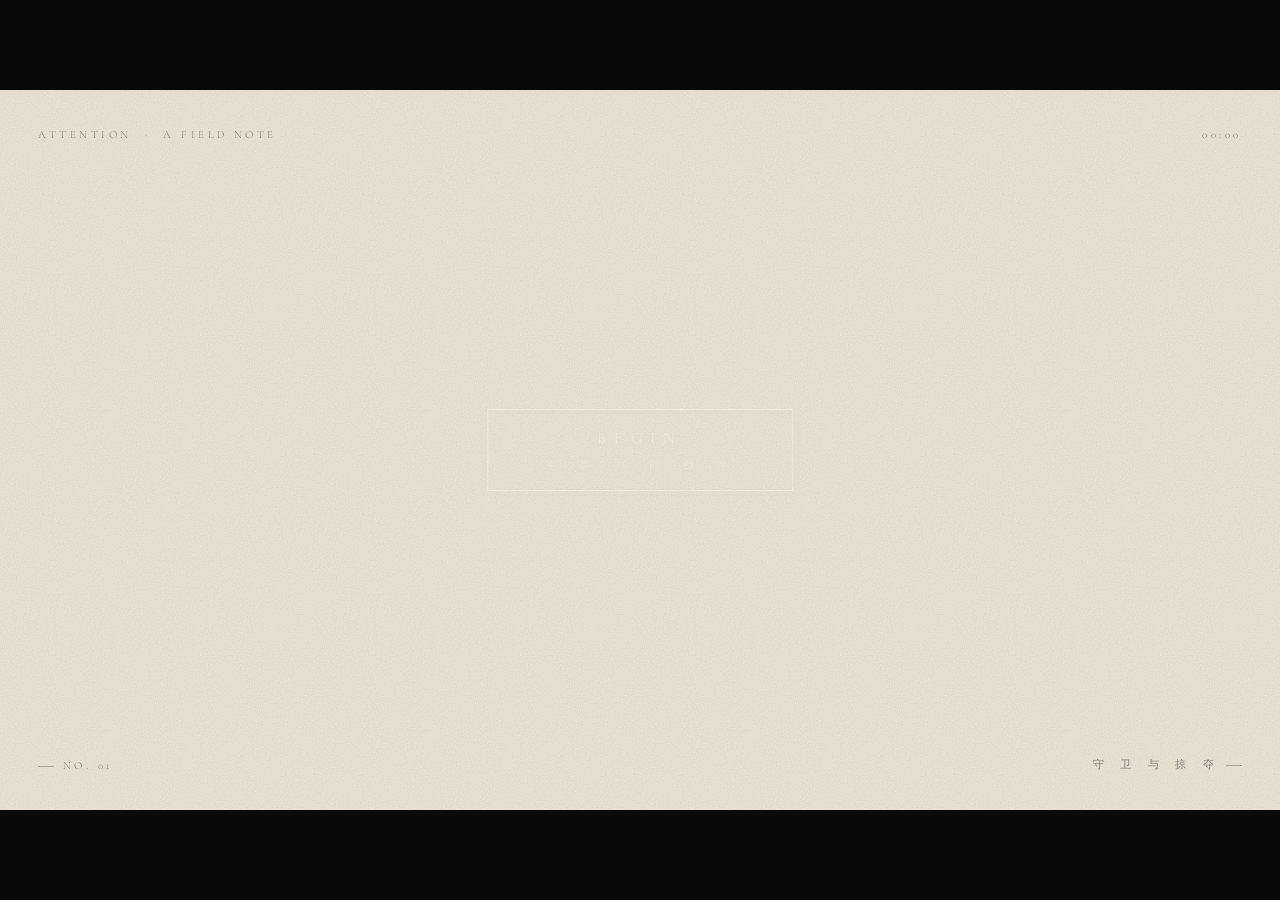
<file: attention.html>
<!DOCTYPE html>
<html lang="zh">
<head>
<meta charset="UTF-8">
<title>注意力的战争</title>
<meta name="viewport" content="width=device-width,initial-scale=1">
<link rel="preconnect" href="https://fonts.googleapis.com">
<link rel="preconnect" href="https://fonts.gstatic.com" crossorigin>
<link href="https://fonts.googleapis.com/css2?family=Cormorant+Garamond:ital,wght@0,300;0,400;0,500;1,300&family=Noto+Sans+SC:wght@200;300;400;500&family=Noto+Serif+SC:wght@300;400;500;600;700&display=swap" rel="stylesheet">
<script src="https://cdnjs.cloudflare.com/ajax/libs/gsap/3.12.5/gsap.min.js"></script>
<style>
  :root {
    --ink:    #0a0a0a;
    --bone:   #efe9d8;
    --bone-2: #e6dfca;
    --blood:  #d6321f;
    --line:   rgba(10,10,10,0.6);
    --line-l: rgba(10,10,10,0.22);
  }
  * { margin:0; padding:0; box-sizing:border-box; -webkit-font-smoothing:antialiased; }
  html, body {
    width:100%; height:100%;
    background: var(--ink);
    overflow: hidden;
    font-family: 'Noto Sans SC', sans-serif;
    color: var(--ink);
  }
  body { display:flex; align-items:center; justify-content:center; }

  /* ============== 纸感颗粒（极淡） ============== */
  body::after {
    content:''; position:fixed; inset:0; pointer-events:none; z-index:200;
    background-image:
      url("data:image/svg+xml;utf8,<svg xmlns='http://www.w3.org/2000/svg' width='320' height='320'><filter id='n'><feTurbulence type='fractalNoise' baseFrequency='0.85' numOctaves='2' stitchTiles='stitch'/><feColorMatrix values='0 0 0 0 0 0 0 0 0 0 0 0 0 0 0 0 0 0 0.18 0'/></filter><rect width='100%' height='100%' filter='url(%23n)'/></svg>");
    opacity: 0.5; mix-blend-mode: multiply;
  }

  .stage {
    position: relative;
    width: 100vw;
    height: 56.25vw;
    max-height: 100vh;
    max-width: 177.78vh;
    background: var(--bone);
    overflow: hidden;
    --u: calc(min(100vw, 177.78vh) / 100);
  }

  .shot { position:absolute; inset:0; display:none; }
  .shot.on { display:block; }

  /* ============== 通用排版 ============== */
  .center {
    position:absolute; top:50%; left:50%;
    transform: translate(-50%,-50%);
  }
  .ch { display:inline-block; }
  .red { color: var(--blood); }
  .red-dot {
    display:inline-block;
    width: calc(var(--u) * 0.55);
    height: calc(var(--u) * 0.55);
    border-radius: 50%;
    background: var(--blood);
    vertical-align: middle;
    margin: 0 calc(var(--u) * 0.6);
    transform: translateY(-0.05em);
  }

  /* ============== 全局角标（极简） ============== */
  .corner {
    position:absolute;
    font-family: 'Cormorant Garamond', serif;
    font-weight: 300;
    font-size: calc(var(--u) * 0.85);
    letter-spacing: 0.32em;
    color: var(--ink);
    opacity: 0.45;
    z-index: 40;
    text-transform: uppercase;
  }
  .corner.tl { top: calc(var(--u) * 3); left: calc(var(--u) * 3); }
  .corner.tr { top: calc(var(--u) * 3); right: calc(var(--u) * 3); }
  .corner.bl { bottom: calc(var(--u) * 3); left: calc(var(--u) * 3); }
  .corner.br { bottom: calc(var(--u) * 3); right: calc(var(--u) * 3); }
  .corner.bl::before {
    content:''; display:inline-block;
    width: calc(var(--u) * 1.2); height: 1px;
    background: var(--ink); opacity: 0.6;
    vertical-align: middle; margin-right: calc(var(--u) * 0.7);
  }
  .corner.br::after {
    content:''; display:inline-block;
    width: calc(var(--u) * 1.2); height: 1px;
    background: var(--ink); opacity: 0.6;
    vertical-align: middle; margin-left: calc(var(--u) * 0.7);
  }

  /* ============== 控制条 ============== */
  .controls {
    position: fixed;
    bottom: 18px; left: 50%;
    transform: translateX(-50%);
    z-index: 500;
    display: flex; gap: 8px;
    background: rgba(10,10,10,0.88);
    padding: 10px 14px;
    border: 1px solid #2a2a2a;
    color: var(--bone);
    font-family: 'Cormorant Garamond', serif;
    letter-spacing: 0.18em;
    font-size: 12px;
    align-items: center;
  }
  .controls button {
    background: transparent; color: var(--bone);
    border: 1px solid #555;
    padding: 6px 12px;
    font-family: inherit; font-size: 11px;
    letter-spacing: 0.2em;
    cursor: pointer;
  }
  .controls button:hover { background: var(--blood); border-color: var(--blood); }
  .controls .scrubber {
    width: 320px;
    -webkit-appearance: none; appearance: none;
    height: 1px; background: #555; outline: none;
    cursor: pointer;
  }
  .controls .scrubber::-webkit-slider-thumb {
    -webkit-appearance: none; appearance: none;
    width: 11px; height: 11px;
    background: var(--blood); border-radius: 50%;
    cursor: pointer;
  }
  .controls .scrubber::-moz-range-thumb {
    width: 11px; height: 11px;
    background: var(--blood); border-radius: 50%;
    cursor: pointer; border: none;
  }
  .controls .tc { min-width: 92px; text-align:center; font-variant-numeric:tabular-nums; }
  .controls.hidden { display:none; }

  .start-btn {
    position: fixed; top: 50%; left: 50%;
    transform: translate(-50%, -50%);
    background: transparent;
    color: var(--bone);
    border: 1px solid var(--bone);
    padding: 18px 56px;
    font-family: 'Cormorant Garamond', serif;
    font-weight: 300;
    font-size: 16px;
    letter-spacing: 0.5em;
    cursor: pointer; z-index: 1000;
    text-transform: uppercase;
  }
  .start-btn:hover { background: var(--blood); border-color: var(--blood); }
  .start-btn.hidden { display: none; }
  .start-btn .sub {
    display:block;
    font-family: 'Noto Sans SC', sans-serif;
    font-weight: 300;
    font-size: 11px;
    letter-spacing: 0.6em;
    margin-top: 8px;
    opacity: 0.7;
  }

  .loader {
    position: fixed; top: calc(50% + 80px); left: 50%;
    transform: translateX(-50%);
    color: var(--bone); opacity: 0.5;
    font-family: 'Cormorant Garamond', serif;
    font-size: 11px; letter-spacing: 0.4em;
    z-index: 999;
  }
  .loader.hidden { display:none; }

  /* ============== S1: 开场 一个红点 ============== */
  .s1-dot {
    position:absolute; top:50%; left:50%;
    width: calc(var(--u) * 0.9);
    height: calc(var(--u) * 0.9);
    border-radius: 50%;
    background: var(--blood);
    transform: translate(-50%,-50%) scale(0);
    opacity: 0;
  }
  .s1-title {
    position:absolute;
    bottom: calc(var(--u) * 14);
    left: 50%;
    transform: translateX(-50%);
    font-family:'Noto Serif SC', serif;
    font-weight: 300;
    font-size: calc(var(--u) * 1.6);
    letter-spacing: 0.7em;
    color: var(--ink);
    opacity: 0;
    white-space: nowrap;
  }
  .s1-en {
    position:absolute;
    top: calc(var(--u) * 14);
    left: 50%;
    transform: translateX(-50%);
    font-family: 'Cormorant Garamond', serif;
    font-style: italic;
    font-weight: 300;
    font-size: calc(var(--u) * 1.3);
    letter-spacing: 0.45em;
    color: var(--ink);
    opacity: 0;
    text-transform: uppercase;
    white-space: nowrap;
  }

  /* ============== S2: 这个世界就是 / 注意力的战争 ============== */
  .s2-row1 {
    position:absolute;
    top: calc(var(--u) * 32);
    left: calc(var(--u) * 14);
    font-family:'Noto Serif SC', serif;
    font-weight: 400;
    font-size: calc(var(--u) * 3.4);
    letter-spacing: 0.18em;
    color: var(--ink);
    opacity:0;
  }
  .s2-row2 {
    position:absolute;
    top: calc(var(--u) * 42);
    left: calc(var(--u) * 14);
    font-family:'Noto Serif SC', serif;
    font-weight: 600;
    font-size: calc(var(--u) * 11);
    letter-spacing: 0.05em;
    color: var(--ink);
    line-height: 1;
  }
  .s2-row2 .ch { opacity:0; display:inline-block; }
  .s2-line {
    position:absolute;
    top: calc(var(--u) * 56);
    left: calc(var(--u) * 14);
    width: calc(var(--u) * 28);
    height: 1px;
    background: var(--ink);
    transform-origin: left;
    transform: scaleX(0);
  }
  .s2-meta {
    position:absolute;
    top: calc(var(--u) * 58);
    left: calc(var(--u) * 14);
    font-family: 'Cormorant Garamond', serif;
    font-style: italic;
    font-weight: 300;
    font-size: calc(var(--u) * 1.05);
    letter-spacing: 0.4em;
    color: var(--ink);
    opacity: 0;
  }

  /* ============== S3: 撕碎 / 千刀万剐 / 最高警戒 ============== */
  .s3-stack {
    position:absolute;
    top: 50%; left: calc(var(--u) * 14);
    transform: translateY(-50%);
    display:flex; flex-direction:column;
    gap: calc(var(--u) * 2.4);
  }
  .s3-line {
    display:flex; align-items:center;
    gap: calc(var(--u) * 1.4);
    opacity:0;
  }
  .s3-num {
    font-family: 'Cormorant Garamond', serif;
    font-style: italic;
    font-weight: 300;
    font-size: calc(var(--u) * 1.3);
    color: var(--blood);
    width: calc(var(--u) * 4);
    letter-spacing: 0.2em;
  }
  .s3-text {
    font-family: 'Noto Serif SC', serif;
    font-weight: 500;
    font-size: calc(var(--u) * 4.6);
    letter-spacing: 0.06em;
    color: var(--ink);
  }
  .s3-text .strike {
    position:relative;
    display:inline-block;
  }
  .s3-text .strike::after {
    content:'';
    position:absolute;
    left: -4%; right: -4%;
    top: 50%;
    height: calc(var(--u) * 0.18);
    background: var(--blood);
    transform: scaleX(0);
    transform-origin: left;
  }
  .s3-stack.struck .s3-text .strike::after {
    transform: scaleX(1);
    transition: transform 0.7s cubic-bezier(.6,0,.3,1);
    transition-delay: 0.4s;
  }
  .s3-mark {
    position:absolute;
    right: calc(var(--u) * 14);
    top: calc(var(--u) * 24);
    width: calc(var(--u) * 6);
    height: calc(var(--u) * 6);
    border: 1px solid var(--ink);
    display:flex; align-items:center; justify-content:center;
    font-family: 'Cormorant Garamond', serif;
    font-size: calc(var(--u) * 2.4);
    color: var(--blood);
    opacity:0;
  }

  /* ============== S4: 目标只有两个 ============== */
  .s4-title {
    position:absolute;
    top: calc(var(--u) * 22);
    left: calc(var(--u) * 14);
    font-family:'Noto Serif SC', serif;
    font-weight:400;
    font-size: calc(var(--u) * 2.4);
    letter-spacing: 0.3em;
    color: var(--ink);
    opacity:0;
  }
  .s4-big {
    position:absolute;
    top: calc(var(--u) * 32);
    left: calc(var(--u) * 14);
    font-family:'Cormorant Garamond', serif;
    font-weight: 300;
    font-size: calc(var(--u) * 32);
    letter-spacing: -0.04em;
    line-height: 0.9;
    color: var(--ink);
    opacity:0;
  }
  .s4-sub {
    position:absolute;
    top: calc(var(--u) * 70);
    left: calc(var(--u) * 14);
    font-family:'Noto Sans SC', sans-serif;
    font-weight: 300;
    font-size: calc(var(--u) * 1.3);
    letter-spacing: 0.5em;
    color: var(--ink);
    opacity: 0;
  }
  .s4-dot {
    position:absolute;
    top: calc(var(--u) * 36);
    left: calc(var(--u) * 30);
    width: calc(var(--u) * 0.7);
    height: calc(var(--u) * 0.7);
    background: var(--blood);
    border-radius: 50%;
    opacity:0;
  }

  /* ============== S5/S6: 01 / 02 守护 / 掠夺 ============== */
  .num-shot {
    padding: calc(var(--u) * 10) calc(var(--u) * 14);
    height:100%;
    display:flex; align-items:center; gap: calc(var(--u) * 8);
  }
  .num-shot .big {
    font-family: 'Cormorant Garamond', serif;
    font-weight: 300;
    font-size: calc(var(--u) * 38);
    line-height: 1;
    letter-spacing: -0.04em;
    color: var(--ink);
    opacity: 0;
  }
  .num-shot .big sup {
    font-family: 'Cormorant Garamond', serif;
    font-style: italic;
    font-size: calc(var(--u) * 4);
    color: var(--blood);
    vertical-align: super;
    margin-left: calc(var(--u) * 1);
    letter-spacing: 0.2em;
  }
  .num-shot .meta {
    font-family: 'Cormorant Garamond', serif;
    font-style: italic;
    font-weight: 300;
    font-size: calc(var(--u) * 1.15);
    color: var(--ink);
    letter-spacing: 0.4em;
    margin-bottom: calc(var(--u) * 1.2);
    opacity: 0;
    text-transform: uppercase;
  }
  .num-shot .verb {
    font-family:'Noto Serif SC', serif;
    font-weight: 600;
    font-size: calc(var(--u) * 8.5);
    color: var(--ink);
    letter-spacing: 0.06em;
    line-height: 1;
    opacity: 0;
  }
  .num-shot .obj {
    font-family:'Noto Sans SC', sans-serif;
    font-weight: 300;
    font-size: calc(var(--u) * 1.7);
    color: var(--ink);
    letter-spacing: 0.4em;
    margin-top: calc(var(--u) * 2);
    opacity: 0;
  }
  .num-shot .quote {
    font-family:'Noto Serif SC', serif;
    font-weight: 300;
    font-style: italic;
    font-size: calc(var(--u) * 1.6);
    color: var(--ink);
    opacity: 0.5;
    letter-spacing: 0.2em;
    margin-top: calc(var(--u) * 4);
    opacity: 0;
  }

  /* ============== S7: 命根子 / 蝗虫过境 ============== */
  .s7-grid {
    position:absolute; inset:0;
    display:grid;
    grid-template-columns: 1fr 1px 1fr;
  }
  .s7-half {
    padding: calc(var(--u) * 10);
    display:flex; flex-direction:column;
    justify-content:center;
    position:relative;
  }
  .s7-divider {
    background: var(--line-l);
    transform: scaleY(0);
    transform-origin: top;
  }
  .s7-tag {
    font-family: 'Cormorant Garamond', serif;
    font-style: italic;
    font-weight: 300;
    font-size: calc(var(--u) * 1.05);
    letter-spacing: 0.4em;
    color: var(--blood);
    opacity:0;
    text-transform: uppercase;
  }
  .s7-verb {
    font-family:'Noto Serif SC', serif;
    font-weight: 600;
    font-size: calc(var(--u) * 6);
    letter-spacing: 0.05em;
    margin-top: calc(var(--u) * 2);
    color: var(--ink);
    opacity:0;
  }
  .s7-as {
    font-family:'Noto Sans SC', sans-serif;
    font-weight: 300;
    font-size: calc(var(--u) * 1.15);
    letter-spacing: 0.4em;
    margin-top: calc(var(--u) * 1.5);
    color: var(--ink); opacity:0;
  }
  .s7-meta {
    font-family:'Noto Serif SC', serif;
    font-weight: 400;
    font-size: calc(var(--u) * 3.4);
    letter-spacing: 0.08em;
    margin-top: calc(var(--u) * 1);
    color: var(--ink); opacity:0;
  }

  /* ============== S8: 发朋友圈 + 高质量 ============== */
  .s8-wrap {
    padding: calc(var(--u) * 14) calc(var(--u) * 14);
  }
  .s8-meta {
    font-family: 'Cormorant Garamond', serif;
    font-style: italic;
    font-weight: 300;
    font-size: calc(var(--u) * 1.05);
    letter-spacing: 0.4em;
    color: var(--blood);
    opacity:0;
    text-transform: uppercase;
  }
  .s8-l1 {
    font-family:'Noto Serif SC', serif;
    font-weight:600;
    font-size: calc(var(--u) * 7);
    letter-spacing: 0.05em;
    margin-top: calc(var(--u) * 2);
    color: var(--ink); opacity: 0;
  }
  .s8-l2 {
    font-family:'Noto Serif SC', serif;
    font-weight: 300;
    font-size: calc(var(--u) * 2.6);
    letter-spacing: 0.18em;
    margin-top: calc(var(--u) * 4);
    color: var(--ink); opacity: 0;
  }
  .s8-l2 .em {
    font-weight: 600;
    border-bottom: 1px solid var(--blood);
    padding-bottom: calc(var(--u) * 0.4);
  }
  .s8-line {
    position:absolute;
    top: calc(var(--u) * 56);
    left: calc(var(--u) * 14);
    width: calc(var(--u) * 18);
    height: 1px;
    background: var(--ink); opacity: 0.5;
    transform-origin: left;
    transform: scaleX(0);
  }

  /* ============== S9: 列表 ============== */
  .s9-wrap {
    padding: calc(var(--u) * 12) calc(var(--u) * 14);
    display:flex; flex-direction:column; height:100%;
  }
  .s9-tag {
    font-family: 'Cormorant Garamond', serif;
    font-style: italic;
    font-size: calc(var(--u) * 1.05);
    letter-spacing: 0.4em;
    color: var(--blood);
    opacity:0;
    text-transform: uppercase;
  }
  .s9-h {
    font-family:'Noto Serif SC', serif;
    font-weight: 400;
    font-size: calc(var(--u) * 2.6);
    letter-spacing: 0.2em;
    margin-top: calc(var(--u) * 2);
    color: var(--ink); opacity:0;
  }
  .s9-list {
    margin-top: calc(var(--u) * 6);
    display:grid;
    grid-template-columns: repeat(2, 1fr);
    gap: calc(var(--u) * 4) calc(var(--u) * 8);
    max-width: calc(var(--u) * 70);
  }
  .s9-item {
    display:flex; align-items:baseline;
    gap: calc(var(--u) * 1.5);
    opacity:0;
    border-bottom: 1px solid var(--line-l);
    padding-bottom: calc(var(--u) * 1.6);
  }
  .s9-item .n {
    font-family:'Cormorant Garamond', serif;
    font-style:italic;
    font-weight: 300;
    font-size: calc(var(--u) * 1.5);
    color: var(--blood);
    letter-spacing: 0.2em;
  }
  .s9-item .t {
    font-family:'Noto Serif SC', serif;
    font-weight:500;
    font-size: calc(var(--u) * 3);
    letter-spacing: 0.12em;
    color: var(--ink);
  }

  /* ============== S10: 潜在的伙伴 ============== */
  .s10-wrap {
    padding: calc(var(--u) * 16) calc(var(--u) * 14);
    display:flex; flex-direction:column;
    justify-content:center; height:100%;
  }
  .s10-line {
    font-family:'Noto Serif SC', serif;
    font-weight: 400;
    font-size: calc(var(--u) * 4);
    letter-spacing: 0.1em;
    color: var(--ink);
    opacity:0;
    line-height: 1.45;
  }
  .s10-line.em {
    font-weight: 600;
    margin-top: calc(var(--u) * 4);
  }
  .s10-line .red {
    color: var(--blood);
  }
  .s10-arrow {
    display:inline-block;
    width: calc(var(--u) * 4);
    height: 1px;
    background: var(--blood);
    vertical-align: middle;
    margin: 0 calc(var(--u) * 1.5);
    transform-origin: left;
    transform: scaleX(0);
  }

  /* ============== S11: 潜在用户 → 购买 (情绪积蓄) ============== */
  .s11-wrap {
    padding: calc(var(--u) * 14);
    display:flex;
    align-items:center;
    height:100%;
    gap: calc(var(--u) * 8);
  }
  .s11-left {
    flex: 1;
    display:flex;
    flex-direction:column;
    gap: calc(var(--u) * 2.4);
  }
  .s11-tag {
    font-family: 'Cormorant Garamond', serif;
    font-style: italic;
    font-size: calc(var(--u) * 1.05);
    letter-spacing: 0.4em;
    color: var(--blood);
    opacity:0;
    text-transform: uppercase;
  }
  .s11-line {
    font-family:'Noto Serif SC', serif;
    font-weight: 500;
    font-size: calc(var(--u) * 3.4);
    letter-spacing: 0.1em;
    color: var(--ink); opacity:0;
  }
  .s11-line.bold {
    font-weight: 600;
    font-size: calc(var(--u) * 4.4);
  }
  .s11-vis {
    width: calc(var(--u) * 30);
    height: calc(var(--u) * 30);
    position:relative;
  }
  .s11-circle {
    position:absolute;
    border: 1px solid var(--ink);
    opacity: 0.18;
    border-radius: 50%;
    top: 50%; left: 50%;
    transform: translate(-50%,-50%) scale(0);
    transform-origin: center;
  }
  .s11-circle.c1 { width: calc(var(--u) * 8); height: calc(var(--u) * 8); }
  .s11-circle.c2 { width: calc(var(--u) * 16); height: calc(var(--u) * 16); }
  .s11-circle.c3 { width: calc(var(--u) * 24); height: calc(var(--u) * 24); }
  .s11-core {
    position:absolute;
    top:50%; left:50%;
    width: calc(var(--u) * 1.2);
    height: calc(var(--u) * 1.2);
    background: var(--blood);
    border-radius: 50%;
    transform: translate(-50%,-50%) scale(0);
  }

  /* ============== S12: 讨厌的人 → 重新喜欢 ============== */
  .s12-wrap {
    padding: calc(var(--u) * 16) calc(var(--u) * 14);
    display:flex; flex-direction:column; justify-content:center; height:100%;
  }
  .s12-l1 {
    font-family:'Noto Serif SC', serif;
    font-weight: 400;
    font-size: calc(var(--u) * 3.4);
    letter-spacing: 0.12em;
    color: var(--ink); opacity:0;
  }
  .s12-l1 .strike {
    text-decoration: line-through;
    text-decoration-color: var(--blood);
    text-decoration-thickness: 2px;
  }
  .s12-l2 {
    font-family:'Noto Serif SC', serif;
    font-weight: 600;
    font-size: calc(var(--u) * 5);
    letter-spacing: 0.1em;
    margin-top: calc(var(--u) * 4);
    color: var(--ink); opacity:0;
  }
  .s12-l2 .red { color: var(--blood); }
  .s12-meta {
    font-family: 'Cormorant Garamond', serif;
    font-style: italic;
    font-size: calc(var(--u) * 1.1);
    letter-spacing: 0.4em;
    color: var(--ink);
    opacity: 0.5;
    margin-top: calc(var(--u) * 4);
    opacity:0;
  }

  /* ============== S13: WIN-WIN-WIN ============== */
  .s13-wrap {
    padding: calc(var(--u) * 10) calc(var(--u) * 14);
    display:flex; flex-direction:column;
    justify-content:center; height:100%;
    gap: calc(var(--u) * 1.4);
  }
  .s13-row {
    display:flex; align-items:baseline;
    gap: calc(var(--u) * 3);
    opacity:0;
  }
  .s13-en {
    font-family:'Cormorant Garamond', serif;
    font-style: italic;
    font-weight: 300;
    font-size: calc(var(--u) * 11);
    color: var(--ink);
    line-height: 1;
    letter-spacing: -0.02em;
  }
  .s13-en .red { color: var(--blood); }
  .s13-cn {
    font-family:'Noto Serif SC', serif;
    font-weight: 400;
    font-size: calc(var(--u) * 1.6);
    color: var(--ink);
    letter-spacing: 0.4em;
  }

  /* ============== S14: 时间 ============== */
  .s14-wrap {
    padding: calc(var(--u) * 12) calc(var(--u) * 14);
    height:100%;
    display:flex; flex-direction:column; justify-content:center;
  }
  .s14-en {
    font-family:'Cormorant Garamond', serif;
    font-style: italic;
    font-weight: 300;
    font-size: calc(var(--u) * 22);
    line-height: 0.9;
    color: var(--ink);
    opacity:0;
    letter-spacing: -0.02em;
  }
  .s14-l1 {
    font-family:'Noto Serif SC', serif;
    font-weight: 300;
    font-size: calc(var(--u) * 2.6);
    margin-top: calc(var(--u) * 4);
    letter-spacing: 0.18em;
    color: var(--ink); opacity:0;
  }
  .s14-l2 {
    font-family:'Noto Serif SC', serif;
    font-weight: 600;
    font-size: calc(var(--u) * 3.6);
    margin-top: calc(var(--u) * 1.2);
    letter-spacing: 0.1em;
    color: var(--ink); opacity:0;
  }
  .s14-l2 .red { color: var(--blood); }

  /* ============== S15: 凝结 ============== */
  .s15-wrap {
    padding: calc(var(--u) * 14);
    height: 100%;
    display:flex; align-items:center; justify-content:center;
    flex-direction:column;
  }
  .s15-line {
    font-family:'Noto Serif SC', serif;
    font-weight: 400;
    font-size: calc(var(--u) * 3.6);
    letter-spacing: 0.12em;
    color: var(--ink); opacity:0;
    text-align:center;
  }
  .s15-line.big {
    font-weight: 600;
    font-size: calc(var(--u) * 5.5);
    margin: calc(var(--u) * 2) 0;
  }
  .s15-line .red { color: var(--blood); }
  .s15-line .arrow {
    display:inline-block;
    margin: 0 calc(var(--u) * 1.5);
    color: var(--blood);
    font-family: 'Cormorant Garamond', serif;
    font-weight: 300;
  }

  /* ============== S16: 攻城略地 公众号 小红书 短视频 长视频 ============== */
  .s16-wrap {
    padding: calc(var(--u) * 12) calc(var(--u) * 14);
    height: 100%;
    display:flex; flex-direction:column; justify-content:center;
  }
  .s16-tag {
    font-family: 'Cormorant Garamond', serif;
    font-style: italic;
    font-size: calc(var(--u) * 1.1);
    letter-spacing: 0.4em;
    color: var(--blood);
    opacity:0;
    text-transform: uppercase;
  }
  .s16-h {
    font-family:'Noto Serif SC', serif;
    font-weight: 600;
    font-size: calc(var(--u) * 4.6);
    letter-spacing: 0.1em;
    margin-top: calc(var(--u) * 2);
    color: var(--ink); opacity:0;
  }
  .s16-grid {
    margin-top: calc(var(--u) * 5);
    display:grid;
    grid-template-columns: repeat(4, 1fr);
    gap: calc(var(--u) * 2);
    max-width: calc(var(--u) * 70);
  }
  .s16-cell {
    border: 1px solid var(--line-l);
    padding: calc(var(--u) * 2.2) calc(var(--u) * 1.5);
    text-align:center;
    opacity:0;
  }
  .s16-cell .n {
    font-family:'Cormorant Garamond', serif;
    font-style:italic;
    font-size: calc(var(--u) * 1);
    color: var(--blood);
    letter-spacing: 0.3em;
    opacity: 0.8;
  }
  .s16-cell .name {
    font-family:'Noto Serif SC', serif;
    font-weight: 500;
    font-size: calc(var(--u) * 2.2);
    color: var(--ink);
    letter-spacing: 0.18em;
    margin-top: calc(var(--u) * 1);
  }

  /* ============== S17: 朋友圈 巩固 ============== */
  .s17-wrap {
    padding: calc(var(--u) * 14);
    height:100%;
    display:flex; align-items:center;
    justify-content: space-between;
  }
  .s17-l {
    flex: 1;
  }
  .s17-l .tag {
    font-family: 'Cormorant Garamond', serif;
    font-style: italic;
    font-size: calc(var(--u) * 1.1);
    letter-spacing: 0.4em;
    color: var(--blood);
    opacity:0;
    text-transform: uppercase;
  }
  .s17-l .h {
    font-family:'Noto Serif SC', serif;
    font-weight: 600;
    font-size: calc(var(--u) * 7);
    letter-spacing: 0.06em;
    margin-top: calc(var(--u) * 2);
    color: var(--ink); opacity:0;
  }
  .s17-l .meta {
    font-family:'Noto Sans SC', sans-serif;
    font-weight: 300;
    font-size: calc(var(--u) * 1.5);
    letter-spacing: 0.4em;
    margin-top: calc(var(--u) * 3);
    color: var(--ink); opacity:0;
  }
  .s17-r {
    width: calc(var(--u) * 30);
    border-left: 1px solid var(--line-l);
    padding-left: calc(var(--u) * 4);
  }
  .s17-r .word {
    font-family:'Noto Serif SC', serif;
    font-weight: 400;
    font-size: calc(var(--u) * 2.2);
    letter-spacing: 0.2em;
    color: var(--ink);
    opacity:0;
    padding: calc(var(--u) * 1) 0;
  }
  .s17-r .word .red { color: var(--blood); }

  /* ============== S18: 大小录 / 灵感 ============== */
  .s18-wrap {
    padding: calc(var(--u) * 14);
    height: 100%;
    display:flex; flex-direction:column;
    justify-content: center;
  }
  .s18-l1 {
    font-family:'Noto Serif SC', serif;
    font-weight: 400;
    font-size: calc(var(--u) * 2.4);
    letter-spacing: 0.18em;
    color: var(--ink); opacity:0;
  }
  .s18-l2 {
    font-family:'Noto Serif SC', serif;
    font-weight: 600;
    font-size: calc(var(--u) * 8);
    letter-spacing: 0.04em;
    color: var(--ink);
    margin-top: calc(var(--u) * 2);
    line-height: 1.05;
  }
  .s18-l2 .ch { display:inline-block; opacity:0; }
  .s18-l3 {
    font-family:'Noto Serif SC', serif;
    font-weight: 300;
    font-size: calc(var(--u) * 2);
    letter-spacing: 0.18em;
    margin-top: calc(var(--u) * 4);
    color: var(--ink); opacity:0;
  }
  .s18-l3 .red { color: var(--blood); }

  /* ============== S19: 再说一遍 ============== */
  .s19-wrap {
    padding: calc(var(--u) * 14);
    height:100%;
    display:flex; flex-direction:column;
    justify-content:center;
  }
  .s19-tag {
    font-family: 'Cormorant Garamond', serif;
    font-style: italic;
    font-size: calc(var(--u) * 1.1);
    letter-spacing: 0.5em;
    color: var(--blood);
    opacity:0;
    text-transform: uppercase;
  }
  .s19-h {
    font-family:'Noto Serif SC', serif;
    font-weight: 600;
    font-size: calc(var(--u) * 6);
    letter-spacing: 0.05em;
    margin-top: calc(var(--u) * 2);
    color: var(--ink); opacity: 0;
  }
  .s19-tags {
    display:flex; gap: calc(var(--u) * 2);
    margin-top: calc(var(--u) * 5);
    flex-wrap:wrap;
  }
  .s19-tag-item {
    font-family:'Noto Serif SC', serif;
    font-weight: 400;
    font-size: calc(var(--u) * 1.8);
    letter-spacing: 0.18em;
    color: var(--ink);
    border: 1px solid var(--line-l);
    padding: calc(var(--u) * 1.2) calc(var(--u) * 2.4);
    opacity:0;
  }
  .s19-tag-item .red { color: var(--blood); }

  /* ============== S20: 守卫的本质 = 稳住情绪 ============== */
  .s20-wrap {
    padding: calc(var(--u) * 14);
    height:100%;
    display:flex; flex-direction:column;
    justify-content:center;
  }
  .s20-eq {
    display:flex; align-items:baseline;
    gap: calc(var(--u) * 3);
    flex-wrap:wrap;
  }
  .s20-l {
    font-family:'Noto Serif SC', serif;
    font-weight: 400;
    font-size: calc(var(--u) * 4);
    letter-spacing: 0.1em;
    color: var(--ink); opacity:0;
  }
  .s20-eq-sign {
    font-family:'Cormorant Garamond', serif;
    font-style: italic;
    font-weight: 300;
    font-size: calc(var(--u) * 4.5);
    color: var(--blood);
    opacity: 0;
  }
  .s20-r {
    font-family:'Noto Serif SC', serif;
    font-weight: 600;
    font-size: calc(var(--u) * 5.5);
    letter-spacing: 0.08em;
    color: var(--ink); opacity: 0;
  }
  .s20-foot {
    margin-top: calc(var(--u) * 6);
    font-family:'Noto Serif SC', serif;
    font-weight: 300;
    font-size: calc(var(--u) * 1.8);
    letter-spacing: 0.2em;
    color: var(--ink); opacity:0;
  }
  .s20-foot .red {
    color: var(--blood);
    border-bottom: 1px solid var(--blood);
    padding-bottom: 2px;
  }

  /* ============== S21: 表达的本质 ============== */
  .s21-wrap {
    padding: calc(var(--u) * 12) calc(var(--u) * 14);
    height:100%;
    display:flex; flex-direction:column; justify-content:center;
  }
  .s21-tag {
    font-family: 'Cormorant Garamond', serif;
    font-style: italic;
    font-size: calc(var(--u) * 1.1);
    letter-spacing: 0.45em;
    color: var(--blood);
    opacity:0;
    text-transform: uppercase;
  }
  .s21-l1 {
    font-family:'Noto Serif SC', serif;
    font-weight: 400;
    font-size: calc(var(--u) * 2.8);
    margin-top: calc(var(--u) * 2);
    letter-spacing: 0.15em;
    color: var(--ink); opacity:0;
  }
  .s21-arrow {
    display:block;
    width: calc(var(--u) * 18);
    height: 1px;
    background: var(--ink);
    margin: calc(var(--u) * 4) 0;
    transform-origin: left;
    transform: scaleX(0);
  }
  .s21-nums {
    display:flex; align-items:baseline;
    gap: calc(var(--u) * 4);
  }
  .s21-num {
    font-family:'Cormorant Garamond', serif;
    font-style: italic;
    font-weight: 300;
    font-size: calc(var(--u) * 12);
    color: var(--ink);
    line-height: 1;
    letter-spacing: -0.04em;
    opacity:0;
  }
  .s21-num .red { color: var(--blood); }
  .s21-num .unit {
    font-family:'Noto Serif SC', serif;
    font-weight: 400;
    font-size: calc(var(--u) * 1.8);
    color: var(--ink);
    letter-spacing: 0.2em;
    margin-left: calc(var(--u) * 0.6);
  }

  /* ============== S22: 心里有位置 = 钱 影响力 资产 ============== */
  .s22-wrap {
    padding: calc(var(--u) * 12) calc(var(--u) * 14);
    height:100%;
    display:flex; flex-direction:column;
    justify-content:center;
    gap: calc(var(--u) * 2);
  }
  .s22-row {
    display:flex; align-items:baseline; gap: calc(var(--u) * 2);
    opacity:0;
  }
  .s22-n {
    font-family:'Cormorant Garamond', serif;
    font-style: italic;
    font-size: calc(var(--u) * 1.4);
    color: var(--blood);
    letter-spacing: 0.3em;
    width: calc(var(--u) * 4);
  }
  .s22-eq {
    font-family:'Cormorant Garamond', serif;
    font-style: italic;
    font-weight: 300;
    font-size: calc(var(--u) * 3);
    color: var(--blood);
  }
  .s22-l {
    font-family:'Noto Serif SC', serif;
    font-weight: 400;
    font-size: calc(var(--u) * 3);
    letter-spacing: 0.18em;
    color: var(--ink);
    width: calc(var(--u) * 16);
  }
  .s22-r {
    font-family:'Noto Serif SC', serif;
    font-weight: 600;
    font-size: calc(var(--u) * 4);
    letter-spacing: 0.12em;
    color: var(--ink);
  }
  .s22-r.last { color: var(--blood); }

  /* ============== S23: 想啊 写啊 说啊 发啊 ============== */
  .s23-wrap {
    padding: calc(var(--u) * 14);
    height: 100%;
    display:flex; flex-direction:column; justify-content:center;
    gap: calc(var(--u) * 2.5);
  }
  .s23-line {
    font-family:'Noto Serif SC', serif;
    font-weight: 600;
    font-size: calc(var(--u) * 6);
    letter-spacing: 0.16em;
    color: var(--ink);
    opacity: 0;
  }
  .s23-line.big {
    font-size: calc(var(--u) * 9);
    color: var(--blood);
    letter-spacing: 0.08em;
  }

  /* ============== S24: 滋养 vs 掠夺 ============== */
  .s24-wrap {
    padding: calc(var(--u) * 12) calc(var(--u) * 14);
    height: 100%;
    display:flex; flex-direction:column;
    justify-content:center;
  }
  .s24-quote {
    font-family:'Noto Serif SC', serif;
    font-weight: 400;
    font-style: italic;
    font-size: calc(var(--u) * 2.4);
    letter-spacing: 0.12em;
    color: var(--ink);
    opacity: 0;
    line-height: 1.6;
    max-width: calc(var(--u) * 60);
  }
  .s24-quote::before {
    content:'"';
    font-family: 'Cormorant Garamond', serif;
    font-size: calc(var(--u) * 8);
    color: var(--blood);
    line-height: 0;
    margin-right: calc(var(--u) * 1.2);
    vertical-align: -0.3em;
    opacity: 0.5;
  }
  .s24-vs {
    margin-top: calc(var(--u) * 5);
    display:flex; align-items:baseline;
    gap: calc(var(--u) * 4);
  }
  .s24-side {
    display:flex; flex-direction:column;
    gap: calc(var(--u) * 0.6);
    opacity:0;
  }
  .s24-side .top {
    font-family:'Noto Serif SC', serif;
    font-weight: 400;
    font-size: calc(var(--u) * 1.8);
    letter-spacing: 0.3em;
    color: var(--ink);
    opacity: 0.6;
  }
  .s24-side .bot {
    font-family:'Noto Serif SC', serif;
    font-weight: 600;
    font-size: calc(var(--u) * 4);
    letter-spacing: 0.12em;
    color: var(--ink);
  }
  .s24-side.r .bot { color: var(--blood); }
  .s24-vs-mid {
    font-family:'Cormorant Garamond', serif;
    font-style: italic;
    font-weight: 300;
    font-size: calc(var(--u) * 2.8);
    color: var(--ink); opacity: 0.4;
    align-self:center;
  }

  /* ============== S25: 无能才狂怒 ============== */
  .s25-wrap {
    padding: calc(var(--u) * 14);
    height: 100%;
    display:flex; flex-direction:column;
    justify-content:center;
  }
  .s25-l1 {
    font-family:'Noto Serif SC', serif;
    font-weight: 600;
    font-size: calc(var(--u) * 7);
    letter-spacing: 0.06em;
    color: var(--ink); opacity:0;
    line-height: 1.05;
  }
  .s25-l1 .red { color: var(--blood); }
  .s25-l2 {
    font-family:'Noto Serif SC', serif;
    font-weight: 300;
    font-style: italic;
    font-size: calc(var(--u) * 2.4);
    letter-spacing: 0.18em;
    color: var(--ink); opacity:0;
    margin-top: calc(var(--u) * 4);
  }

  /* ============== S26: 圈层跃升 ============== */
  .s26-wrap {
    padding: calc(var(--u) * 14);
    height:100%;
    position:relative;
  }
  .s26-stairs {
    position:absolute;
    bottom: calc(var(--u) * 14);
    left: calc(var(--u) * 14);
    display:flex; align-items:flex-end;
    gap: calc(var(--u) * 0.8);
  }
  .s26-step {
    width: calc(var(--u) * 6);
    background: var(--line-l);
    transform-origin: bottom;
    transform: scaleY(0);
  }
  .s26-step.s1 { height: calc(var(--u) * 6); }
  .s26-step.s2 { height: calc(var(--u) * 12); }
  .s26-step.s3 { height: calc(var(--u) * 18); }
  .s26-step.s4 { height: calc(var(--u) * 24); background: var(--ink); }
  .s26-step.s5 {
    height: calc(var(--u) * 30);
    background: var(--blood);
  }
  .s26-text {
    position:absolute;
    top: calc(var(--u) * 16);
    left: calc(var(--u) * 14);
    max-width: calc(var(--u) * 50);
  }
  .s26-l1 {
    font-family:'Noto Serif SC', serif;
    font-weight: 400;
    font-size: calc(var(--u) * 2.4);
    letter-spacing: 0.15em;
    color: var(--ink);
    opacity:0;
    line-height: 1.5;
  }
  .s26-l2 {
    font-family:'Noto Serif SC', serif;
    font-weight: 600;
    font-size: calc(var(--u) * 4.6);
    letter-spacing: 0.08em;
    margin-top: calc(var(--u) * 3);
    color: var(--ink); opacity:0;
  }
  .s26-l2 .red { color: var(--blood); }

  /* ============== S27: 关注爱你的人 / 不喜欢你的人也爱上你 ============== */
  .s27-wrap {
    padding: calc(var(--u) * 12) calc(var(--u) * 14);
    height: 100%;
    display:flex; flex-direction:column;
    justify-content:center;
    gap: calc(var(--u) * 4);
  }
  .s27-block {
    opacity:0;
  }
  .s27-block .lab {
    font-family:'Cormorant Garamond', serif;
    font-style: italic;
    font-size: calc(var(--u) * 1.1);
    letter-spacing: 0.5em;
    color: var(--blood);
    text-transform: uppercase;
  }
  .s27-block .text {
    font-family:'Noto Serif SC', serif;
    font-weight: 500;
    font-size: calc(var(--u) * 3.4);
    letter-spacing: 0.1em;
    color: var(--ink);
    margin-top: calc(var(--u) * 1.4);
    line-height: 1.5;
  }
  .s27-block .text .em {
    font-weight: 700;
    border-bottom: 1px solid var(--blood);
  }

  /* ============== S28: 这才是人生的美妙 / 收尾 ============== */
  .s28-wrap {
    height:100%;
    display:flex; flex-direction:column;
    align-items:center; justify-content:center;
    text-align:center;
  }
  .s28-q {
    font-family:'Noto Serif SC', serif;
    font-weight: 400;
    font-size: calc(var(--u) * 4);
    letter-spacing: 0.3em;
    color: var(--ink); opacity:0;
  }
  .s28-en {
    font-family:'Cormorant Garamond', serif;
    font-style: italic;
    font-weight: 300;
    font-size: calc(var(--u) * 1.4);
    letter-spacing: 0.5em;
    color: var(--ink);
    opacity: 0;
    margin-top: calc(var(--u) * 3);
    text-transform: uppercase;
  }
  .s28-divider {
    width: calc(var(--u) * 16);
    height: 1px;
    background: var(--ink);
    margin: calc(var(--u) * 6) 0 calc(var(--u) * 4);
    transform-origin: center;
    transform: scaleX(0);
    opacity: 0.5;
  }
  .s28-final {
    font-family:'Noto Serif SC', serif;
    font-weight: 600;
    font-size: calc(var(--u) * 3.6);
    letter-spacing: 0.18em;
    color: var(--ink); opacity:0;
    line-height: 1.6;
  }
  .s28-final .red { color: var(--blood); }
  .s28-fin {
    margin-top: calc(var(--u) * 6);
    font-family:'Cormorant Garamond', serif;
    font-style: italic;
    font-size: calc(var(--u) * 1.1);
    letter-spacing: 0.6em;
    color: var(--ink); opacity:0;
    text-transform: uppercase;
  }

  /* ============== 全局过场（极淡 wash） ============== */
  .wash {
    position:absolute; inset:0;
    background: var(--bone);
    opacity: 0; pointer-events:none;
    z-index: 100;
  }
</style>
</head>
<body>

<div class="stage" id="stage">

  <!-- 角标：左上 标题 / 右上 时间码 / 左下 编号 / 右下 标语 -->
  <div class="corner tl">Attention &nbsp;·&nbsp; A Field Note</div>
  <div class="corner tr" id="stampR">00:00</div>
  <div class="corner bl">No.&nbsp;01</div>
  <div class="corner br">守 &nbsp;卫 &nbsp;与 &nbsp;掠 &nbsp;夺</div>

  <div class="wash" id="wash"></div>

  <!-- ================ S1: 开场 ================ -->
  <div class="shot" id="s1">
    <div class="s1-en" id="s1en">The War of Attention</div>
    <div class="s1-dot" id="s1dot"></div>
    <div class="s1-title" id="s1title">注 意 力 的 战 争</div>
  </div>

  <!-- ================ S2: 这个世界 / 注意力的战争 ================ -->
  <div class="shot" id="s2">
    <div class="s2-row1" id="s2r1">这 个 世 界 就 是 ——</div>
    <div class="s2-row2" id="s2r2">
      <span class="ch">注</span><span class="ch">意</span><span class="ch">力</span><span class="ch">的</span><span class="ch">战</span><span class="ch">争</span>
    </div>
    <div class="s2-line" id="s2line"></div>
    <div class="s2-meta" id="s2meta">A WAR &nbsp; OF &nbsp; ATTENTION</div>
  </div>

  <!-- ================ S3: 撕碎 / 千刀万剐 / 最高警戒 ================ -->
  <div class="shot" id="s3">
    <div class="s3-stack" id="s3stack">
      <div class="s3-line" data-i="1">
        <span class="s3-num">001</span>
        <span class="s3-text">撕 碎 你 的 注 意 力</span>
      </div>
      <div class="s3-line" data-i="2">
        <span class="s3-num">002</span>
        <span class="s3-text"><span class="strike">千 刀 万 剐</span></span>
      </div>
      <div class="s3-line" data-i="3">
        <span class="s3-num">003</span>
        <span class="s3-text">最 高 警 戒</span>
      </div>
    </div>
    <div class="s3-mark" id="s3mark">!</div>
  </div>

  <!-- ================ S4: 目标只有两个 ================ -->
  <div class="shot" id="s4">
    <div class="s4-title" id="s4t">所 以 — 目 标 只 有 两 个</div>
    <div class="s4-big" id="s4big">02<span class="s4-dot" style="position:relative;display:inline-block;width:0.18em;height:0.18em;background:var(--blood);border-radius:50%;vertical-align:super;margin-left:0.05em;"></span></div>
    <div class="s4-sub" id="s4sub">T H E &nbsp; O N L Y &nbsp; T W O</div>
  </div>

  <!-- ================ S5: 01 守护 ================ -->
  <div class="shot" id="s5">
    <div class="num-shot">
      <div class="big" id="s5big">01</div>
      <div>
        <div class="meta" id="s5meta">DEFEND</div>
        <div class="verb" id="s5verb">守 护</div>
        <div class="obj" id="s5obj">自 己 的 注 意 力</div>
        <div class="quote" id="s5q">— 像 守 护 命 根 子 一 样</div>
      </div>
    </div>
  </div>

  <!-- ================ S6: 02 掠夺 ================ -->
  <div class="shot" id="s6">
    <div class="num-shot">
      <div class="big" id="s6big">02</div>
      <div>
        <div class="meta" id="s6meta">PLUNDER</div>
        <div class="verb" id="s6verb">掠 夺</div>
        <div class="obj" id="s6obj">别 人 的 注 意 力</div>
        <div class="quote" id="s6q">— 像 蝗 虫 过 境 一 样</div>
      </div>
    </div>
  </div>

  <!-- ================ S7: 命根子 / 蝗虫 (并置) ================ -->
  <div class="shot" id="s7">
    <div class="s7-grid">
      <div class="s7-half" id="s7l">
        <div class="s7-tag">DEFEND · 守</div>
        <div class="s7-verb">守 护</div>
        <div class="s7-as">像 守 护</div>
        <div class="s7-meta">命 根 子</div>
      </div>
      <div class="s7-divider" id="s7div"></div>
      <div class="s7-half" id="s7r">
        <div class="s7-tag">PLUNDER · 掠</div>
        <div class="s7-verb">掠 夺</div>
        <div class="s7-as">像</div>
        <div class="s7-meta">蝗 虫 过 境</div>
      </div>
    </div>
  </div>

  <!-- ================ S8: 发朋友圈 / 高质量 ================ -->
  <div class="shot" id="s8">
    <div class="s8-wrap">
      <div class="s8-meta" id="s8m">SO &nbsp;— &nbsp;MAKE &nbsp;THEM &nbsp;SEE</div>
      <div class="s8-l1" id="s8l1">有 话 说 ， 一 定 要 发 朋 友 圈</div>
      <div class="s8-l2" id="s8l2">让 别 人 <span class="em">看 到 你</span> &nbsp; — &nbsp; 且 更 高 质 量 地 看 到</div>
    </div>
    <div class="s8-line" id="s8line"></div>
  </div>

  <!-- ================ S9: 列表 ================ -->
  <div class="shot" id="s9">
    <div class="s9-wrap">
      <div class="s9-tag" id="s9tag">LET THEM KNOW &nbsp;— &nbsp;让 他 们 知 道</div>
      <div class="s9-h" id="s9h">你 的 状 态 · 进 度 · 价 值 · 业 务</div>
      <div class="s9-list">
        <div class="s9-item"><span class="n">001 /</span><span class="t">你 在 做 什 么</span></div>
        <div class="s9-item"><span class="n">002 /</span><span class="t">你 的 成 长 与 进 步</span></div>
        <div class="s9-item"><span class="n">003 /</span><span class="t">你 值 多 少 钱</span></div>
        <div class="s9-item"><span class="n">004 /</span><span class="t">你 的 业 务</span></div>
      </div>
    </div>
  </div>

  <!-- ================ S10: 潜在的伙伴 ================ -->
  <div class="shot" id="s10">
    <div class="s10-wrap">
      <div class="s10-line" id="s10l1">潜 在 的 伙 伴 &nbsp; — &nbsp; 看 见 你</div>
      <div class="s10-line" id="s10l2">了 解 你 <span class="s10-arrow" id="s10a"></span> <span class="red">主 动 来 接 触 你</span></div>
    </div>
  </div>

  <!-- ================ S11: 潜在用户 → 购买 ================ -->
  <div class="shot" id="s11">
    <div class="s11-wrap">
      <div class="s11-left">
        <div class="s11-tag" id="s11t">USER · 潜 在 用 户</div>
        <div class="s11-line" id="s11a">悄 悄 积 攒 购 买 的 意 愿</div>
        <div class="s11-line" id="s11b">情 绪 积 蓄 足 够 — 然 后</div>
        <div class="s11-line bold" id="s11c"><span class="red">爆 发 变 成 购 买</span></div>
      </div>
      <div class="s11-vis">
        <div class="s11-circle c3" id="s11c3"></div>
        <div class="s11-circle c2" id="s11c2"></div>
        <div class="s11-circle c1" id="s11c1"></div>
        <div class="s11-core" id="s11core"></div>
      </div>
    </div>
  </div>

  <!-- ================ S12: 讨厌的人 ================ -->
  <div class="shot" id="s12">
    <div class="s12-wrap">
      <div class="s12-l1" id="s12l1">你 讨 厌 的 人 — 也 会 看 到 你</div>
      <div class="s12-l2" id="s12l2">不 停 浪 费 他 的 注 意 力 — &nbsp;<span class="red">某 天 重 新 喜 欢 上 你</span></div>
      <div class="s12-meta" id="s12m">WIN &nbsp;— &nbsp;WIN &nbsp;— &nbsp;WIN</div>
    </div>
  </div>

  <!-- ================ S13: WIN-WIN-WIN ================ -->
  <div class="shot" id="s13">
    <div class="s13-wrap">
      <div class="s13-row" id="s13a"><span class="s13-en"><em>Win</em></span><span class="s13-cn">伙 伴 来 找 你</span></div>
      <div class="s13-row" id="s13b"><span class="s13-en"><em>Win</em></span><span class="s13-cn">用 户 买 了 你</span></div>
      <div class="s13-row" id="s13c"><span class="s13-en"><em><span class="red">Win</span></em></span><span class="s13-cn">敌 人 也 爱 上 你</span></div>
    </div>
  </div>

  <!-- ================ S14: 时间 ================ -->
  <div class="shot" id="s14">
    <div class="s14-wrap">
      <div class="s14-en" id="s14en"><em>Time</em></div>
      <div class="s14-l1" id="s14l1">— 不 能 被 掠 夺</div>
      <div class="s14-l2" id="s14l2">但 这 份 时 间 花 在 谁 身 上 — <span class="red">是 可 以 被 决 定 的</span></div>
    </div>
  </div>

  <!-- ================ S15: 凝结 / 触达 ================ -->
  <div class="shot" id="s15">
    <div class="s15-wrap">
      <div class="s15-line" id="s15a">把 自 己 的 注 意 力 能 量</div>
      <div class="s15-line big" id="s15b">凝 结 成 <span class="red">高 质 量 的 内 容</span></div>
      <div class="s15-line" id="s15c"><span class="arrow">/</span> 尽 可 能 地 触 达 足 够 多 的 人 <span class="arrow">/</span></div>
    </div>
  </div>

  <!-- ================ S16: 攻城略地 ================ -->
  <div class="shot" id="s16">
    <div class="s16-wrap">
      <div class="s16-tag" id="s16t">SO — 攻 城 略 地</div>
      <div class="s16-h" id="s16h">公 众 号 · 小 红 书 · 短 视 频 · 长 视 频</div>
      <div class="s16-grid">
        <div class="s16-cell" id="s16c1"><div class="n">/ 01</div><div class="name">公 众 号</div></div>
        <div class="s16-cell" id="s16c2"><div class="n">/ 02</div><div class="name">小 红 书</div></div>
        <div class="s16-cell" id="s16c3"><div class="n">/ 03</div><div class="name">短 视 频</div></div>
        <div class="s16-cell" id="s16c4"><div class="n">/ 04</div><div class="name">长 视 频</div></div>
      </div>
    </div>
  </div>

  <!-- ================ S17: 朋友圈 巩固 ================ -->
  <div class="shot" id="s17">
    <div class="s17-wrap">
      <div class="s17-l">
        <div class="tag" id="s17t">AND — 巩 固 与 深 耕</div>
        <div class="h" id="s17h">朋 友 圈</div>
        <div class="meta" id="s17m">为 那 些 已 经 在 你 身 边 的 人</div>
      </div>
      <div class="s17-r">
        <div class="word" id="s17w1">/ &nbsp;<span class="red">巩 固</span></div>
        <div class="word" id="s17w2">/ &nbsp;<span class="red">深 耕</span></div>
        <div class="word" id="s17w3">/ &nbsp;<span class="red">复 利</span></div>
      </div>
    </div>
  </div>

  <!-- ================ S18: 大小录 / 灵感是礼物 ================ -->
  <div class="shot" id="s18">
    <div class="s18-wrap">
      <div class="s18-l1" id="s18l1">习 惯 — 随 时 随 地</div>
      <div class="s18-l2" id="s18l2">
        <span class="ch">大</span><span class="ch">小</span><span class="ch">录</span>
      </div>
      <div class="s18-l3" id="s18l3">灵 感 是 老 天 给 你 的 礼 物 — &nbsp;<span class="red">有 效 期 很 短</span></div>
    </div>
  </div>

  <!-- ================ S19: 再说一遍 / 复利 资产 ================ -->
  <div class="shot" id="s19">
    <div class="s19-wrap">
      <div class="s19-tag" id="s19t">AGAIN &nbsp;— &nbsp;再 说 一 遍</div>
      <div class="s19-h" id="s19h">守 护 · 命 根 子 · 你 的 注 意 力</div>
      <div class="s19-tags" id="s19tags">
        <div class="s19-tag-item">可 以 <span class="red">复 利</span></div>
        <div class="s19-tag-item">可 以 <span class="red">积 累 资 产</span></div>
        <div class="s19-tag-item">至 少 — <span class="red">带 来 快 乐</span></div>
        <div class="s19-tag-item">未 来 越 来 越 <span class="red">轻 松</span></div>
      </div>
    </div>
  </div>

  <!-- ================ S20: 守卫的本质 = 稳住情绪 ================ -->
  <div class="shot" id="s20">
    <div class="s20-wrap">
      <div class="s20-eq">
        <div class="s20-l" id="s20l">守 卫 注 意 力 的 本 质</div>
        <div class="s20-eq-sign" id="s20eq">=</div>
        <div class="s20-r" id="s20r">稳 住 你 的 情 绪</div>
      </div>
      <div class="s20-foot" id="s20f">把 情 绪 当 作 信 号 &nbsp;— &nbsp;<span class="red">焦 虑 ， 就 是 注 意 力 在 流 失</span></div>
    </div>
  </div>

  <!-- ================ S21: 表达 = 一瞬 → 几千几万份 ================ -->
  <div class="shot" id="s21">
    <div class="s21-wrap">
      <div class="s21-tag" id="s21t">EXPRESS &nbsp;— &nbsp;表 达 的 本 质</div>
      <div class="s21-l1" id="s21l">把 这 一 瞬 的 时 间 — 拿 到 互 联 网 上</div>
      <div class="s21-arrow" id="s21arr"></div>
      <div class="s21-nums">
        <div class="s21-num" id="s21n1"><em>×&nbsp;100</em><span class="unit">份</span></div>
        <div class="s21-num" id="s21n2"><em>×&nbsp;1,000</em><span class="unit">份</span></div>
        <div class="s21-num" id="s21n3"><em><span class="red">×&nbsp;10,000</span></em><span class="unit">份 注 意 力</span></div>
      </div>
    </div>
  </div>

  <!-- ================ S22: 心里有位置 = 钱 影响力 资产 ================ -->
  <div class="shot" id="s22">
    <div class="s22-wrap">
      <div class="s22-row" id="s22a"><span class="s22-n">001</span><span class="s22-l">心 里 有 位 置</span><span class="s22-eq">=</span><span class="s22-r">钱</span></div>
      <div class="s22-row" id="s22b"><span class="s22-n">002</span><span class="s22-l">心 里 有 位 置</span><span class="s22-eq">=</span><span class="s22-r">影 响 力</span></div>
      <div class="s22-row" id="s22c"><span class="s22-n">003</span><span class="s22-l">心 里 有 位 置</span><span class="s22-eq">=</span><span class="s22-r last">你 的 资 产</span></div>
    </div>
  </div>

  <!-- ================ S23: 想啊 写啊 说啊 发啊 ================ -->
  <div class="shot" id="s23">
    <div class="s23-wrap">
      <div class="s23-line" id="s23a">想 啊 — 写 啊 — 说 啊</div>
      <div class="s23-line big" id="s23b">发 啊 &nbsp; 发 啊 &nbsp; 发 啊</div>
    </div>
  </div>

  <!-- ================ S24: 滋养 vs 掠夺 ================ -->
  <div class="shot" id="s24">
    <div class="s24-wrap">
      <div class="s24-quote" id="s24q">真 正 持 久 的 注 意 力 — 靠 的 不 是 掠 夺 ， 而 是 让 对 方 觉 得 值 得 。</div>
      <div class="s24-vs">
        <div class="s24-side l" id="s24l">
          <div class="top">被 收 割</div>
          <div class="bot">流 量</div>
        </div>
        <div class="s24-vs-mid">vs</div>
        <div class="s24-side r" id="s24r">
          <div class="top">被 滋 养</div>
          <div class="bot">信 任</div>
        </div>
      </div>
    </div>
  </div>

  <!-- ================ S25: 无能才狂怒 ================ -->
  <div class="shot" id="s25">
    <div class="s25-wrap">
      <div class="s25-l1" id="s25l1"><span class="red">无 能</span> ， 才 会 狂 怒 。</div>
      <div class="s25-l2" id="s25l2">真 的 有 办 法 的 人 — 连 阴 阳 怪 气 都 不 会</div>
    </div>
  </div>

  <!-- ================ S26: 圈层跃升 ================ -->
  <div class="shot" id="s26">
    <div class="s26-wrap">
      <div class="s26-text">
        <div class="s26-l1" id="s26l1">让 时 间 不 重 要 的 人 — 去 聊 那 些 事</div>
        <div class="s26-l2" id="s26l2">让 时 间 重 要 的 人 — <span class="red">不 可 避 免 地 沾 染 上 你</span></div>
      </div>
      <div class="s26-stairs">
        <div class="s26-step s1" id="s26st1"></div>
        <div class="s26-step s2" id="s26st2"></div>
        <div class="s26-step s3" id="s26st3"></div>
        <div class="s26-step s4" id="s26st4"></div>
        <div class="s26-step s5" id="s26st5"></div>
      </div>
    </div>
  </div>

  <!-- ================ S27: 关注爱你的人 / 不喜欢你的人 ================ -->
  <div class="shot" id="s27">
    <div class="s27-wrap">
      <div class="s27-block" id="s27a">
        <div class="lab">/ 01 &nbsp;LOVE</div>
        <div class="text">关 注 那 些 — <span class="em">爱 你 的 人</span></div>
      </div>
      <div class="s27-block" id="s27b">
        <div class="lab">/ 02 &nbsp;TIME</div>
        <div class="text">活 得 够 久 — 那 些 不 喜 欢 你 的 人</div>
      </div>
      <div class="s27-block" id="s27c">
        <div class="lab">/ 03 &nbsp;TURN</div>
        <div class="text">无 可 救 药 地 — <span class="em">需 要 你 ， 爱 上 你</span></div>
      </div>
    </div>
  </div>

  <!-- ================ S28: 这才是人生的美妙 / 收尾 ================ -->
  <div class="shot" id="s28">
    <div class="s28-wrap">
      <div class="s28-q" id="s28q">这 才 是 人 生 的 美 妙</div>
      <div class="s28-en" id="s28en">— THIS IS THE BEAUTY OF A LIFE —</div>
      <div class="s28-divider" id="s28div"></div>
      <div class="s28-final" id="s28f">守 卫 你 的 注 意 力 ， <span class="red">掠 夺 别 人 的 注 意 力 。</span></div>
      <div class="s28-fin" id="s28fin">— FIN —</div>
    </div>
  </div>

</div>

<!-- 启动按钮 -->
<button class="start-btn" id="startBtn">
  Begin
  <span class="sub">注 &nbsp;意 &nbsp;力 &nbsp;的 &nbsp;战 &nbsp;争</span>
</button>
<div class="loader hidden" id="loader">LOADING . . .</div>

<!-- 控制条 -->
<div class="controls hidden" id="controls">
  <button id="ctrlPlay">PLAY</button>
  <button id="ctrlRestart">RESTART</button>
  <input type="range" class="scrubber" id="scrub" min="0" max="512" step="0.1" value="0">
  <span class="tc" id="ctrlTc">00:00 / 08:32</span>
  <button id="ctrlHide" title="录屏前点这个">HIDE UI</button>
</div>

<!-- 音频 -->
<audio id="audio" preload="auto" src="audio.mp3"></audio>

<script>
/* ============== 工具 ============== */
const audio    = document.getElementById('audio');
const startBtn = document.getElementById('startBtn');
const stampR   = document.getElementById('stampR');
const controls = document.getElementById('controls');
const ctrlPlay = document.getElementById('ctrlPlay');
const ctrlTc   = document.getElementById('ctrlTc');
const scrub    = document.getElementById('scrub');
const wash     = document.getElementById('wash');
const loader   = document.getElementById('loader');

function fmt(t){
  const m = Math.floor(t/60).toString().padStart(2,'0');
  const s = Math.floor(t%60).toString().padStart(2,'0');
  return `${m}:${s}`;
}
function show(id){
  document.querySelectorAll('.shot').forEach(el => el.classList.remove('on'));
  const el = document.getElementById(id);
  if (el) el.classList.add('on');
}
/* 极淡 wash 过场（取代闪光） */
function transition(dur=0.35){
  gsap.fromTo(wash, {opacity: 0}, {opacity: 0.7, duration: dur*0.45, yoyo:true, repeat:1, ease:'sine.inOut'});
}

const animTokens = new Set();
function newToken(){
  const t = {alive:true};
  animTokens.add(t);
  return t;
}
function killAll(){
  animTokens.forEach(t => t.alive = false);
  animTokens.clear();
  gsap.killTweensOf('*');
  // 重置 stack 上的伪类切换
  document.querySelectorAll('.s3-stack').forEach(s => s.classList.remove('struck'));
}

/* ============== Cue 列表（时间码 = 秒） ============== */
const cues = [];

/* C1 — 0:00 开场 静默 → 红点 → 标题 */
cues.push({ at: 0.5, fn: () => {
  show('s1');
  gsap.set('.s1-dot', {opacity:0, scale:0});
  gsap.set('.s1-en, .s1-title', {opacity:0});
  gsap.to('#s1dot', {opacity:1, scale:1, duration:1.6, delay:0.3, ease:'power2.out'});
  gsap.to('#s1title', {opacity:0.85, duration:2.0, delay:1.5, ease:'power1.out'});
  gsap.to('#s1en', {opacity:0.55, duration:2.0, delay:2.2, ease:'power1.out'});
}});

/* C2 — 0:08 这个世界就是 / 注意力的战争 */
cues.push({ at: 8.0, fn: () => {
  show('s2');
  transition();
  gsap.set('#s2r1', {opacity:0, x:-30});
  gsap.set('.s2-row2 .ch', {opacity:0, y:30});
  gsap.set('#s2line', {scaleX:0});
  gsap.set('#s2meta', {opacity:0});
  gsap.to('#s2r1', {opacity:1, x:0, duration:1.2, delay:0.2, ease:'power2.out'});
  gsap.to('.s2-row2 .ch', {opacity:1, y:0, duration:0.6, stagger:0.15, delay:1.4, ease:'power2.out'});
  gsap.to('#s2line', {scaleX:1, duration:1.2, delay:3.2, ease:'power3.inOut'});
  gsap.to('#s2meta', {opacity:0.7, duration:1.0, delay:3.6});
}});

/* C3 — 0:24 撕碎 / 千刀万剐 / 最高警戒 */
cues.push({ at: 24.0, fn: () => {
  show('s3');
  transition();
  gsap.set('.s3-line', {opacity:0, x:-20});
  gsap.set('#s3mark', {opacity:0, scale:1.2});
  gsap.to('.s3-line', {opacity:1, x:0, duration:0.9, stagger:1.6, delay:0.3, ease:'power2.out'});
  // 第二行的删除线在第二行入场后触发
  setTimeout(() => {
    document.getElementById('s3stack').classList.add('struck');
  }, 2300);
  gsap.to('#s3mark', {opacity:0.9, scale:1, duration:0.6, delay:5.0, ease:'power2.out'});
}});

/* C4 — 0:42 目标只有两个 */
cues.push({ at: 42.0, fn: () => {
  show('s4');
  transition();
  gsap.set('#s4t', {opacity:0, y:-15});
  gsap.set('#s4big', {opacity:0, y:30});
  gsap.set('#s4sub', {opacity:0});
  gsap.to('#s4t', {opacity:0.85, y:0, duration:1.0, delay:0.3, ease:'power2.out'});
  gsap.to('#s4big', {opacity:1, y:0, duration:1.4, delay:1.2, ease:'power3.out'});
  gsap.to('#s4sub', {opacity:0.55, duration:1.2, delay:2.6});
}});

/* C5 — 0:55 01 守护 */
cues.push({ at: 55.0, fn: () => {
  show('s5');
  transition();
  gsap.set('#s5big', {opacity:0, y:30});
  gsap.set('#s5meta, #s5verb, #s5obj, #s5q', {opacity:0, x:-15});
  gsap.to('#s5big', {opacity:1, y:0, duration:1.4, ease:'power3.out'});
  gsap.to('#s5meta', {opacity:0.7, x:0, duration:1.0, delay:1.2});
  gsap.to('#s5verb', {opacity:1, x:0, duration:1.2, delay:1.8, ease:'power2.out'});
  gsap.to('#s5obj', {opacity:0.85, x:0, duration:1.0, delay:2.6});
  gsap.to('#s5q', {opacity:0.55, x:0, duration:1.0, delay:3.4});
}});

/* C6 — 1:11 02 掠夺 */
cues.push({ at: 71.0, fn: () => {
  show('s6');
  transition();
  gsap.set('#s6big', {opacity:0, y:30});
  gsap.set('#s6meta, #s6verb, #s6obj, #s6q', {opacity:0, x:-15});
  gsap.to('#s6big', {opacity:1, y:0, duration:1.4, ease:'power3.out'});
  gsap.to('#s6meta', {opacity:0.7, x:0, duration:1.0, delay:1.2});
  gsap.to('#s6verb', {opacity:1, x:0, duration:1.2, delay:1.8, ease:'power2.out'});
  gsap.to('#s6obj', {opacity:0.85, x:0, duration:1.0, delay:2.6});
  gsap.to('#s6q', {opacity:0.55, x:0, duration:1.0, delay:3.4});
}});

/* C7 — 1:27 命根子 / 蝗虫过境 (并置) */
cues.push({ at: 87.0, fn: () => {
  show('s7');
  transition();
  gsap.set('#s7div', {scaleY:0});
  gsap.set('#s7l .s7-tag, #s7l .s7-verb, #s7l .s7-as, #s7l .s7-meta', {opacity:0, y:15});
  gsap.set('#s7r .s7-tag, #s7r .s7-verb, #s7r .s7-as, #s7r .s7-meta', {opacity:0, y:15});
  gsap.to('#s7div', {scaleY:1, duration:1.4, delay:0.2, ease:'power3.inOut'});
  gsap.to('#s7l .s7-tag, #s7l .s7-verb, #s7l .s7-as, #s7l .s7-meta',
    {opacity:1, y:0, duration:0.9, stagger:0.5, delay:0.6, ease:'power2.out'});
  gsap.to('#s7r .s7-tag, #s7r .s7-verb, #s7r .s7-as, #s7r .s7-meta',
    {opacity:1, y:0, duration:0.9, stagger:0.5, delay:3.5, ease:'power2.out'});
}});

/* C8 — 1:46 发朋友圈 / 高质量 */
cues.push({ at: 106.0, fn: () => {
  show('s8');
  transition();
  gsap.set('#s8m, #s8l1, #s8l2', {opacity:0, x:-15});
  gsap.set('#s8line', {scaleX:0});
  gsap.to('#s8m', {opacity:0.7, x:0, duration:1.0, delay:0.3});
  gsap.to('#s8l1', {opacity:1, x:0, duration:1.2, delay:1.0, ease:'power2.out'});
  gsap.to('#s8line', {scaleX:1, duration:1.0, delay:2.4, ease:'power3.inOut'});
  gsap.to('#s8l2', {opacity:1, x:0, duration:1.2, delay:3.0, ease:'power2.out'});
}});

/* C9 — 2:06 列表（在做什么/成长/值多少钱/业务） */
cues.push({ at: 126.0, fn: () => {
  show('s9');
  transition();
  gsap.set('#s9tag, #s9h', {opacity:0, x:-15});
  gsap.set('.s9-item', {opacity:0, y:15});
  gsap.to('#s9tag', {opacity:0.7, x:0, duration:1.0, delay:0.3});
  gsap.to('#s9h', {opacity:1, x:0, duration:1.0, delay:0.9, ease:'power2.out'});
  gsap.to('.s9-item', {opacity:1, y:0, duration:0.8, stagger:0.6, delay:2.2, ease:'power2.out'});
}});

/* C10 — 2:25 潜在的伙伴 */
cues.push({ at: 145.0, fn: () => {
  show('s10');
  transition();
  gsap.set('#s10l1, #s10l2', {opacity:0, x:-15});
  gsap.set('#s10a', {scaleX:0});
  gsap.to('#s10l1', {opacity:1, x:0, duration:1.2, delay:0.3, ease:'power2.out'});
  gsap.to('#s10l2', {opacity:1, x:0, duration:1.2, delay:2.0, ease:'power2.out'});
  gsap.to('#s10a', {scaleX:1, duration:0.8, delay:2.5, ease:'power3.out'});
}});

/* C11 — 2:38 潜在用户 → 购买（情绪积蓄圆环） */
cues.push({ at: 158.0, fn: () => {
  show('s11');
  transition();
  gsap.set('#s11t, #s11a, #s11b, #s11c', {opacity:0, x:-15});
  gsap.set('.s11-circle, .s11-core', {opacity:0, scale:0});
  gsap.to('#s11t', {opacity:0.7, x:0, duration:0.9, delay:0.3});
  gsap.to('#s11core', {opacity:1, scale:1, duration:0.6, delay:0.4, ease:'power2.out'});
  gsap.to('#s11a', {opacity:1, x:0, duration:1.0, delay:0.9, ease:'power2.out'});
  gsap.to('#s11c1', {opacity:1, scale:1, duration:1.0, delay:1.4, ease:'power2.out'});
  gsap.to('#s11b', {opacity:1, x:0, duration:1.0, delay:2.4, ease:'power2.out'});
  gsap.to('#s11c2', {opacity:1, scale:1, duration:1.0, delay:2.8, ease:'power2.out'});
  gsap.to('#s11c', {opacity:1, x:0, duration:1.0, delay:4.0, ease:'power2.out'});
  gsap.to('#s11c3', {opacity:1, scale:1, duration:1.0, delay:4.2, ease:'power2.out'});
}});

/* C12 — 2:54 讨厌的人 → 重新喜欢 */
cues.push({ at: 174.0, fn: () => {
  show('s12');
  transition();
  gsap.set('#s12l1, #s12l2, #s12m', {opacity:0, y:15});
  gsap.to('#s12l1', {opacity:1, y:0, duration:1.2, delay:0.3, ease:'power2.out'});
  gsap.to('#s12l2', {opacity:1, y:0, duration:1.2, delay:2.4, ease:'power2.out'});
  gsap.to('#s12m', {opacity:0.55, y:0, duration:1.0, delay:5.0});
}});

/* C13 — 3:08 WIN-WIN-WIN */
cues.push({ at: 188.0, fn: () => {
  show('s13');
  transition();
  gsap.set('.s13-row', {opacity:0, x:-25});
  gsap.to('.s13-row', {opacity:1, x:0, duration:0.9, stagger:0.7, delay:0.3, ease:'power2.out'});
}});

/* C14 — 3:18 时间 */
cues.push({ at: 198.0, fn: () => {
  show('s14');
  transition();
  gsap.set('#s14en', {opacity:0, x:-30});
  gsap.set('#s14l1, #s14l2', {opacity:0, x:-15});
  gsap.to('#s14en', {opacity:1, x:0, duration:1.4, delay:0.3, ease:'power3.out'});
  gsap.to('#s14l1', {opacity:0.7, x:0, duration:1.0, delay:1.6});
  gsap.to('#s14l2', {opacity:1, x:0, duration:1.2, delay:3.0, ease:'power2.out'});
}});

/* C15 — 3:36 凝结 / 触达 */
cues.push({ at: 216.0, fn: () => {
  show('s15');
  transition();
  gsap.set('#s15a, #s15b, #s15c', {opacity:0, y:20});
  gsap.to('#s15a', {opacity:0.85, y:0, duration:1.2, delay:0.3, ease:'power2.out'});
  gsap.to('#s15b', {opacity:1, y:0, duration:1.2, delay:1.8, ease:'power2.out'});
  gsap.to('#s15c', {opacity:0.7, y:0, duration:1.2, delay:3.6, ease:'power2.out'});
}});

/* C16 — 3:54 攻城略地 */
cues.push({ at: 234.0, fn: () => {
  show('s16');
  transition();
  gsap.set('#s16t, #s16h', {opacity:0, x:-15});
  gsap.set('.s16-cell', {opacity:0, y:20});
  gsap.to('#s16t', {opacity:0.7, x:0, duration:1.0, delay:0.3});
  gsap.to('#s16h', {opacity:1, x:0, duration:1.2, delay:1.0, ease:'power2.out'});
  gsap.to('.s16-cell', {opacity:1, y:0, duration:0.9, stagger:0.5, delay:2.6, ease:'power2.out'});
}});

/* C17 — 4:14 朋友圈 巩固 */
cues.push({ at: 254.0, fn: () => {
  show('s17');
  transition();
  gsap.set('#s17t, #s17h, #s17m', {opacity:0, x:-15});
  gsap.set('#s17w1, #s17w2, #s17w3', {opacity:0, x:15});
  gsap.to('#s17t', {opacity:0.7, x:0, duration:1.0, delay:0.3});
  gsap.to('#s17h', {opacity:1, x:0, duration:1.2, delay:0.9, ease:'power2.out'});
  gsap.to('#s17m', {opacity:0.7, x:0, duration:1.0, delay:2.0});
  gsap.to('#s17w1', {opacity:1, x:0, duration:0.9, delay:2.6, ease:'power2.out'});
  gsap.to('#s17w2', {opacity:1, x:0, duration:0.9, delay:3.4, ease:'power2.out'});
  gsap.to('#s17w3', {opacity:1, x:0, duration:0.9, delay:4.2, ease:'power2.out'});
}});

/* C18 — 4:30 大小录 / 灵感是礼物 */
cues.push({ at: 270.0, fn: () => {
  show('s18');
  transition();
  gsap.set('#s18l1', {opacity:0, x:-15});
  gsap.set('.s18-l2 .ch', {opacity:0, y:30});
  gsap.set('#s18l3', {opacity:0, y:15});
  gsap.to('#s18l1', {opacity:1, x:0, duration:1.0, delay:0.3, ease:'power2.out'});
  gsap.to('.s18-l2 .ch', {opacity:1, y:0, duration:0.8, stagger:0.25, delay:1.4, ease:'power2.out'});
  gsap.to('#s18l3', {opacity:0.85, y:0, duration:1.2, delay:3.6, ease:'power2.out'});
}});

/* C19 — 4:48 再说一遍 / 复利 资产 */
cues.push({ at: 288.0, fn: () => {
  show('s19');
  transition();
  gsap.set('#s19t, #s19h', {opacity:0, x:-15});
  gsap.set('#s19tags .s19-tag-item', {opacity:0, y:15});
  gsap.to('#s19t', {opacity:0.7, x:0, duration:1.0, delay:0.3});
  gsap.to('#s19h', {opacity:1, x:0, duration:1.2, delay:0.9, ease:'power2.out'});
  gsap.to('#s19tags .s19-tag-item', {opacity:1, y:0, duration:0.9, stagger:0.6, delay:2.4, ease:'power2.out'});
}});

/* C20 — 5:08 守卫 = 稳住情绪 */
cues.push({ at: 308.0, fn: () => {
  show('s20');
  transition();
  gsap.set('#s20l, #s20r, #s20f', {opacity:0, x:-15});
  gsap.set('#s20eq', {opacity:0, scale:0.5});
  gsap.to('#s20l', {opacity:1, x:0, duration:1.2, delay:0.3, ease:'power2.out'});
  gsap.to('#s20eq', {opacity:1, scale:1, duration:0.7, delay:1.6, ease:'power2.out'});
  gsap.to('#s20r', {opacity:1, x:0, duration:1.2, delay:2.0, ease:'power2.out'});
  gsap.to('#s20f', {opacity:0.85, x:0, duration:1.2, delay:4.0, ease:'power2.out'});
}});

/* C21 — 5:25 表达 = ×100 ×1000 ×10000 */
cues.push({ at: 325.0, fn: () => {
  show('s21');
  transition();
  gsap.set('#s21t, #s21l', {opacity:0, x:-15});
  gsap.set('#s21arr', {scaleX:0});
  gsap.set('#s21n1, #s21n2, #s21n3', {opacity:0, y:30});
  gsap.to('#s21t', {opacity:0.7, x:0, duration:1.0, delay:0.3});
  gsap.to('#s21l', {opacity:1, x:0, duration:1.2, delay:0.9, ease:'power2.out'});
  gsap.to('#s21arr', {scaleX:1, duration:1.4, delay:2.4, ease:'power3.inOut'});
  gsap.to('#s21n1', {opacity:1, y:0, duration:0.8, delay:4.0, ease:'power2.out'});
  gsap.to('#s21n2', {opacity:1, y:0, duration:0.8, delay:5.0, ease:'power2.out'});
  gsap.to('#s21n3', {opacity:1, y:0, duration:1.0, delay:6.0, ease:'power2.out'});
}});

/* C22 — 5:48 心里有位置 = 钱 / 影响力 / 资产 */
cues.push({ at: 348.0, fn: () => {
  show('s22');
  transition();
  gsap.set('.s22-row', {opacity:0, x:-25});
  gsap.to('.s22-row', {opacity:1, x:0, duration:1.0, stagger:1.2, delay:0.3, ease:'power2.out'});
}});

/* C23 — 6:05 想啊 写啊 说啊 发啊 发啊 发啊 */
cues.push({ at: 365.0, fn: () => {
  show('s23');
  transition();
  gsap.set('#s23a, #s23b', {opacity:0, y:25});
  gsap.to('#s23a', {opacity:1, y:0, duration:1.2, delay:0.3, ease:'power2.out'});
  gsap.to('#s23b', {opacity:1, y:0, duration:1.4, delay:2.4, ease:'power3.out'});
}});

/* C24 — 6:18 滋养 vs 掠夺 */
cues.push({ at: 378.0, fn: () => {
  show('s24');
  transition();
  gsap.set('#s24q', {opacity:0, x:-15});
  gsap.set('#s24l, #s24r', {opacity:0, y:15});
  gsap.to('#s24q', {opacity:0.95, x:0, duration:1.4, delay:0.3, ease:'power2.out'});
  gsap.to('#s24l', {opacity:1, y:0, duration:1.0, delay:3.4, ease:'power2.out'});
  gsap.to('#s24r', {opacity:1, y:0, duration:1.0, delay:4.4, ease:'power2.out'});
}});

/* C25 — 6:38 无能才狂怒 */
cues.push({ at: 398.0, fn: () => {
  show('s25');
  transition();
  gsap.set('#s25l1, #s25l2', {opacity:0, y:20});
  gsap.to('#s25l1', {opacity:1, y:0, duration:1.4, delay:0.3, ease:'power3.out'});
  gsap.to('#s25l2', {opacity:0.85, y:0, duration:1.4, delay:2.6, ease:'power2.out'});
}});

/* C26 — 6:58 圈层跃升 */
cues.push({ at: 418.0, fn: () => {
  show('s26');
  transition();
  gsap.set('#s26l1, #s26l2', {opacity:0, x:-15});
  gsap.set('.s26-step', {scaleY:0});
  gsap.to('#s26l1', {opacity:0.85, x:0, duration:1.2, delay:0.3, ease:'power2.out'});
  gsap.to('.s26-step', {scaleY:1, duration:0.7, stagger:0.4, delay:1.8, ease:'power3.out'});
  gsap.to('#s26l2', {opacity:1, x:0, duration:1.4, delay:4.0, ease:'power2.out'});
}});

/* C27 — 7:20 关注爱你的人 / 不喜欢你的人 */
cues.push({ at: 440.0, fn: () => {
  show('s27');
  transition();
  gsap.set('.s27-block', {opacity:0, x:-25});
  gsap.to('.s27-block', {opacity:1, x:0, duration:1.2, stagger:2.5, delay:0.3, ease:'power2.out'});
}});

/* C28 — 7:50 这才是人生的美妙 / 收尾 */
cues.push({ at: 470.0, fn: () => {
  show('s28');
  transition(0.5);
  gsap.set('#s28q, #s28en, #s28f, #s28fin', {opacity:0});
  gsap.set('#s28div', {scaleX:0});
  gsap.to('#s28q', {opacity:1, duration:2.0, delay:0.5, ease:'power2.out'});
  gsap.to('#s28en', {opacity:0.55, duration:1.6, delay:2.6});
  gsap.to('#s28div', {scaleX:1, duration:1.4, delay:4.5, ease:'power3.inOut'});
  gsap.to('#s28f', {opacity:1, duration:2.0, delay:6.0, ease:'power2.out'});
  gsap.to('#s28fin', {opacity:0.55, duration:1.4, delay:10.0});
}});

/* ============== 主循环 ============== */
let fired = new Set();
let lastT = 0;
function tick(){
  const t = audio.currentTime;
  stampR.textContent = fmt(t);
  ctrlTc.textContent = `${fmt(t)} / 08:32`;
  if (!isScrubbing) scrub.value = t;
  if (t < lastT - 0.4) {
    fired.clear();
    killAll();
    let last = null;
    cues.forEach((c,i) => { if (t >= c.at) last = i; });
    if (last !== null) {
      for (let i=0; i<=last; i++) fired.add(i);
      cues[last].fn();
    }
  }
  cues.forEach((c,i) => {
    if (t >= c.at && !fired.has(i)){
      fired.add(i);
      c.fn();
    }
  });
  lastT = t;
  requestAnimationFrame(tick);
}

startBtn.addEventListener('click', () => {
  startBtn.classList.add('hidden');
  loader.classList.remove('hidden');
  audio.currentTime = 0;
  fired.clear();
  const tryPlay = () => {
    audio.play().then(() => {
      loader.classList.add('hidden');
      controls.classList.remove('hidden');
      ctrlPlay.textContent = 'PAUSE';
      tick();
    }).catch(err => {
      loader.textContent = 'AUDIO LOAD FAILED — TRY RELOAD';
      console.error(err);
    });
  };
  if (audio.readyState >= 2) tryPlay();
  else audio.addEventListener('canplay', tryPlay, {once:true});
});

audio.addEventListener('loadedmetadata', () => {
  scrub.max = audio.duration;
  ctrlTc.textContent = `00:00 / ${fmt(audio.duration)}`;
});

audio.addEventListener('ended', () => {
  ctrlPlay.textContent = 'PLAY';
});

ctrlPlay.addEventListener('click', () => {
  if (audio.paused){ audio.play(); ctrlPlay.textContent = 'PAUSE'; }
  else { audio.pause(); ctrlPlay.textContent = 'PLAY'; }
});

document.getElementById('ctrlRestart').addEventListener('click', () => {
  killAll();
  fired.clear();
  audio.currentTime = 0;
  audio.play();
  ctrlPlay.textContent = 'PAUSE';
});

document.getElementById('ctrlHide').addEventListener('click', () => {
  controls.classList.add('hidden');
  document.querySelectorAll('.corner').forEach(c => c.style.display = 'none');
});

let isScrubbing = false;
scrub.addEventListener('input', () => {
  isScrubbing = true;
  audio.currentTime = parseFloat(scrub.value);
});
scrub.addEventListener('change', () => { isScrubbing = false; });

document.addEventListener('keydown', (e) => {
  if (e.code === 'Space'){ e.preventDefault(); ctrlPlay.click(); }
  if (e.code === 'ArrowLeft'){ audio.currentTime = Math.max(0, audio.currentTime - 5); }
  if (e.code === 'ArrowRight'){ audio.currentTime = Math.min(audio.duration||512, audio.currentTime + 5); }
});
</script>
</body>
</html>
</file>
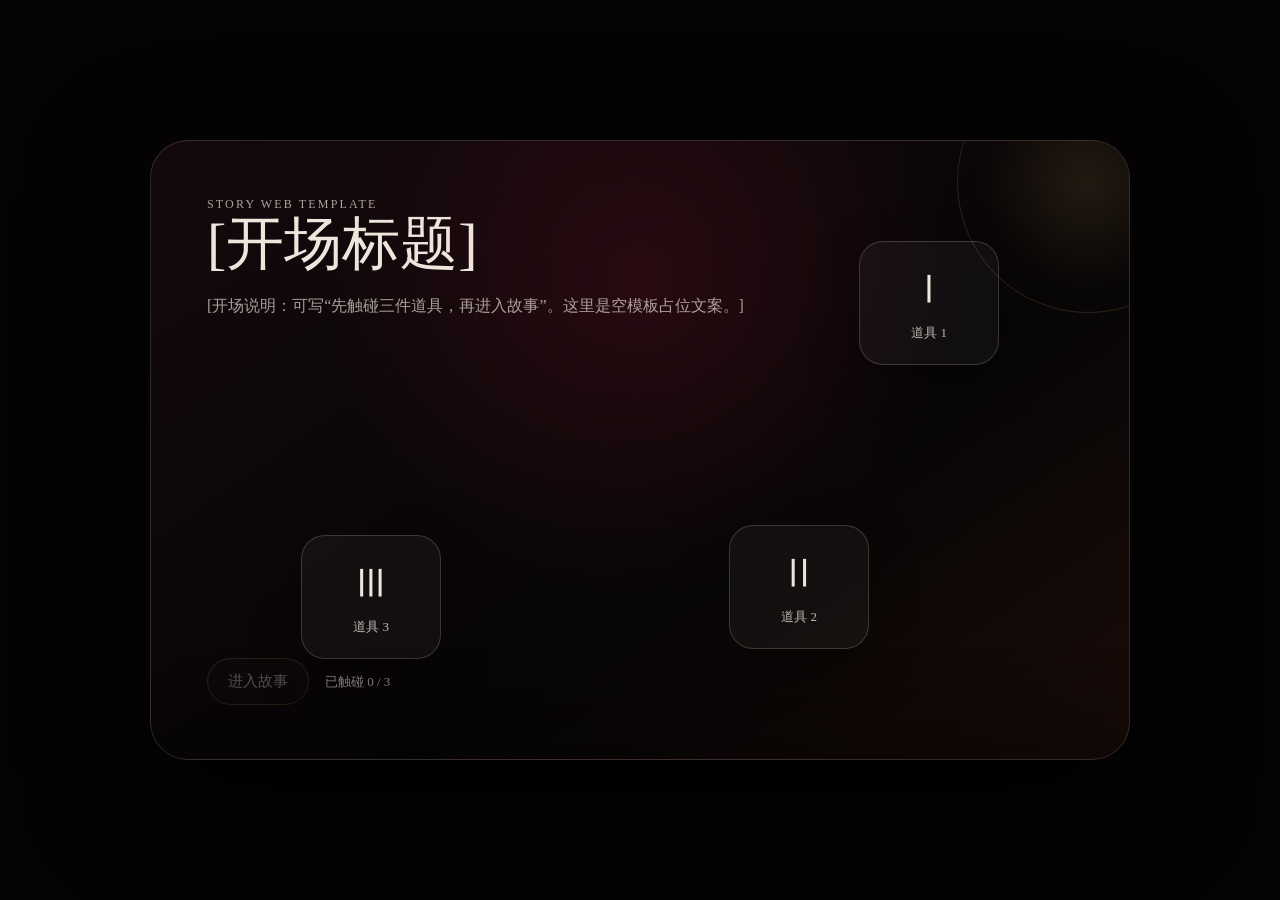
<file: interactive_web_template_frontend_optimized.html>
<!DOCTYPE html>
<html lang="zh-CN">
<head>
<meta charset="utf-8" />
<meta name="viewport" content="width=device-width, initial-scale=1, viewport-fit=cover" />
<meta name="theme-color" content="#080506" />
<meta name="color-scheme" content="dark" />
<title>互动网页端空模板｜Desktop Story Template</title>
<style>
:root{
  --bg:#080506;
  --wine:#4b0f1c;
  --deep:#7d1d2d;
  --rose:#c17886;
  --orange:#c86623;
  --gold:#d7ad58;
  --white:#eee6dc;
  --muted:#b8aaa0;
  --panel:rgba(8,5,6,.72);
  --line:rgba(238,230,220,.18);
  --serif:"Noto Serif SC","Songti SC","SimSun",serif;
  --hand:"Ma Shan Zheng","KaiTi","STKaiti",cursive;
  --latin:"Cormorant Garamond","Times New Roman",serif;
}
*{box-sizing:border-box}
html,body{
  margin:0;
  width:100%;
  height:100%;
  overflow:hidden;
  background:var(--bg);
  color:var(--white);
  font-family:var(--serif);
}
body::before{
  content:"";
  position:fixed;
  inset:0;
  z-index:50;
  pointer-events:none;
  background:
    radial-gradient(circle at 18% 8%,rgba(199,120,134,.16),transparent 28%),
    radial-gradient(circle at 88% 75%,rgba(215,173,88,.10),transparent 27%),
    linear-gradient(90deg,rgba(255,255,255,.032) 1px,transparent 1px),
    linear-gradient(rgba(255,255,255,.024) 1px,transparent 1px);
  background-size:auto,auto,68px 68px,68px 68px;
  mix-blend-mode:screen;
  opacity:.74;
}
body::after{
  content:"";
  position:fixed;
  inset:0;
  z-index:51;
  pointer-events:none;
  background-image:url('data:image/svg+xml;utf8,<svg xmlns="http://www.w3.org/2000/svg" width="160" height="160" viewBox="0 0 160 160"><filter id="n"><feTurbulence type="fractalNoise" baseFrequency="0.9" numOctaves="3" stitchTiles="stitch"/></filter><rect width="160" height="160" filter="url(%23n)" opacity="0.18"/></svg>');
  opacity:.13;
  mix-blend-mode:overlay;
}
.app{position:relative;width:100vw;height:100vh;overflow:hidden}
.progress{
  position:fixed;
  top:0;
  left:0;
  z-index:70;
  width:0;
  height:3px;
  background:linear-gradient(90deg,var(--deep),var(--gold));
  transition:width .45s ease;
}
.topbar{
  position:fixed;
  top:22px;
  left:32px;
  right:32px;
  z-index:45;
  display:flex;
  align-items:center;
  justify-content:space-between;
  pointer-events:none;
}
.brand{
  font-family:var(--latin);
  font-size:12px;
  letter-spacing:.18em;
  text-transform:uppercase;
  color:rgba(238,230,220,.7);
}
.brand b{
  font-family:var(--serif);
  font-size:15px;
  letter-spacing:.14em;
  color:var(--white);
  font-weight:500;
}
.tools{display:flex;gap:10px;pointer-events:auto}
button,.btn{
  font-family:var(--serif);
  color:var(--white);
  background:rgba(255,255,255,.055);
  border:1px solid rgba(238,230,220,.18);
  border-radius:999px;
  padding:9px 15px;
  cursor:pointer;
  transition:.25s ease;
  backdrop-filter:blur(16px);
}
button:hover,.btn:hover{
  background:rgba(199,120,134,.18);
  border-color:rgba(215,173,88,.45);
  transform:translateY(-1px);
}
button:disabled{opacity:.35;cursor:not-allowed;transform:none}
.nav{
  position:fixed;
  left:30px;
  top:50%;
  z-index:35;
  transform:translateY(-50%);
  width:205px;
  display:flex;
  flex-direction:column;
  gap:6px;
}
.nav button{
  border-radius:12px;
  padding:8px 10px;
  text-align:left;
  background:rgba(8,5,6,.38);
  font-size:12px;
  color:rgba(238,230,220,.58);
  display:grid;
  grid-template-columns:34px 1fr;
  gap:8px;
  align-items:center;
}
.nav button span:first-child{
  font-family:var(--latin);
  color:rgba(215,173,88,.62);
  font-size:11px;
}
.nav button.active{
  background:rgba(75,15,28,.72);
  color:#fff;
  border-color:rgba(215,173,88,.55);
  box-shadow:0 12px 40px rgba(0,0,0,.35);
}
.scene{
  position:absolute;
  inset:0;
  opacity:0;
  pointer-events:none;
  transform:scale(1.018);
  transition:opacity .7s ease,transform .85s ease;
}
.scene.active{
  opacity:1;
  pointer-events:auto;
  transform:scale(1);
}
.scene-bg{
  position:absolute;
  inset:0;
  overflow:hidden;
  background:
    radial-gradient(circle at 52% 42%,rgba(125,29,45,.30),transparent 45%),
    linear-gradient(135deg,#0f0608,#050304 50%,#170a07);
}
.scene-bg::before{
  content:attr(data-slot);
  position:absolute;
  inset:8vh 10vw;
  border:1px dashed rgba(238,230,220,.14);
  border-radius:38px;
  display:grid;
  place-items:center;
  color:rgba(238,230,220,.20);
  font-family:var(--latin);
  letter-spacing:.28em;
  text-transform:uppercase;
  font-size:16px;
}
.scene-bg::after{
  content:"";
  position:absolute;
  inset:0;
  background:
    linear-gradient(90deg,rgba(8,5,6,.92) 0%,rgba(8,5,6,.72) 22%,rgba(8,5,6,.22) 58%,rgba(8,5,6,.82) 100%),
    linear-gradient(0deg,rgba(8,5,6,.86),transparent 36%,rgba(8,5,6,.42));
}
body.second .scene-bg{filter:brightness(.82) saturate(.7)}
.layout{
  position:relative;
  z-index:2;
  height:100%;
  display:grid;
  grid-template-columns:290px minmax(430px,46vw) minmax(560px,1fr);
  gap:34px;
  align-items:center;
  padding:92px 56px 80px 260px;
}
.copy{grid-column:2;max-width:680px;align-self:center}
.copy .chapter{
  font-family:var(--latin);
  font-size:12px;
  letter-spacing:.34em;
  color:rgba(215,173,88,.82);
  text-transform:uppercase;
  margin-bottom:18px;
}
.copy h1,.copy h2{
  margin:0 0 22px;
  font-weight:500;
  line-height:1.08;
  letter-spacing:.03em;
  text-shadow:0 12px 60px rgba(0,0,0,.7);
}
.copy h1{font-size:68px}
.copy h2{font-size:48px}
.copy p{
  margin:0 0 14px;
  font-size:20px;
  line-height:1.85;
  color:rgba(238,230,220,.86);
  letter-spacing:.04em;
}
.copy .quote{
  font-family:var(--hand);
  font-size:36px;
  line-height:1.55;
  color:#fff;
  margin:18px 0 20px;
  text-shadow:0 0 30px rgba(199,120,134,.35);
}
.copy .micro{
  font-size:13px;
  color:rgba(238,230,220,.58);
  letter-spacing:.08em;
}
.interaction{
  grid-column:3;
  min-height:620px;
  display:flex;
  align-items:center;
  justify-content:center;
}
.panel{
  width:min(680px,100%);
  min-height:520px;
  padding:28px;
  border:1px solid var(--line);
  border-radius:28px;
  background:linear-gradient(180deg,rgba(8,5,6,.62),rgba(8,5,6,.36));
  box-shadow:0 22px 80px rgba(0,0,0,.44);
  backdrop-filter:blur(18px);
  position:relative;
  overflow:visible;
}
.panel::before{
  content:"";
  position:absolute;
  inset:0;
  pointer-events:none;
  border-radius:28px;
  background:
    radial-gradient(circle at 12% 0%,rgba(199,120,134,.2),transparent 34%),
    radial-gradient(circle at 88% 88%,rgba(215,173,88,.12),transparent 34%);
}
.panel>*{position:relative;z-index:1}
.image-slot{
  width:100%;
  height:470px;
  border-radius:22px;
  border:1px solid rgba(238,230,220,.14);
  background:
    radial-gradient(circle at 50% 45%,rgba(238,230,220,.10),transparent 34%),
    #050304;
  display:grid;
  place-items:center;
  color:rgba(238,230,220,.22);
  font-family:var(--latin);
  letter-spacing:.24em;
  text-transform:uppercase;
  box-shadow:0 20px 60px rgba(0,0,0,.45);
}
.hint{
  margin-top:18px;
  color:rgba(238,230,220,.62);
  font-size:13px;
  letter-spacing:.05em;
}
.result{
  min-height:62px;
  margin-top:18px;
  padding:16px 18px;
  border-radius:18px;
  border:1px solid rgba(215,173,88,.28);
  background:rgba(8,5,6,.45);
  line-height:1.8;
  color:#fff;
  white-space:pre-line;
}
.second-note{
  display:none;
  margin-top:16px;
  padding:14px 16px;
  border-left:2px solid var(--deep);
  color:#f1c0c8;
  background:rgba(125,29,45,.14);
  font-size:15px;
  line-height:1.7;
}
body.second .second-note{display:block}
.artifact-box{
  position:fixed;
  left:50%;
  bottom:22px;
  z-index:40;
  transform:translateX(-50%);
  display:flex;
  align-items:center;
  gap:10px;
  padding:10px 14px;
  border:1px solid rgba(238,230,220,.16);
  border-radius:999px;
  background:rgba(8,5,6,.65);
  backdrop-filter:blur(16px);
  box-shadow:0 18px 80px rgba(0,0,0,.45);
}
.artifact-box .label{
  font-size:12px;
  color:rgba(238,230,220,.6);
  letter-spacing:.16em;
  margin-right:3px;
}
.artifact{
  width:34px;
  height:34px;
  border-radius:50%;
  display:grid;
  place-items:center;
  border:1px solid rgba(238,230,220,.12);
  background:rgba(255,255,255,.04);
  font-size:14px;
  filter:grayscale(1);
  opacity:.42;
  transition:.35s ease;
}
.artifact.got{
  filter:none;
  opacity:1;
  background:rgba(215,173,88,.16);
  border-color:rgba(215,173,88,.52);
  box-shadow:0 0 22px rgba(215,173,88,.24);
}
.controls{
  position:fixed;
  right:34px;
  bottom:28px;
  z-index:42;
  display:flex;
  gap:10px;
}
.opening{
  position:fixed;
  inset:0;
  z-index:100;
  background:#050304;
  display:grid;
  place-items:center;
  transition:opacity .6s ease,visibility .6s ease;
}
.opening.done{opacity:0;visibility:hidden;pointer-events:none}
.memory-table{
  width:min(980px,86vw);
  height:620px;
  border-radius:38px;
  border:1px solid rgba(238,230,220,.16);
  background:
    radial-gradient(circle at 50% 22%,rgba(75,15,28,.45),transparent 46%),
    linear-gradient(145deg,#13090c,#070506 62%,#1a0c08);
  box-shadow:0 34px 120px rgba(0,0,0,.8);
  position:relative;
  overflow:hidden;
  padding:56px;
}
.memory-table h1{
  font-size:58px;
  line-height:1.1;
  margin:0;
  font-weight:500;
  max-width:640px;
}
.memory-table p{
  max-width:560px;
  color:rgba(238,230,220,.68);
  line-height:1.8;
  font-size:16px;
}
.table-obj{
  position:absolute;
  border:1px solid rgba(238,230,220,.18);
  background:rgba(255,255,255,.04);
  border-radius:24px;
  padding:22px;
  cursor:pointer;
  text-align:center;
  transition:.35s ease;
  min-width:140px;
  box-shadow:0 16px 50px rgba(0,0,0,.32);
}
.table-obj:hover,.table-obj.opened{
  transform:translateY(-5px) rotate(-1deg);
  border-color:rgba(215,173,88,.55);
  background:rgba(215,173,88,.1);
}
.table-obj .icon{font-size:38px;display:block;margin-bottom:8px}
.table-obj .txt{font-size:13px;color:rgba(238,230,220,.78)}
#obj-1{right:130px;top:100px}
#obj-2{right:260px;bottom:110px}
#obj-3{left:150px;bottom:100px}
.enter-area{
  position:absolute;
  left:56px;
  bottom:54px;
  display:flex;
  align-items:center;
  gap:16px;
}
#enterBtn{font-size:15px;padding:13px 20px;border-color:rgba(215,173,88,.42)}
.open-status{font-size:13px;color:rgba(238,230,220,.58)}
.hotspots{
  position:relative;
  width:100%;
  height:470px;
  border-radius:22px;
  overflow:hidden;
  border:1px solid rgba(238,230,220,.12);
  background:#050304;
}
.spot{
  position:absolute;
  width:28px;
  height:28px;
  border-radius:50%;
  border:1px solid rgba(215,173,88,.95);
  background:rgba(215,173,88,.12);
  box-shadow:0 0 0 8px rgba(215,173,88,.07),0 0 24px rgba(215,173,88,.28);
  cursor:pointer;
}
.spot::after{
  content:"";
  position:absolute;
  inset:8px;
  border-radius:50%;
  background:var(--gold);
}
.tip{
  position:absolute;
  left:24px;
  right:24px;
  bottom:24px;
  padding:16px 18px;
  border-radius:18px;
  background:rgba(8,5,6,.74);
  border:1px solid rgba(238,230,220,.14);
  color:#fff;
  line-height:1.7;
  opacity:0;
  transform:translateY(10px);
  transition:.25s ease;
  white-space:pre-line;
}
.tip.show{opacity:1;transform:translateY(0)}
.cards-area{
  height:420px;
  border-radius:24px;
  position:relative;
  overflow:hidden;
  background:linear-gradient(90deg,#020202,#12060b 52%,#050304);
  border:1px solid rgba(238,230,220,.12);
  cursor:crosshair;
}
.cards-area::after{
  content:"";
  position:absolute;
  inset:0;
  background:radial-gradient(circle at var(--mx,50%) var(--my,50%),rgba(238,230,220,.38),rgba(238,230,220,.12) 10%,transparent 21%);
  mix-blend-mode:screen;
  pointer-events:none;
}
.light-hint{
  position:absolute;
  left:24px;
  bottom:18px;
  color:rgba(238,230,220,.44);
  font-size:13px;
  letter-spacing:.1em;
  z-index:3;
  pointer-events:none;
}
.note-card{
  position:absolute;
  width:174px;
  height:238px;
  border-radius:16px;
  padding:16px 15px;
  background:#f3eadb;
  color:#29151a;
  border:2px solid #8a1f2d;
  box-shadow:0 22px 50px rgba(0,0,0,.45);
  font-family:var(--hand);
  font-size:19px;
  line-height:1.42;
  cursor:pointer;
  transform:rotate(var(--r)) scale(.94);
  opacity:.03;
  filter:blur(5px);
  transition:.28s ease;
  z-index:2;
  overflow:hidden;
}
.note-card b{
  display:block;
  font-family:var(--latin);
  font-size:30px;
  color:#941f2f;
  margin-bottom:6px;
}
.note-card small{
  display:block;
  font-family:var(--serif);
  font-size:11px;
  letter-spacing:.18em;
  color:#8a1f2d;
  margin-bottom:10px;
}
.note-card p{margin:0;color:#201216}
.note-card.near{opacity:.72;filter:blur(1px);transform:rotate(var(--r)) scale(1)}
.note-card:hover,.note-card.found{opacity:1;filter:none;transform:rotate(0deg) scale(1.04);z-index:5}
.note-card.found{background:#fff3e5}
.ring-canvas,.draw-canvas{
  width:100%;
  height:230px;
  background:rgba(255,255,255,.035);
  border-radius:22px;
  border:1px dashed rgba(238,230,220,.24);
  display:block;
  cursor:crosshair;
}
.magic-grid{
  display:grid;
  grid-template-columns:repeat(4,1fr);
  gap:14px;
  margin-top:12px;
}
.magic-card{
  height:132px;
  border-radius:14px;
  border:1px solid rgba(238,230,220,.18);
  background:linear-gradient(135deg,#241017,#080506);
  display:grid;
  place-items:center;
  cursor:pointer;
  transform-style:preserve-3d;
  transition:.5s ease;
  box-shadow:0 12px 30px rgba(0,0,0,.3);
}
.magic-card.flipped{
  background:#f1e9dc;
  color:#8a1f2d;
  font-size:42px;
  font-family:var(--latin);
  transform:rotateY(180deg);
}
.magic-card.flipped span{transform:rotateY(180deg)}
.flame{
  width:18px;
  height:80px;
  margin:22px auto 8px;
  border-radius:50% 50% 45% 45%;
  background:linear-gradient(#fff2aa,#e08a25,#7d1d2d);
  filter:drop-shadow(0 0 22px #e08a25);
  opacity:.38;
  transition:.3s ease;
}
.flame.burning{animation:burn 3.8s linear forwards}
@keyframes burn{0%{height:80px;opacity:1}70%{height:32px}100%{height:0;opacity:0}}
.burnbar{height:8px;border-radius:999px;background:rgba(255,255,255,.08);overflow:hidden}
.burnbar i{display:block;width:0;height:100%;background:linear-gradient(90deg,#e08a25,#fff2aa)}
.burnbar.go i{animation:bar 3.8s linear forwards}
@keyframes bar{to{width:100%}}
.tear-box{
  height:470px;
  border-radius:24px;
  position:relative;
  overflow:hidden;
  background:#13090c;
  border:1px solid rgba(238,230,220,.12);
}
.tear-bg{
  position:absolute;
  inset:0;
  display:grid;
  place-items:center;
  color:rgba(238,230,220,.22);
  letter-spacing:.24em;
  font-family:var(--latin);
  background:radial-gradient(circle at 50% 48%,rgba(238,230,220,.08),transparent 35%),#050304;
}
.dossier{
  position:absolute;
  inset:30px;
  background:rgba(238,230,220,.88);
  color:#1e1113;
  padding:34px;
  border-radius:18px;
  clip-path:polygon(0 0,var(--tear,48%) 0,var(--tear,48%) 100%,0 100%);
  transition:clip-path .08s linear;
  box-shadow:0 20px 80px rgba(0,0,0,.45);
}
.dossier h3{font-family:var(--latin);font-size:28px;letter-spacing:.12em}
.dossier p{font-size:18px;color:#2d171d}
.dragbar{
  position:absolute;
  top:30px;
  bottom:30px;
  left:calc(var(--tear,48%) - 13px);
  width:26px;
  border-radius:999px;
  background:rgba(215,173,88,.35);
  border:1px solid rgba(215,173,88,.8);
  cursor:ew-resize;
  box-shadow:0 0 22px rgba(215,173,88,.35);
}
.hold-zone{
  height:430px;
  border-radius:24px;
  border:1px solid rgba(238,230,220,.12);
  display:grid;
  place-items:center;
  background:radial-gradient(circle at 50% 50%,rgba(125,29,45,.4),transparent 55%),rgba(8,5,6,.45);
  position:relative;
  overflow:hidden;
  cursor:pointer;
}
.hold-zone .bloodline{
  position:absolute;
  left:0;
  bottom:0;
  z-index:3;
  height:5px;
  width:0;
  background:linear-gradient(90deg,var(--deep),#d94e62);
  transition:width .05s linear;
}
.hold-zone.shake{animation:shake .12s infinite}
@keyframes shake{50%{transform:translateX(2px)}}
.hold-big{
  font-family:var(--hand);
  font-size:42px;
  text-align:center;
  line-height:1.45;
}
.hold-small{
  font-size:14px;
  color:rgba(238,230,220,.62);
  margin-top:14px;
  text-align:center;
}
.jar{
  height:420px;
  border-radius:24px;
  display:grid;
  place-items:center;
  background:radial-gradient(circle at 50% 55%,rgba(238,230,220,.13),transparent 50%),rgba(8,5,6,.32);
  border:1px solid rgba(238,230,220,.12);
  cursor:pointer;
  overflow:hidden;
  position:relative;
}
.jar::before{
  content:"◎";
  font-size:84px;
  filter:drop-shadow(0 0 26px rgba(215,173,88,.3));
}
.jar.alt::before{content:"◇"}
.ghost{
  position:absolute;
  inset:0;
  display:grid;
  place-items:center;
  color:rgba(238,230,220,.10);
  font-size:88px;
  transition:.45s ease;
  opacity:0;
  mix-blend-mode:screen;
}
.jar:hover .ghost{opacity:.28}
.meteor-field{
  height:470px;
  border-radius:24px;
  position:relative;
  overflow:hidden;
  background:linear-gradient(#080914,#11070c);
  border:1px solid rgba(238,230,220,.12);
  display:grid;
  place-items:center;
}
.umbrella{
  font-size:96px;
  cursor:pointer;
  filter:drop-shadow(0 0 28px rgba(215,173,88,.12));
  transition:.3s ease;
  background:rgba(8,5,6,.5);
  border:1px solid rgba(215,173,88,.28);
  border-radius:50%;
  width:150px;
  height:150px;
  display:grid;
  place-items:center;
  backdrop-filter:blur(8px);
}
.umbrella:hover{transform:rotate(-4deg) scale(1.05)}
.umbrella.gone{opacity:0!important;transform:scale(.72) rotate(10deg)!important;pointer-events:none}
.star{
  position:absolute;
  top:-20px;
  width:8px;
  height:24px;
  background:linear-gradient(#fff,#d7ad58);
  border-radius:999px;
  opacity:.95;
  animation:fall var(--t) linear forwards;
}
@keyframes fall{to{transform:translateY(470px) translateX(120px) rotate(35deg);opacity:0}}
.mirror-stage{
  height:500px;
  border-radius:24px;
  position:relative;
  overflow:hidden;
  border:1px solid rgba(238,230,220,.12);
  background:#070506;
  display:grid;
  place-items:center;
  color:rgba(238,230,220,.22);
  font-family:var(--latin);
  letter-spacing:.24em;
}
.fog{
  position:absolute;
  inset:0;
  background:radial-gradient(circle at 50% 48%,rgba(238,230,220,.42),rgba(238,230,220,.18) 25%,rgba(8,5,6,.4) 70%);
  backdrop-filter:blur(6px);
  transition:opacity .2s ease;
  cursor:grab;
}
.relics{
  display:flex;
  flex-wrap:wrap;
  gap:8px;
  margin-top:14px;
}
.relics button{font-size:13px;padding:8px 11px;border-radius:12px}
.door{
  height:470px;
  border-radius:24px;
  position:relative;
  overflow:hidden;
  background:#080506;
  border:1px solid rgba(238,230,220,.12);
  display:grid;
  place-items:center;
  cursor:pointer;
}
.door::before{
  content:"";
  position:absolute;
  inset:0;
  background:radial-gradient(circle at 50% 38%,transparent 20%,rgba(8,5,6,.42) 56%,rgba(8,5,6,.82));
}
.door .door-inner{position:relative;z-index:2;text-align:center}
.door .door-progress{
  position:absolute;
  left:0;
  bottom:0;
  height:6px;
  width:0;
  background:linear-gradient(90deg,var(--orange),var(--gold));
  z-index:3;
}
.family-choices{
  display:none;
  gap:10px;
  flex-wrap:wrap;
  margin-top:18px;
  justify-content:center;
}
.family-choices.show{display:flex}
.family-choices button{border-color:rgba(215,173,88,.45);background:rgba(215,173,88,.1)}
.page-hidden{
  display:flex;
  justify-content:flex-end;
  margin-top:14px;
}
.page-hidden button{
  font-size:12px;
  padding:8px 12px;
  border-radius:12px;
  white-space:nowrap;
  background:rgba(255,255,255,.035);
  border:1px solid rgba(238,230,220,.18);
}
.story-panel{
  min-height:560px;
  display:flex;
  flex-direction:column;
  justify-content:flex-start;
}
.story-panel .image-slot{
  height:320px;
  margin-bottom:16px;
}
.story-meta{
  font-family:var(--latin);
  color:rgba(215,173,88,.72);
  letter-spacing:.16em;
  font-size:12px;
  margin:2px 2px 14px;
  text-transform:uppercase;
}
.story-lines{
  display:flex;
  flex-direction:column;
  gap:14px;
}
.story-lines p{
  margin:0;
  font-size:16px;
  line-height:1.95;
  color:rgba(238,230,220,.84);
}
.final-card{
  max-width:860px;
  margin:auto;
  text-align:center;
  padding:50px;
  border:1px solid rgba(238,230,220,.15);
  background:rgba(8,5,6,.72);
  border-radius:34px;
  backdrop-filter:blur(18px);
  box-shadow:0 28px 90px rgba(0,0,0,.45);
}
.final-card h2{font-size:48px;font-weight:500}
.final-card p{font-size:20px;line-height:1.9;color:rgba(238,230,220,.78)}
.toast{
  position:fixed;
  right:32px;
  top:86px;
  z-index:90;
  min-width:260px;
  max-width:400px;
  padding:16px 18px;
  border-radius:18px;
  background:rgba(8,5,6,.82);
  border:1px solid rgba(215,173,88,.35);
  box-shadow:0 20px 70px rgba(0,0,0,.45);
  opacity:0;
  transform:translateY(-10px);
  transition:.3s ease;
  white-space:pre-line;
  line-height:1.7;
}
.toast.show{opacity:1;transform:translateY(0)}
.desktop-note{
  display:none;
  position:fixed;
  inset:0;
  z-index:999;
  background:#080506;
  color:white;
  padding:46px;
  line-height:1.8;
}
.desktop-note h1{font-size:32px}
@media(max-width:1000px){
  .desktop-note{display:block}
  .app,.topbar,.nav,.artifact-box,.controls,.opening{display:none!important}
}

/* =========================================================
   FRONTEND OPTIMIZATION PACK
   目标：把“桌面端空模板”升级为更适合路演展示和真实用户体验的单文件前端。
   重点：移动端可用、视觉层级更稳、交互反馈更清楚、素材替换更友好。
   ========================================================= */

:root{
  --safe-top:env(safe-area-inset-top,0px);
  --safe-right:env(safe-area-inset-right,0px);
  --safe-bottom:env(safe-area-inset-bottom,0px);
  --safe-left:env(safe-area-inset-left,0px);
  --vh:1vh;
}

html{
  -webkit-text-size-adjust:100%;
  text-rendering:optimizeLegibility;
}

button,.btn,.table-obj,.note-card,.spot,.jar,.umbrella,.door,.hold-zone{
  -webkit-tap-highlight-color:transparent;
}

button:focus-visible,.btn:focus-visible,.table-obj:focus-visible,.note-card:focus-visible,.spot:focus-visible{
  outline:2px solid rgba(215,173,88,.9);
  outline-offset:3px;
}

button{
  user-select:none;
}

.app{
  min-height:calc(var(--vh, 1vh) * 100);
}

/* 素材替换能力：给任意 .image-slot 写 style="--img:url('你的图片.jpg')" 即可直接变成图片卡片 */
.image-slot[style*="--img"]{
  background-image:
    linear-gradient(0deg,rgba(5,3,4,.18),rgba(5,3,4,.18)),
    var(--img);
  background-size:cover;
  background-position:center;
  color:transparent;
}

.scene-bg[style*="--bg-img"]{
  background-image:
    radial-gradient(circle at 52% 42%,rgba(125,29,45,.18),transparent 45%),
    linear-gradient(90deg,rgba(8,5,6,.95) 0%,rgba(8,5,6,.65) 32%,rgba(8,5,6,.42) 68%,rgba(8,5,6,.88) 100%),
    var(--bg-img);
  background-size:cover;
  background-position:center;
}

.scene-bg[style*="--bg-img"]::before{
  opacity:0;
}

.image-slot,.mirror-stage,.tear-bg,.cards-area,.hotspots,.meteor-field,.jar,.door{
  position:relative;
  isolation:isolate;
}

.image-slot::before,.mirror-stage::before,.tear-bg::before{
  content:"";
  position:absolute;
  inset:0;
  pointer-events:none;
  background:
    radial-gradient(circle at 28% 18%,rgba(215,173,88,.12),transparent 26%),
    linear-gradient(135deg,rgba(255,255,255,.06),transparent 38%,rgba(0,0,0,.22));
  mix-blend-mode:screen;
  opacity:.62;
}

.panel{
  transform:translateZ(0);
}

.panel:hover{
  border-color:rgba(215,173,88,.28);
  box-shadow:0 26px 96px rgba(0,0,0,.52);
}

.scene.active .copy{
  animation:copyIn .72s ease both;
}

.scene.active .interaction{
  animation:panelIn .78s .06s ease both;
}

@keyframes copyIn{
  from{opacity:0;transform:translateY(18px)}
  to{opacity:1;transform:translateY(0)}
}

@keyframes panelIn{
  from{opacity:0;transform:translateY(22px) scale(.985)}
  to{opacity:1;transform:translateY(0) scale(1)}
}

.nav button{
  position:relative;
  overflow:hidden;
}

.nav button::after{
  content:"";
  position:absolute;
  left:0;
  top:0;
  bottom:0;
  width:3px;
  background:linear-gradient(var(--deep),var(--gold));
  opacity:0;
  transition:.25s ease;
}

.nav button.active::after{
  opacity:1;
}

.controls button,.tools button{
  min-height:40px;
}

.toast{
  font-size:14px;
}

/* 更像成品的开场桌面 */
.memory-table::before{
  content:"";
  position:absolute;
  right:-90px;
  top:-90px;
  width:260px;
  height:260px;
  border-radius:50%;
  border:1px solid rgba(215,173,88,.16);
  background:radial-gradient(circle,rgba(215,173,88,.12),transparent 62%);
}

.memory-table::after{
  content:"";
  position:absolute;
  left:0;
  right:0;
  bottom:0;
  height:110px;
  background:linear-gradient(0deg,rgba(0,0,0,.34),transparent);
  pointer-events:none;
}

/* 中等屏：保留左右结构，但减轻拥挤 */
@media (max-width:1280px){
  .nav{
    width:176px;
    left:18px;
  }
  .layout{
    grid-template-columns:220px minmax(340px,42vw) minmax(420px,1fr);
    gap:24px;
    padding-left:198px;
    padding-right:34px;
  }
  .copy h1{font-size:56px}
  .copy h2{font-size:40px}
  .copy p{font-size:18px}
  .copy .quote{font-size:31px}
  .interaction{min-height:560px}
  .panel{min-height:480px}
  .image-slot{height:410px}
  .story-panel .image-slot{height:280px}
}

/* 手机和平板：原模板会直接拦截，这里改成可真实体验 */
@media (max-width:1000px){
  html,body{
    height:100%;
    overflow:hidden;
  }

  body::before{
    background-size:auto,auto,46px 46px,46px 46px;
    opacity:.52;
  }

  .desktop-note{
    display:none!important;
  }

  .app{
    display:block!important;
    width:100vw;
    height:calc(var(--vh, 1vh) * 100);
    overflow:hidden;
  }

  .opening{
    display:grid!important;
    padding:calc(18px + var(--safe-top)) calc(14px + var(--safe-right)) calc(18px + var(--safe-bottom)) calc(14px + var(--safe-left));
  }

  .memory-table{
    width:min(94vw,560px);
    height:auto;
    min-height:74vh;
    border-radius:28px;
    padding:34px 22px 112px;
  }

  .memory-table h1{
    font-size:38px;
    max-width:100%;
  }

  .memory-table p{
    font-size:14px;
  }

  .table-obj{
    min-width:104px;
    padding:14px 12px;
    border-radius:18px;
  }

  .table-obj .icon{
    font-size:28px;
  }

  #obj-1{right:22px;top:168px}
  #obj-2{right:128px;bottom:120px}
  #obj-3{left:22px;bottom:128px}

  .enter-area{
    left:22px;
    right:22px;
    bottom:24px;
    flex-wrap:wrap;
  }

  .topbar{
    display:flex!important;
    top:calc(10px + var(--safe-top));
    left:calc(12px + var(--safe-left));
    right:calc(12px + var(--safe-right));
    align-items:flex-start;
    gap:10px;
  }

  .brand{
    max-width:50vw;
    font-size:10px;
    line-height:1.6;
    letter-spacing:.12em;
  }

  .brand b{
    display:block;
    font-size:13px;
  }

  .tools{
    gap:6px;
    flex-wrap:wrap;
    justify-content:flex-end;
  }

  .tools button{
    padding:8px 10px;
    font-size:12px;
  }

  .nav{
    display:flex!important;
    left:calc(10px + var(--safe-left));
    right:calc(10px + var(--safe-right));
    bottom:calc(12px + var(--safe-bottom));
    top:auto;
    z-index:52;
    transform:none;
    width:auto;
    flex-direction:row;
    overflow-x:auto;
    gap:8px;
    padding:4px;
    border:1px solid rgba(238,230,220,.13);
    border-radius:18px;
    background:rgba(8,5,6,.72);
    backdrop-filter:blur(18px);
    scrollbar-width:none;
  }

  .nav::-webkit-scrollbar{
    display:none;
  }

  .nav button{
    min-width:92px;
    grid-template-columns:1fr;
    gap:2px;
    padding:8px 10px;
    border-radius:14px;
    text-align:center;
    font-size:11px;
  }

  .nav button span:first-child{
    font-size:10px;
  }

  .artifact-box{
    display:none!important;
  }

  .controls{
    display:flex!important;
    right:calc(12px + var(--safe-right));
    bottom:calc(76px + var(--safe-bottom));
    gap:8px;
  }

  .controls button{
    padding:9px 12px;
    font-size:12px;
    background:rgba(8,5,6,.70);
  }

  .scene{
    height:calc(var(--vh, 1vh) * 100);
    overflow:hidden;
  }

  .scene-bg::before{
    inset:12vh 5vw 22vh;
    border-radius:26px;
    font-size:11px;
  }

  .layout,
  .layout[style]{
    display:flex!important;
    flex-direction:column;
    justify-content:flex-start;
    align-items:stretch;
    gap:14px;
    height:100%;
    overflow-y:auto;
    padding:
      calc(86px + var(--safe-top))
      calc(14px + var(--safe-right))
      calc(138px + var(--safe-bottom))
      calc(14px + var(--safe-left))!important;
    scroll-behavior:smooth;
  }

  .copy{
    max-width:100%;
    grid-column:auto;
    padding:0 2px;
  }

  .copy .chapter{
    font-size:10px;
    margin-bottom:10px;
    letter-spacing:.24em;
  }

  .copy h1{
    font-size:42px;
    line-height:1.02;
    margin-bottom:14px;
  }

  .copy h2{
    font-size:30px;
    line-height:1.15;
    margin-bottom:12px;
  }

  .copy p{
    font-size:15px;
    line-height:1.72;
    margin-bottom:10px;
  }

  .copy .quote{
    font-size:24px;
    line-height:1.42;
    margin:10px 0 12px;
  }

  .copy .micro{
    font-size:12px;
  }

  .interaction{
    grid-column:auto;
    min-height:auto;
    align-items:stretch;
    justify-content:flex-start;
  }

  .panel{
    width:100%;
    min-height:auto;
    padding:16px;
    border-radius:22px;
  }

  .panel::before{
    border-radius:22px;
  }

  .image-slot{
    height:min(48vh,330px);
    border-radius:18px;
    font-size:11px;
  }

  .story-panel{
    min-height:auto;
  }

  .story-panel .image-slot{
    height:min(34vh,260px);
  }

  .story-lines{
    gap:8px;
  }

  .story-lines p{
    font-size:14px;
    line-height:1.72;
  }

  .story-meta{
    margin-bottom:10px;
    font-size:10px;
  }

  .cards-area,
  .hotspots,
  .tear-box,
  .hold-zone,
  .jar,
  .meteor-field,
  .door,
  .mirror-stage{
    height:min(48vh,330px);
    border-radius:18px;
  }

  .ring-canvas,.draw-canvas{
    width:100%;
    height:170px;
  }

  .magic-grid{
    grid-template-columns:repeat(4,1fr);
    gap:8px;
  }

  .magic-card{
    height:76px;
    border-radius:12px;
  }

  .magic-card.flipped{
    font-size:28px;
  }

  .note-card{
    width:128px;
    height:174px;
    font-size:15px;
    padding:12px;
  }

  .note-card b{
    font-size:22px;
  }

  .tip{
    left:12px;
    right:12px;
    bottom:12px;
    padding:12px;
    font-size:13px;
  }

  .spot{
    width:34px;
    height:34px;
  }

  .spot::after{
    inset:10px;
  }

  .dossier{
    inset:18px;
    padding:20px;
  }

  .dossier h3{
    font-size:20px;
  }

  .dossier p{
    font-size:14px;
  }

  .hold-big{
    font-size:30px;
  }

  .umbrella{
    width:118px;
    height:118px;
    font-size:72px;
  }

  .relics{
    gap:6px;
  }

  .relics button{
    font-size:12px;
  }

  .final-card{
    padding:26px 18px;
    border-radius:24px;
  }

  .final-card h2{
    font-size:32px;
  }

  .final-card p{
    font-size:15px;
  }

  .toast{
    left:calc(12px + var(--safe-left));
    right:calc(12px + var(--safe-right));
    top:calc(72px + var(--safe-top));
    min-width:0;
    max-width:none;
    font-size:13px;
    padding:13px 14px;
  }
}

@media (max-width:430px){
  .copy h1{font-size:36px}
  .copy h2{font-size:27px}
  .copy .quote{font-size:22px}
  .tools button:nth-child(1){display:none}
  .memory-table h1{font-size:34px}
  #obj-2{right:92px}
  .controls{
    left:calc(12px + var(--safe-left));
    right:calc(12px + var(--safe-right));
    justify-content:space-between;
  }
}

@media (prefers-reduced-motion:reduce){
  *,*::before,*::after{
    animation-duration:.001ms!important;
    animation-iteration-count:1!important;
    scroll-behavior:auto!important;
    transition-duration:.001ms!important;
  }
}

</style>
</head>
<body>
<div class="desktop-note">
  <h1>请在电脑端打开</h1>
  <p>这是桌面端互动网页模板，默认使用鼠标滚动、点击、悬停、拖拽、长按、擦拭等交互。手机端可另行适配。</p>
</div>

<div class="progress" id="progress"></div>
<audio id="bgmAudio" loop preload="auto" src=""></audio>

<div class="opening" id="opening">
  <div class="memory-table">
    <div class="brand">STORY WEB TEMPLATE</div>
    <h1>[开场标题]</h1>
    <p>[开场说明：可写“先触碰三件道具，再进入故事”。这里是空模板占位文案。]</p>
    <div class="table-obj" data-say="[道具 1 已触发]" id="obj-1"><span class="icon">Ⅰ</span><span class="txt">道具 1</span></div>
    <div class="table-obj" data-say="[道具 2 已触发]" id="obj-2"><span class="icon">Ⅱ</span><span class="txt">道具 2</span></div>
    <div class="table-obj" data-say="[道具 3 已触发]" id="obj-3"><span class="icon">Ⅲ</span><span class="txt">道具 3</span></div>
    <div class="enter-area">
      <button disabled id="enterBtn">进入故事</button>
      <span class="open-status" id="openStatus">已触碰 0 / 3</span>
    </div>
  </div>
</div>

<div class="topbar">
  <div class="brand"><b>[作品标题]</b> · Desktop Interactive Template</div>
  <div class="tools">
    <button disabled id="secondBtn">开启二刷</button>
    <button id="musicBtn">播放 BGM</button>
  </div>
</div>

<nav class="nav" id="nav"></nav>
<div class="artifact-box" id="artifactBox"><span class="label">收集栏</span></div>
<div class="controls"><button id="prevBtn">上一幕</button><button id="nextBtn">下一幕</button></div>
<div class="toast" id="toast"></div>

<main class="app" id="app">
  <section class="scene active" data-artifact="cover" data-nav="封面">
    <div class="scene-bg" data-slot="COVER IMAGE SLOT"></div>
    <div class="layout">
      <div></div>
      <div class="copy">
        <div class="chapter">CHAPTER 00</div>
        <h1>[封面主标题]</h1>
        <p class="quote">[封面金句 / 情绪句]</p>
        <p class="micro">[玩法提示 / 项目说明]</p>
      </div>
      <div class="interaction">
        <div class="panel">
          <div class="image-slot">MAIN VISUAL SLOT</div>
          <div class="result">[封面提示文本]</div>
        </div>
      </div>
    </div>
  </section>

  <section class="scene" data-artifact="story-a" data-nav="剧情页A">
    <div class="scene-bg" data-slot="BACKGROUND SLOT"></div>
    <div class="layout">
      <div></div>
      <div class="copy">
        <div class="chapter">PROLOGUE</div>
        <h2>[章节标题]</h2>
        <p class="quote">[章节金句]</p>
        <p>[章节导语]</p>
        <div class="second-note">[二刷补充文本]</div>
      </div>
      <div class="interaction">
        <div class="panel story-panel">
          <div class="image-slot">IMAGE SLOT</div>
          <div class="story-meta">TIME / PLACE / NOTE</div>
          <div class="story-lines">
            <p>[剧情段落 1]</p>
            <p>[剧情段落 2]</p>
            <p>[剧情段落 3]</p>
          </div>
        </div>
      </div>
    </div>
  </section>

  <section class="scene" data-artifact="search" data-nav="搜寻卡片">
    <div class="scene-bg" data-slot="BACKGROUND SLOT"></div>
    <div class="layout">
      <div></div>
      <div class="copy">
        <div class="chapter">INTERACTION · SEARCH</div>
        <h2>[鼠标搜寻章节]</h2>
        <p class="quote">[搜寻交互金句]</p>
        <p>[交互说明：移动鼠标当作光源，找到隐藏卡片。]</p>
        <div class="second-note">[二刷补充文本]</div>
      </div>
      <div class="interaction">
        <div class="panel">
          <div class="cards-area" id="cardsArea">
            <div class="light-hint">移动鼠标寻找隐藏卡片</div>
            <div class="note-card" data-note="[隐藏卡片 1 内容]" style="left:8%;top:16%;--r:-8deg"><b>01</b><small>CARD</small><p>[卡片文字]</p></div>
            <div class="note-card" data-note="[隐藏卡片 2 内容]" style="left:38%;top:42%;--r:6deg"><b>02</b><small>CARD</small><p>[卡片文字]</p></div>
            <div class="note-card" data-note="[隐藏卡片 3 内容]" style="right:8%;top:14%;--r:10deg"><b>03</b><small>CARD</small><p>[卡片文字]</p></div>
          </div>
          <div class="result" id="notesResult">找到 0 / 3 张卡片。</div>
          <div class="page-hidden"><button data-hidden="[隐藏旁白示例]">隐藏旁白</button></div>
        </div>
      </div>
    </div>
  </section>

  <section class="scene" data-artifact="hotspot" data-nav="热点图">
    <div class="scene-bg" data-slot="BACKGROUND SLOT"></div>
    <div class="layout">
      <div></div>
      <div class="copy">
        <div class="chapter">INTERACTION · HOTSPOT</div>
        <h2>[热点章节]</h2>
        <p class="quote">[热点交互金句]</p>
        <p>[交互说明：悬停光点查看细节。]</p>
        <div class="second-note">[二刷补充文本]</div>
      </div>
      <div class="interaction">
        <div class="panel">
          <div class="hotspots">
            <div class="image-slot">IMAGE SLOT</div>
            <button class="spot" data-tip="[热点 1 文案]" style="left:26%;top:60%"></button>
            <button class="spot" data-tip="[热点 2 文案]" style="left:25%;top:18%"></button>
            <button class="spot" data-tip="[热点 3 文案]" style="left:69%;top:70%"></button>
            <div class="tip"></div>
          </div>
          <div class="hint">悬停光点：热点 1 / 热点 2 / 热点 3</div>
        </div>
      </div>
    </div>
  </section>

  <section class="scene" data-artifact="story-b" data-nav="剧情页B">
    <div class="scene-bg" data-slot="BACKGROUND SLOT"></div>
    <div class="layout">
      <div></div>
      <div class="copy">
        <div class="chapter">STORY PAGE</div>
        <h2>[章节标题]</h2>
        <p class="quote">[章节金句]</p>
        <p>[章节导语]</p>
        <div class="second-note">[二刷补充文本]</div>
      </div>
      <div class="interaction">
        <div class="panel story-panel">
          <div class="image-slot">IMAGE SLOT</div>
          <div class="story-meta">TIME / PLACE / NOTE</div>
          <div class="story-lines">
            <p>[剧情段落 1]</p>
            <p>[剧情段落 2]</p>
            <p>[剧情段落 3]</p>
          </div>
        </div>
      </div>
    </div>
  </section>

  <section class="scene" data-artifact="circle" data-nav="画圆翻牌">
    <div class="scene-bg" data-slot="BACKGROUND SLOT"></div>
    <div class="layout">
      <div></div>
      <div class="copy">
        <div class="chapter">INTERACTION · DRAW</div>
        <h2>[画圆章节]</h2>
        <p class="quote">[画圆交互金句]</p>
        <p>[交互说明：按住鼠标画一圈，然后翻开卡牌。]</p>
        <div class="second-note">[二刷补充文本]</div>
      </div>
      <div class="interaction">
        <div class="panel">
          <canvas class="ring-canvas" height="230" id="ringCanvas" width="560"></canvas>
          <div class="magic-grid" id="magicGrid"></div>
          <div class="result" id="ringResult">按住鼠标，在这里画一圈。</div>
        </div>
      </div>
    </div>
  </section>

  <section class="scene" data-artifact="click" data-nav="点击揭示">
    <div class="scene-bg" data-slot="BACKGROUND SLOT"></div>
    <div class="layout">
      <div></div>
      <div class="copy">
        <div class="chapter">INTERACTION · CLICK</div>
        <h2>[点击章节]</h2>
        <p class="quote">[点击交互金句]</p>
        <p>[交互说明：点击画面上的按钮，推进一句反馈。]</p>
        <div class="second-note">[二刷补充文本]</div>
      </div>
      <div class="interaction">
        <div class="panel">
          <div class="image-slot">IMAGE SLOT</div>
          <button id="clickReveal" style="position:absolute;left:40%;top:43%;z-index:6">点击触发</button>
          <div class="result" id="clickResult">[默认反馈]</div>
        </div>
      </div>
    </div>
  </section>

  <section class="scene" data-artifact="write" data-nav="书写点燃">
    <div class="scene-bg" data-slot="BACKGROUND SLOT"></div>
    <div class="layout">
      <div></div>
      <div class="copy">
        <div class="chapter">INTERACTION · WRITE</div>
        <h2>[书写章节]</h2>
        <p class="quote">[书写交互金句]</p>
        <p>[交互说明：在画布上书写，然后点击点燃。]</p>
        <div class="second-note">[二刷补充文本]</div>
      </div>
      <div class="interaction">
        <div class="panel">
          <canvas class="draw-canvas" height="230" id="drawCanvas" width="560"></canvas>
          <div class="flame" id="flame"></div>
          <div class="burnbar" id="burnbar"><i></i></div>
          <div class="result" id="drawResult">按住鼠标，在这里写下关键词。</div>
          <button id="fireBtn" style="margin-top:12px">点燃</button>
        </div>
      </div>
    </div>
  </section>

  <section class="scene" data-artifact="story-c" data-nav="剧情页C">
    <div class="scene-bg" data-slot="BACKGROUND SLOT"></div>
    <div class="layout">
      <div></div>
      <div class="copy">
        <div class="chapter">STORY PAGE</div>
        <h2>[章节标题]</h2>
        <p class="quote">[章节金句]</p>
        <p>[章节导语]</p>
        <div class="second-note">[二刷补充文本]</div>
      </div>
      <div class="interaction">
        <div class="panel story-panel">
          <div class="image-slot">IMAGE SLOT</div>
          <div class="story-meta">TIME / PLACE / NOTE</div>
          <div class="story-lines">
            <p>[剧情段落 1]</p>
            <p>[剧情段落 2]</p>
            <p>[剧情段落 3]</p>
          </div>
        </div>
      </div>
    </div>
  </section>

  <section class="scene" data-artifact="tear" data-nav="拖拽撕开">
    <div class="scene-bg" data-slot="BACKGROUND SLOT"></div>
    <div class="layout">
      <div></div>
      <div class="copy">
        <div class="chapter">INTERACTION · DRAG</div>
        <h2>[拖拽章节]</h2>
        <p class="quote">[拖拽交互金句]</p>
        <p>[交互说明：拖动金色竖条，揭开另一层信息。]</p>
        <div class="second-note">[二刷补充文本]</div>
      </div>
      <div class="interaction">
        <div class="panel">
          <div class="tear-box" id="tearBox" style="--tear:52%">
            <div class="tear-bg">IMAGE SLOT</div>
            <div class="dossier">
              <h3>[隐藏标题]</h3>
              <p>[隐藏信息 1]</p>
              <p>[隐藏信息 2]</p>
              <p>[隐藏信息 3]</p>
            </div>
            <div class="dragbar" id="dragbar"></div>
          </div>
          <div class="result" id="tearResult">向右拖拽，揭开信息。</div>
        </div>
      </div>
    </div>
  </section>

  <section class="scene" data-artifact="hold" data-nav="长按">
    <div class="scene-bg" data-slot="BACKGROUND SLOT"></div>
    <div class="layout">
      <div></div>
      <div class="copy">
        <div class="chapter">INTERACTION · HOLD</div>
        <h2>[长按章节]</h2>
        <p class="quote">[长按交互金句]</p>
        <p>[交互说明：按住不放，完成进度。]</p>
        <div class="second-note">[二刷补充文本]</div>
      </div>
      <div class="interaction">
        <div class="panel">
          <div class="hold-zone" id="holdZone">
            <div class="hold-content">
              <div class="hold-big">按住，别松手。</div>
              <div class="hold-small">长按 3 秒完成触发。</div>
            </div>
            <div class="bloodline"></div>
          </div>
          <div class="result" id="holdResult">长按完成本段交互。</div>
          <div class="page-hidden"><button data-hidden="[隐藏旁白示例]">隐藏旁白</button></div>
        </div>
      </div>
    </div>
  </section>

  <section class="scene" data-artifact="story-d" data-nav="剧情页D">
    <div class="scene-bg" data-slot="BACKGROUND SLOT"></div>
    <div class="layout">
      <div></div>
      <div class="copy">
        <div class="chapter">STORY PAGE</div>
        <h2>[章节标题]</h2>
        <p class="quote">[章节金句]</p>
        <p>[章节导语]</p>
        <div class="second-note">[二刷补充文本]</div>
      </div>
      <div class="interaction">
        <div class="panel story-panel">
          <div class="image-slot">IMAGE SLOT</div>
          <div class="story-meta">TIME / PLACE / NOTE</div>
          <div class="story-lines">
            <p>[剧情段落 1]</p>
            <p>[剧情段落 2]</p>
            <p>[剧情段落 3]</p>
          </div>
        </div>
      </div>
    </div>
  </section>

  <section class="scene" data-artifact="jar" data-nav="点击容器">
    <div class="scene-bg" data-slot="BACKGROUND SLOT"></div>
    <div class="layout">
      <div></div>
      <div class="copy">
        <div class="chapter">INTERACTION · OBJECT</div>
        <h2>[容器章节]</h2>
        <p class="quote">[容器交互金句]</p>
        <p>[交互说明：点击容器，切换状态并显示反馈。]</p>
        <div class="second-note">[二刷补充文本]</div>
      </div>
      <div class="interaction">
        <div class="panel">
          <div class="jar" id="jar"><div class="ghost">?</div></div>
          <div class="result" id="jarResult">点击容器。</div>
        </div>
      </div>
    </div>
  </section>

  <section class="scene" data-artifact="meteor" data-nav="粒子雨">
    <div class="scene-bg" data-slot="BACKGROUND SLOT"></div>
    <div class="layout">
      <div></div>
      <div class="copy">
        <div class="chapter">INTERACTION · PARTICLES</div>
        <h2>[粒子章节]</h2>
        <p class="quote">[粒子交互金句]</p>
        <p>[交互说明：点击中心物件，触发下落粒子。]</p>
        <div class="second-note">[二刷补充文本]</div>
      </div>
      <div class="interaction">
        <div class="panel">
          <div class="meteor-field" id="meteorField"><div class="umbrella" id="particleTrigger">✦</div></div>
          <div class="result" id="meteorResult">点击中心物件。</div>
        </div>
      </div>
    </div>
  </section>

  <section class="scene" data-artifact="mirror" data-nav="擦拭">
    <div class="scene-bg" data-slot="BACKGROUND SLOT"></div>
    <div class="layout">
      <div></div>
      <div class="copy">
        <div class="chapter">INTERACTION · WIPE</div>
        <h2>[擦拭章节]</h2>
        <p class="quote">[擦拭交互金句]</p>
        <p>[交互说明：按住鼠标擦去雾气，再点击下方按钮。]</p>
        <div class="second-note">[二刷补充文本]</div>
      </div>
      <div class="interaction">
        <div class="panel">
          <div class="mirror-stage" id="mirrorStage">IMAGE SLOT<div class="fog" id="fog"></div></div>
          <div class="relics">
            <button data-relic="[按钮反馈 1]">按钮 1</button>
            <button data-relic="[按钮反馈 2]">按钮 2</button>
            <button data-relic="[按钮反馈 3]">按钮 3</button>
            <button data-relic="[按钮反馈 4]">按钮 4</button>
          </div>
          <div class="result" id="mirrorResult">按住鼠标，在画面上擦拭。</div>
          <div class="page-hidden"><button data-hidden="[隐藏旁白示例]">隐藏旁白</button></div>
        </div>
      </div>
    </div>
  </section>

  <section class="scene" data-artifact="gate" data-nav="守门长按">
    <div class="scene-bg" data-slot="BACKGROUND SLOT"></div>
    <div class="layout">
      <div></div>
      <div class="copy">
        <div class="chapter">INTERACTION · GATE</div>
        <h2>[守门章节]</h2>
        <p class="quote">[守门交互金句]</p>
        <p>[交互说明：按住区域，逐步出现反馈。]</p>
        <div class="second-note">[二刷补充文本]</div>
      </div>
      <div class="interaction">
        <div class="panel">
          <div class="door" id="door">
            <div class="door-inner">
              <div class="hold-big">按住这里</div>
              <div class="hold-small">等待进度完成。</div>
            </div>
            <div class="door-progress"></div>
          </div>
          <div class="result" id="doorResult">[默认反馈]</div>
          <div class="family-choices" id="choiceButtons">
            <button data-choice="[选择反馈 A]">选择 A</button>
            <button data-choice="[选择反馈 B]">选择 B</button>
          </div>
        </div>
      </div>
    </div>
  </section>

  <section class="scene" data-artifact="end" data-nav="结尾">
    <div class="scene-bg" data-slot="FINAL BACKGROUND SLOT"></div>
    <div class="layout" style="grid-template-columns:1fr;padding-left:260px">
      <div class="final-card">
        <div class="chapter">FINAL</div>
        <h2>[结尾标题]</h2>
        <p>[结尾正文 / 总结句]</p>
        <p class="quote" style="font-size:32px">[结尾金句]</p>
        <button id="unlockSecond">开启二刷批注</button>
      </div>
    </div>
  </section>
</main>

<script>
(function(){
  const $=(s,root=document)=>root.querySelector(s);
  const $$=(s,root=document)=>Array.from(root.querySelectorAll(s));
  const scenes=$$('.scene');
  const nav=$('#nav');
  const progress=$('#progress');
  const toast=$('#toast');
  const got=new Set();
  let current=0;
  let lock=false;
  let musicOn=false;
  let second=false;
  let particleUsed=false;

  const artifactMap=[
    ['cover','00'],['story-a','01'],['search','02'],['hotspot','03'],['story-b','04'],
    ['circle','05'],['click','06'],['write','07'],['story-c','08'],['tear','09'],
    ['hold','10'],['story-d','11'],['jar','12'],['meteor','13'],['mirror','14'],
    ['gate','15'],['end','✓']
  ];

  function showToast(text){
    toast.textContent=text;
    toast.classList.add('show');
    clearTimeout(showToast.timer);
    showToast.timer=setTimeout(()=>toast.classList.remove('show'),2600);
  }

  function collect(key){
    if(!key || got.has(key)) return;
    got.add(key);
    const el=$(`[data-a="${key}"]`);
    if(el) el.classList.add('got');
  }

  artifactMap.forEach(([key,icon])=>{
    const item=document.createElement('div');
    item.className='artifact';
    item.dataset.a=key;
    item.title=key;
    item.textContent=icon;
    $('#artifactBox').appendChild(item);
  });

  scenes.forEach((scene,i)=>{
    const btn=document.createElement('button');
    btn.innerHTML=`<span>${String(i).padStart(2,'0')}</span><span>${scene.dataset.nav||'PAGE'}</span>`;
    btn.onclick=()=>go(i);
    nav.appendChild(btn);
  });

  function update(){
    $$('#nav button').forEach((btn,i)=>btn.classList.toggle('active',i===current));
    progress.style.width=((current+1)/scenes.length*100)+'%';
    $('#prevBtn').disabled=current===0;
    $('#nextBtn').disabled=current===scenes.length-1;
    if(current===scenes.length-1) $('#secondBtn').disabled=false;
  }

  function go(index){
    if(index<0 || index>=scenes.length || index===current) return;
    scenes[current].classList.remove('active');
    current=index;
    scenes[current].classList.add('active');
    collect(scenes[current].dataset.artifact);
    update();
  }

  update();
  collect(scenes[0].dataset.artifact);

  $('#prevBtn').onclick=()=>go(current-1);
  $('#nextBtn').onclick=()=>go(current+1);

  window.addEventListener('keydown',event=>{
    if(event.key==='ArrowDown' || event.key==='ArrowRight') go(current+1);
    if(event.key==='ArrowUp' || event.key==='ArrowLeft') go(current-1);
  });

  window.addEventListener('wheel',event=>{
    if($('#opening') && !$('#opening').classList.contains('done')) return;
    if(lock) return;
    lock=true;
    setTimeout(()=>lock=false,820);
    if(event.deltaY>0) go(current+1);
    else go(current-1);
  },{passive:true});

  const opened=new Set();
  $$('.table-obj').forEach(obj=>{
    obj.onclick=()=>{
      opened.add(obj.id);
      obj.classList.add('opened');
      showToast(obj.dataset.say || '[已触发]');
      $('#openStatus').textContent=`已触碰 ${opened.size} / 3`;
      if(opened.size>=3) $('#enterBtn').disabled=false;
    };
  });

  $('#enterBtn').onclick=()=>{
    $('#opening').classList.add('done');
    if(!musicOn) playBgm();
  };

  const bgmAudio=$('#bgmAudio');
  if(bgmAudio) bgmAudio.volume=.42;

  async function playBgm(){
    if(!bgmAudio || !bgmAudio.getAttribute('src')){
      showToast('请先在 audio#bgmAudio 的 src 里填入 BGM 路径。');
      return;
    }
    $('#musicBtn').classList.add('loading');
    try{
      await bgmAudio.play();
      musicOn=true;
      $('#musicBtn').classList.remove('loading');
      $('#musicBtn').classList.add('playing');
      $('#musicBtn').textContent='暂停 BGM';
    }catch(err){
      $('#musicBtn').classList.remove('loading');
      showToast('浏览器拦截了自动播放，请手动点击播放。');
    }
  }

  $('#musicBtn').onclick=()=>{
    if(!bgmAudio || !bgmAudio.getAttribute('src')){
      showToast('请先填入 BGM 路径。');
      return;
    }
    if(musicOn){
      bgmAudio.pause();
      musicOn=false;
      $('#musicBtn').classList.remove('playing');
      $('#musicBtn').textContent='播放 BGM';
    }else{
      playBgm();
    }
  };

  $('#secondBtn').onclick=toggleSecond;
  $('#unlockSecond').onclick=toggleSecond;

  function toggleSecond(){
    second=!second;
    document.body.classList.toggle('second',second);
    $('#secondBtn').textContent=second?'关闭二刷':'开启二刷';
    showToast(second?'二刷批注已开启。':'二刷批注已关闭。');
  }

  const cardsArea=$('#cardsArea');
  if(cardsArea){
    cardsArea.addEventListener('mousemove',event=>{
      const rect=cardsArea.getBoundingClientRect();
      const x=event.clientX-rect.left;
      const y=event.clientY-rect.top;
      cardsArea.style.setProperty('--mx',`${x}px`);
      cardsArea.style.setProperty('--my',`${y}px`);
      $$('.note-card',cardsArea).forEach(card=>{
        const cr=card.getBoundingClientRect();
        const cx=cr.left+cr.width/2;
        const cy=cr.top+cr.height/2;
        const d=Math.hypot(event.clientX-cx,event.clientY-cy);
        card.classList.toggle('near',d<180);
      });
    });
    let found=0;
    $$('.note-card',cardsArea).forEach(card=>{
      card.onclick=()=>{
        if(!card.classList.contains('found')){
          card.classList.add('found');
          found++;
          $('#notesResult').textContent=`找到 ${found} / 3 张卡片。\n${card.dataset.note || ''}`;
          if(found>=3) collect('search');
        }
      };
    });
  }

  $$('.hotspots').forEach(area=>{
    const tip=$('.tip',area);
    $$('.spot',area).forEach(spot=>{
      spot.addEventListener('mouseenter',()=>{
        tip.textContent=spot.dataset.tip || '[热点文本]';
        tip.classList.add('show');
        collect('hotspot');
      });
      spot.addEventListener('mouseleave',()=>tip.classList.remove('show'));
    });
  });

  function drawCanvas(canvas,resultEl,doneText,onDone){
    if(!canvas) return;
    const ctx=canvas.getContext('2d');
    let drawing=false;
    let points=0;
    ctx.strokeStyle='rgba(215,173,88,.86)';
    ctx.lineWidth=2;
    ctx.lineCap='round';

    function pos(event){
      const rect=canvas.getBoundingClientRect();
      return {
        x:(event.clientX-rect.left)*(canvas.width/rect.width),
        y:(event.clientY-rect.top)*(canvas.height/rect.height)
      };
    }

    canvas.addEventListener('pointerdown',event=>{
      drawing=true;
      points=0;
      const p=pos(event);
      ctx.beginPath();
      ctx.moveTo(p.x,p.y);
    });
    canvas.addEventListener('pointermove',event=>{
      if(!drawing) return;
      const p=pos(event);
      ctx.lineTo(p.x,p.y);
      ctx.stroke();
      points++;
      if(points>65){
        resultEl.textContent=doneText;
        if(onDone) onDone();
      }
    });
    window.addEventListener('pointerup',()=>drawing=false);
  }

  drawCanvas($('#ringCanvas'),$('#ringResult'),'已完成画圆。现在可以翻开卡牌。',()=>collect('circle'));
  drawCanvas($('#drawCanvas'),$('#drawResult'),'已留下关键词。',()=>collect('write'));

  const magicGrid=$('#magicGrid');
  if(magicGrid){
    for(let i=1;i<=8;i++){
      const card=document.createElement('div');
      card.className='magic-card';
      card.innerHTML='<span>?</span>';
      card.onclick=()=>{
        card.classList.add('flipped');
        card.innerHTML=`<span>${i}</span>`;
        if($$('.magic-card.flipped',magicGrid).length>=2){
          $('#ringResult').textContent='已翻开两张卡牌。';
          collect('circle');
        }
      };
      magicGrid.appendChild(card);
    }
  }

  $('#clickReveal').onclick=()=>{
    $('#clickResult').textContent='[点击后的反馈文本]';
    collect('click');
  };

  $('#fireBtn').onclick=()=>{
    $('#flame').classList.add('burning');
    $('#burnbar').classList.add('go');
    setTimeout(()=>{
      $('#drawResult').textContent='[点燃后的反馈文本]';
      collect('write');
    },1200);
  };

  const tearBox=$('#tearBox');
  const dragbar=$('#dragbar');
  if(tearBox && dragbar){
    let dragging=false;
    dragbar.addEventListener('pointerdown',event=>{
      dragging=true;
      event.preventDefault();
    });
    window.addEventListener('pointermove',event=>{
      if(!dragging) return;
      const rect=tearBox.getBoundingClientRect();
      let pct=((event.clientX-rect.left)/rect.width)*100;
      pct=Math.max(8,Math.min(92,pct));
      tearBox.style.setProperty('--tear',pct+'%');
      if(pct>72){
        $('#tearResult').textContent='[拖拽揭示后的反馈文本]';
        collect('tear');
      }
    });
    window.addEventListener('pointerup',()=>dragging=false);
  }

  function longPress(zone,seconds,done,steps){
    if(!zone) return;
    const bar=$('.bloodline,.door-progress',zone);
    let timer=null;
    let start=0;
    let stepIndex=-1;
    function stop(){
      clearInterval(timer);
      timer=null;
      zone.classList.remove('shake');
      if(bar) bar.style.width='0%';
      stepIndex=-1;
    }
    zone.addEventListener('pointerdown',()=>{
      start=Date.now();
      zone.classList.add('shake');
      timer=setInterval(()=>{
        const progress=Math.min(1,(Date.now()-start)/(seconds*1000));
        if(bar) bar.style.width=(progress*100)+'%';
        const nextStep=Math.floor(progress*(steps?.length||0));
        if(steps && nextStep!==stepIndex && steps[nextStep]){
          stepIndex=nextStep;
          steps[nextStep]();
        }
        if(progress>=1){
          stop();
          done();
        }
      },45);
    });
    window.addEventListener('pointerup',stop);
  }

  longPress($('#holdZone'),3,()=>{
    $('#holdResult').textContent='[长按完成后的反馈文本]';
    collect('hold');
  },[
    ()=>$('#holdResult').textContent='[长按反馈 1]',
    ()=>$('#holdResult').textContent='[长按反馈 2]',
    ()=>$('#holdResult').textContent='[长按反馈 3]'
  ]);

  $('#jar').onclick=()=>{
    $('#jar').classList.toggle('alt');
    $('#jarResult').textContent='[容器被点击后的反馈文本]';
    collect('jar');
  };

  $('#particleTrigger').onclick=()=>{
    if(particleUsed) return;
    particleUsed=true;
    $('#particleTrigger').classList.add('gone');
    for(let i=0;i<48;i++){
      const star=document.createElement('i');
      star.className='star';
      star.style.left=Math.random()*100+'%';
      star.style.animationDelay=(Math.random()*1.4)+'s';
      star.style.setProperty('--t',(1.5+Math.random()*2.4)+'s');
      $('#meteorField').appendChild(star);
    }
    $('#meteorResult').textContent='[粒子雨触发后的反馈文本]';
    collect('meteor');
  };

  let fog=1;
  let wiping=false;
  $('#fog').addEventListener('pointerdown',()=>wiping=true);
  $('#fog').addEventListener('pointermove',()=>{
    if(!wiping) return;
    fog=Math.max(0,fog-.055);
    $('#fog').style.opacity=fog;
    if(fog<.24){
      $('#mirrorResult').textContent='[擦拭完成后的反馈文本]';
      collect('mirror');
    }
  });
  window.addEventListener('pointerup',()=>wiping=false);

  $$('.relics button').forEach(btn=>{
    btn.onclick=()=>{
      $('#mirrorResult').textContent=btn.dataset.relic || '[按钮反馈]';
      collect('mirror');
    };
  });

  longPress($('#door'),4,()=>{
    $('#doorResult').textContent='[守门完成后的反馈文本]';
    $('#choiceButtons').classList.add('show');
    collect('gate');
  },[
    ()=>$('#doorResult').textContent='[守门反馈 1]',
    ()=>$('#doorResult').textContent='[守门反馈 2]',
    ()=>$('#doorResult').textContent='[守门反馈 3]',
    ()=>$('#doorResult').textContent='[守门反馈 4]'
  ]);

  $$('#choiceButtons button').forEach(btn=>{
    btn.onclick=()=>$('#doorResult').textContent=btn.dataset.choice || '[选择反馈]';
  });

  $$('.page-hidden button').forEach(btn=>{
    btn.onclick=()=>{
      showToast(btn.dataset.hidden || '[隐藏旁白]');
    };
  });
})();

</script>

<script>
/* FRONTEND OPTIMIZATION PACK JS
   补充：移动端真实视口高度、左右滑动翻页、按钮状态微交互。
   不侵入原有剧情逻辑；只通过已有「上一幕 / 下一幕」按钮触发。 */
(function(){
  const root=document.documentElement;
  const setVh=()=>root.style.setProperty('--vh', `${window.innerHeight * 0.01}px`);
  setVh();
  window.addEventListener('resize', setVh, {passive:true});
  window.addEventListener('orientationchange', setVh, {passive:true});

  let startX=0,startY=0,startT=0;
  const opening=document.getElementById('opening');

  window.addEventListener('touchstart', event=>{
    if(event.touches.length!==1) return;
    const t=event.touches[0];
    startX=t.clientX;
    startY=t.clientY;
    startT=Date.now();
  },{passive:true});

  window.addEventListener('touchend', event=>{
    if(opening && !opening.classList.contains('done')) return;
    const t=event.changedTouches && event.changedTouches[0];
    if(!t) return;
    const dx=t.clientX-startX;
    const dy=t.clientY-startY;
    const dt=Date.now()-startT;
    if(dt>700 || Math.abs(dx)<58 || Math.abs(dx)<Math.abs(dy)*1.35) return;
    const target=dx<0 ? document.getElementById('nextBtn') : document.getElementById('prevBtn');
    if(target && !target.disabled) target.click();
  },{passive:true});

  // 自动给关键交互元素补 aria-label，路演时键盘/读屏体验更完整。
  document.querySelectorAll('button:not([aria-label])').forEach(btn=>{
    const text=(btn.textContent || btn.dataset.tip || btn.dataset.choice || btn.dataset.relic || '交互按钮').trim();
    btn.setAttribute('aria-label', text || '交互按钮');
  });

  // 避免快速连续点击造成页面闪烁，给按钮一个极短的 pressed 状态。
  document.addEventListener('click', event=>{
    const btn=event.target.closest && event.target.closest('button,.btn,.table-obj');
    if(!btn) return;
    btn.classList.add('is-pressed');
    setTimeout(()=>btn.classList.remove('is-pressed'),140);
  },true);
})();

</body>
</html>
</file>
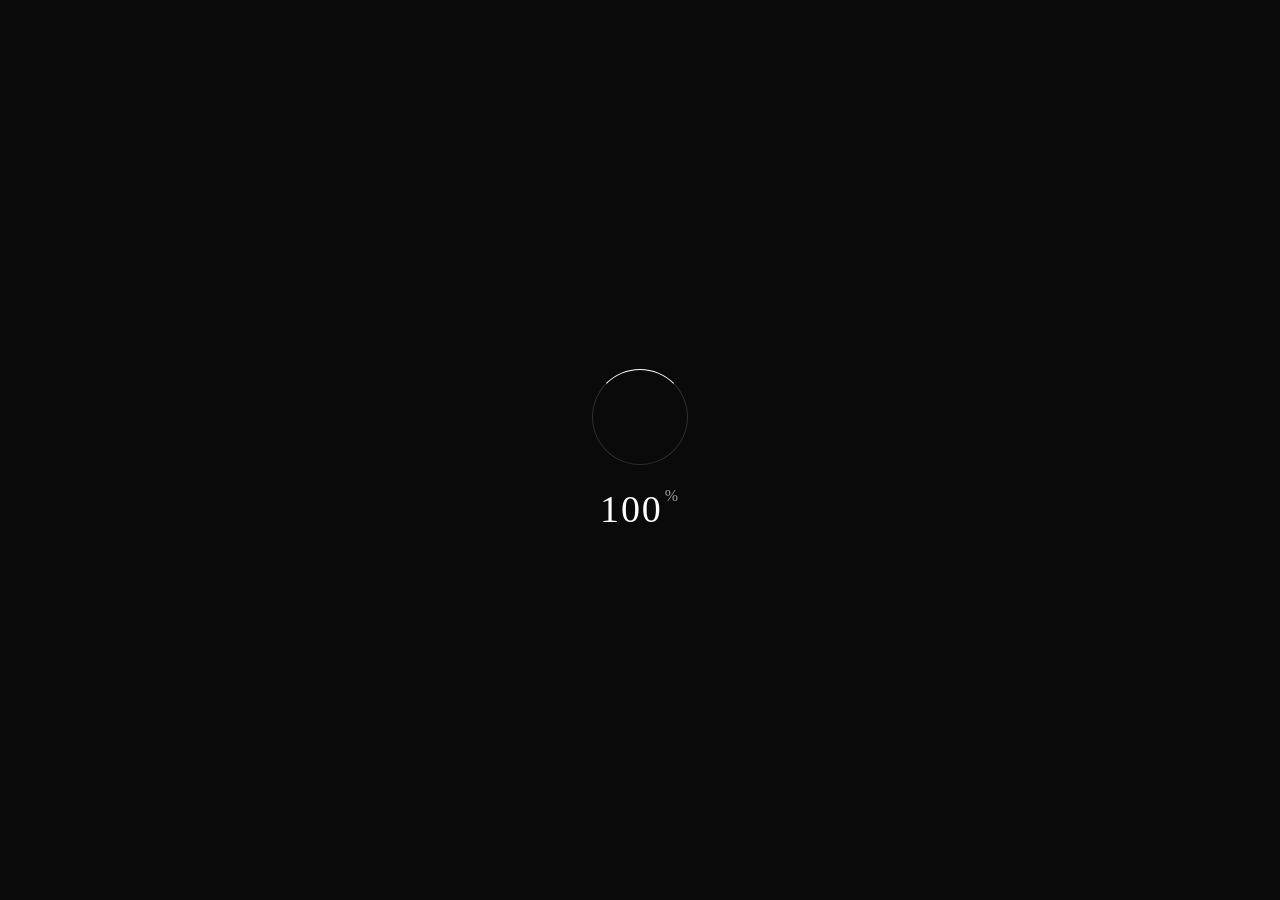
<file: spin-a-tale.html>
<!DOCTYPE html>
<html lang="zh-CN">
<head>
  <meta charset="UTF-8" />
  <meta name="viewport" content="width=device-width, initial-scale=1.0" />
  <title>SPIN A TALE — 紡ぐ物語 | 仿 ivress 风格动画</title>
  <meta name="description" content="一个仿 brand.ivress.co.jp 的滚动叙事动画页面" />
  <link rel="stylesheet" href="style.css" />
</head>
<body class="is-loading">

  <!-- Header -->
  <header class="site-header">
    <div class="header-content">
      <button class="sound-toggle" id="soundToggle" aria-pressed="false">
        <span class="sound-label">SOUND</span>
        <span class="sound-icon">
          <span class="bar"></span><span class="bar"></span>
          <span class="bar"></span><span class="bar"></span>
          <span class="bar"></span>
        </span>
      </button>
      <a href="#" class="lang-switch">EN</a>
    </div>
  </header>

  <!-- Loader -->
  <div id="loader" class="loader-wrap" aria-label="Loading">
    <div class="loader-ring"></div>
    <div class="loader-num"><span id="loaderValue">00</span><span class="percent">%</span></div>
  </div>

  <main id="main" class="main">

    <!-- Prologue letters -->
    <div class="prologue fixed-full" id="prologue">
      <p class="prologue-text">
        <span class="letter" data-delay="4">这</span><span class="letter" data-delay="0">是</span><span class="letter" data-delay="6">一</span><span class="letter" data-delay="8">个</span><span class="letter" data-delay="2">拒</span><span class="letter" data-delay="4">绝</span><span class="letter" data-delay="1">光</span><span class="letter" data-delay="6">明</span><span class="letter" data-delay="5">的</span><span class="letter" data-delay="0">世界</span>
      </p>
    </div>

    <!-- Title -->
    <section class="title-screen fixed-full" id="titleScreen">
      <h1 class="main-title">
        <span class="mt-row">
          <span class="split-text mt-above">
            <span class="split-char" style="--i:0">A</span>
            <span class="split-char split-space" style="--i:1">&nbsp;</span>
            <span class="split-char" style="--i:2">B</span>
            <span class="split-char" style="--i:3">R</span>
            <span class="split-char" style="--i:4">A</span>
            <span class="split-char" style="--i:5">N</span>
            <span class="split-char" style="--i:6">D</span>
            <span class="split-char split-space" style="--i:7">&nbsp;</span>
            <span class="split-char" style="--i:8">S</span>
            <span class="split-char" style="--i:9">T</span>
            <span class="split-char" style="--i:10">O</span>
            <span class="split-char" style="--i:11">R</span>
            <span class="split-char" style="--i:12">Y</span>
          </span>
        </span>
        <span class="mt-row">
          <span class="split-text mt-below">
            <span class="split-char" style="--i:0">S</span>
            <span class="split-char" style="--i:1">P</span>
            <span class="split-char" style="--i:2">I</span>
            <span class="split-char" style="--i:3">N</span>
            <span class="split-char split-space" style="--i:4">&nbsp;</span>
            <span class="split-char" style="--i:5">A</span>
            <span class="split-char split-space" style="--i:6">&nbsp;</span>
            <span class="split-char" style="--i:7">T</span>
            <span class="split-char" style="--i:8">A</span>
            <span class="split-char" style="--i:9">L</span>
            <span class="split-char" style="--i:10">E</span>
          </span>
        </span>
      </h1>
      <p class="main-subtitle">
        <span class="subtitle-char" style="--i:0">紡</span>
        <span class="subtitle-char" style="--i:1">ぐ</span>
        <span class="subtitle-char" style="--i:2">物</span>
        <span class="subtitle-char" style="--i:3">語</span>
      </p>

      <button class="start-button" id="startButton" aria-label="Start the story">
        <span class="ripple"></span>
        <span class="ripple-cover"></span>
        <span class="sb-text">
          <span class="sb-line">CLICK TO</span>
          <span class="sb-line strong">START</span>
        </span>
      </button>
    </section>

    <!-- Scroll-driven story -->
    <div class="story" id="story">

      <section class="story-section" data-section="1">
        <div class="ss-inner">
          <p class="story-text">
            <span class="letter" data-delay="2">旅</span><span class="letter" data-delay="3">人</span><span class="letter" data-delay="7">，</span><br/>
            <span class="letter" data-delay="2">在</span><span class="letter" data-delay="5">世</span><span class="letter" data-delay="7">界</span><span class="letter" data-delay="2">的</span><span class="letter" data-delay="8">边</span><span class="letter" data-delay="8">缘</span><span class="letter" data-delay="0">徘</span><span class="letter" data-delay="9">徊</span>
          </p>
        </div>
      </section>

      <section class="story-section" data-section="2">
        <div class="ss-inner">
          <p class="story-text">
            <span class="letter" data-delay="7">他</span><span class="letter" data-delay="6">遇</span><span class="letter" data-delay="4">见</span><span class="letter" data-delay="1">了</span><span class="letter" data-delay="2">无</span><span class="letter" data-delay="2">名</span><span class="letter" data-delay="1">之</span><span class="letter" data-delay="3">人</span><br/>
            <span class="letter" data-delay="8">背</span><span class="letter" data-delay="8">影</span><span class="letter" data-delay="1">里</span><span class="letter" data-delay="2">藏</span><span class="letter" data-delay="9">着</span><span class="letter" data-delay="8">摇</span><span class="letter" data-delay="9">曳</span><span class="letter" data-delay="6">的</span><span class="letter" data-delay="5">阴</span><span class="letter" data-delay="2">影</span>
          </p>
        </div>
      </section>

      <section class="story-section" data-section="3">
        <div class="ss-inner">
          <p class="story-text">
            <span class="letter" data-delay="0">旅</span><span class="letter" data-delay="8">人</span><span class="letter" data-delay="3">释</span><span class="letter" data-delay="4">放</span><span class="letter" data-delay="8">了</span><span class="letter" data-delay="0">光</span><span class="letter" data-delay="3">，</span><span class="letter" data-delay="3">驱</span><span class="letter" data-delay="9">散</span><span class="letter" data-delay="5">阴</span><span class="letter" data-delay="6">霾</span><br/>
            <span class="letter" data-delay="6">为</span><span class="letter" data-delay="3">他</span><span class="letter" data-delay="8">点</span><span class="letter" data-delay="4">燃</span><span class="letter" data-delay="0">勇</span><span class="letter" data-delay="1">气</span>
          </p>
        </div>
      </section>

      <section class="story-section" data-section="4">
        <div class="ss-inner">
          <p class="story-text">
            <span class="letter" data-delay="3">「</span><span class="letter" data-delay="0">我</span><span class="letter" data-delay="0">也</span><span class="letter" data-delay="8">想</span><span class="letter" data-delay="7">成</span><span class="letter" data-delay="4">为</span><span class="letter" data-delay="9">某</span><span class="letter" data-delay="5">个</span><span class="letter" data-delay="2">人</span><span class="letter" data-delay="4">」</span><br/>
            <span class="letter" data-delay="7">微</span><span class="letter" data-delay="0">小</span><span class="letter" data-delay="8">的</span><span class="letter" data-delay="0">芽</span><span class="letter" data-delay="8">，</span><span class="letter" data-delay="6">在</span><span class="letter" data-delay="1">心</span><span class="letter" data-delay="7">底</span><span class="letter" data-delay="2">绽</span><span class="letter" data-delay="8">放</span>
          </p>
        </div>
      </section>

      <!-- Final climax: gradient letters -->
      <section class="story-section final-section" data-section="5">
        <div class="ss-inner">
          <p class="story-text final-text">
            <span class="letter" data-delay="2" style="color:#feedb5">—</span><span class="letter" data-delay="4" style="color:#feeaaa">逆</span><span class="letter" data-delay="0" style="color:#fee79f">境</span><span class="letter" data-delay="4" style="color:#fee594">是</span><span class="letter" data-delay="3" style="color:#fee289">进</span><span class="letter" data-delay="9" style="color:#fedf7e">化</span><span class="letter" data-delay="9" style="color:#ffdc74">的</span><span class="letter" data-delay="0" style="color:#ffd969">养</span><span class="letter" data-delay="3" style="color:#ffd65e">分</span><span class="letter" data-delay="5" style="color:#ffd453">—</span><br/>
            <span class="letter" data-delay="7" style="color:#feedb5">受</span><span class="letter" data-delay="0" style="color:#feebae">伤</span><span class="letter" data-delay="3" style="color:#fee9a6">、</span><span class="letter" data-delay="2" style="color:#fee79f">跌</span><span class="letter" data-delay="1" style="color:#fee597">倒</span><span class="letter" data-delay="0" style="color:#fee390">、</span><span class="letter" data-delay="1" style="color:#fee188">迷</span><span class="letter" data-delay="9" style="color:#fedf81">惘</span><span class="letter" data-delay="1" style="color:#ffde79">；</span><br/>
            <span class="letter" data-delay="9" style="color:#ffdc72">每</span><span class="letter" data-delay="9" style="color:#ffda6a">一</span><span class="letter" data-delay="0" style="color:#ffd863">次</span><span class="letter" data-delay="3" style="color:#ffd65b">，</span><span class="letter" data-delay="0" style="color:#ffd454">都</span><span class="letter" data-delay="3" style="color:#ffd24c">让</span><span class="letter" data-delay="0" style="color:#ffd045">我</span><span class="letter" data-delay="4" style="color:#ffce3d">们</span><span class="letter" data-delay="2" style="color:#ffcb35">更</span><span class="letter" data-delay="6" style="color:#ffc92e">强</span>
          </p>
          <p class="final-credit">— SPIN A TALE —</p>
          <button class="restart" id="restart">RESTART</button>
        </div>
      </section>

    </div>

    <!-- Scroll hint -->
    <div class="scroll-hint" id="scrollHint" aria-hidden="true">
      <span>SCROLL</span>
      <span class="arrow"></span>
      <span class="arrow"></span>
      <span class="arrow"></span>
    </div>

  </main>

  <script src="script.js"></script>
</body>
</html>
</file>
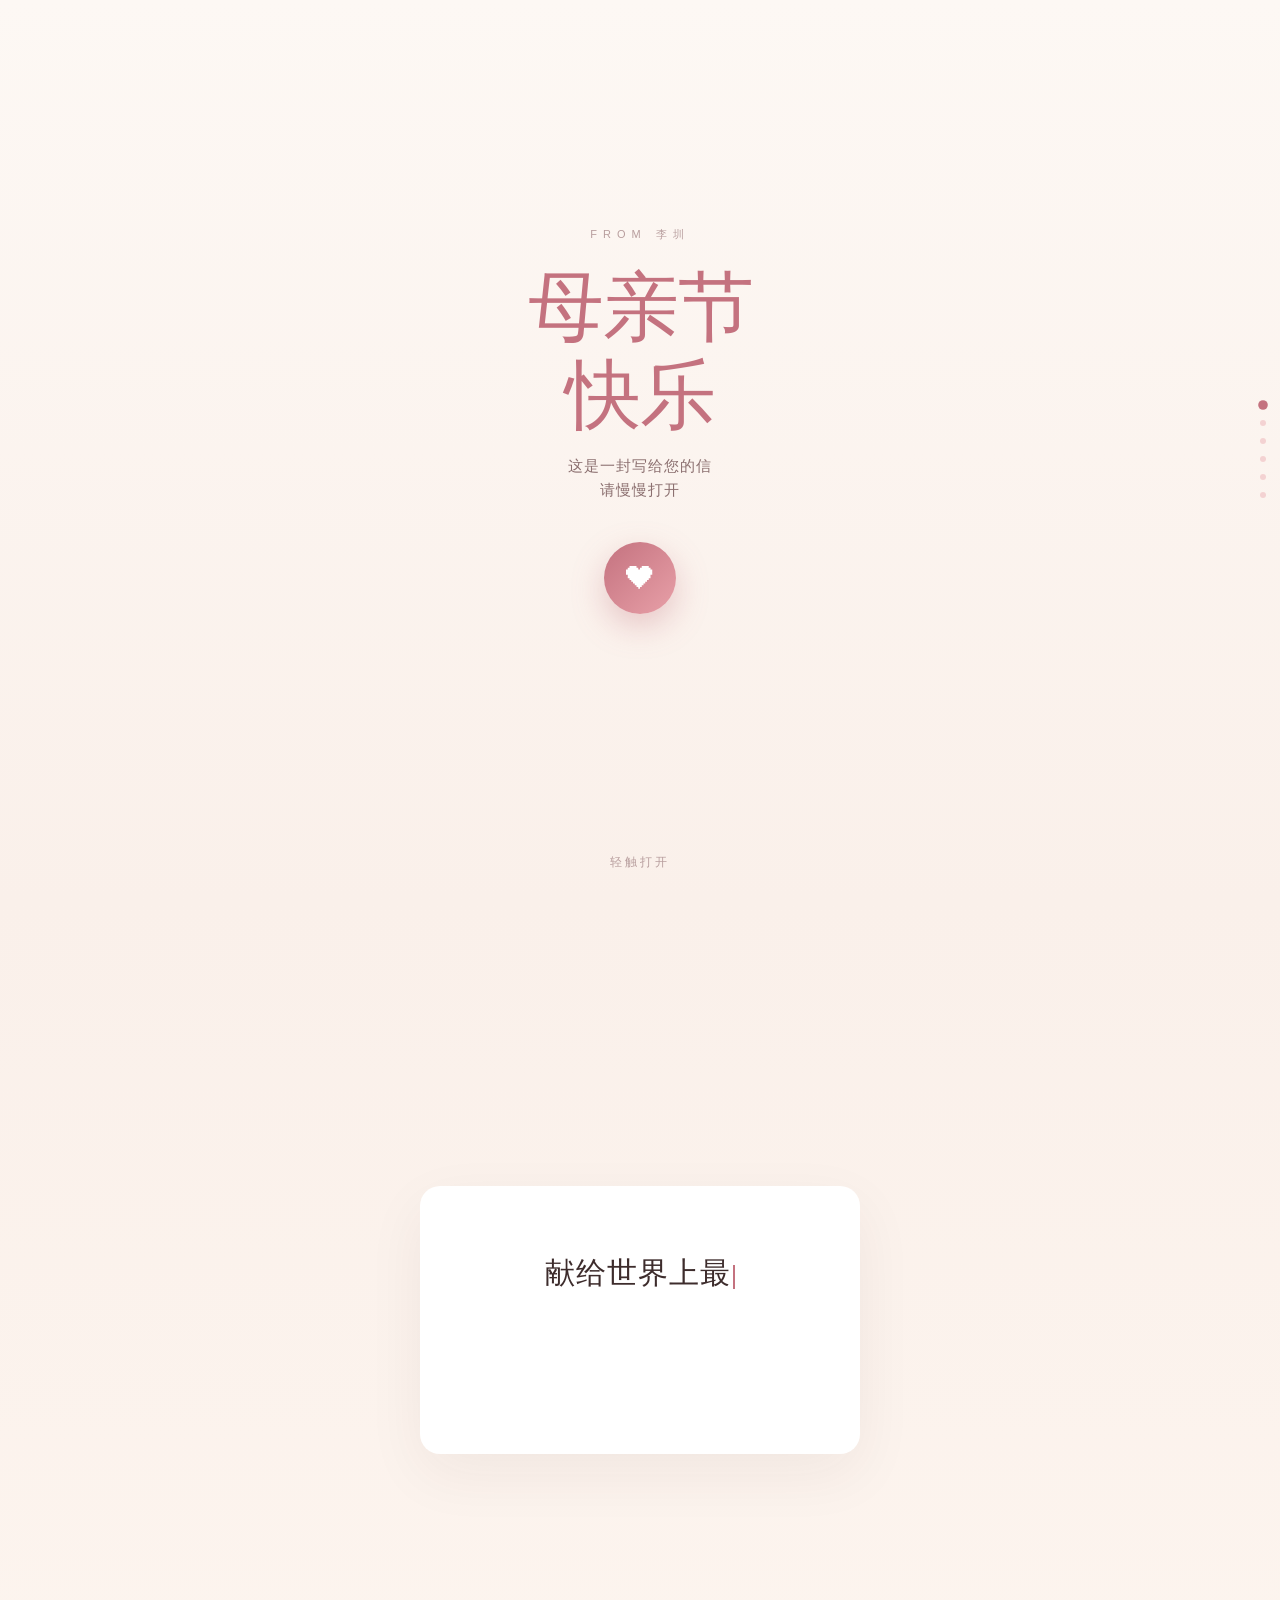
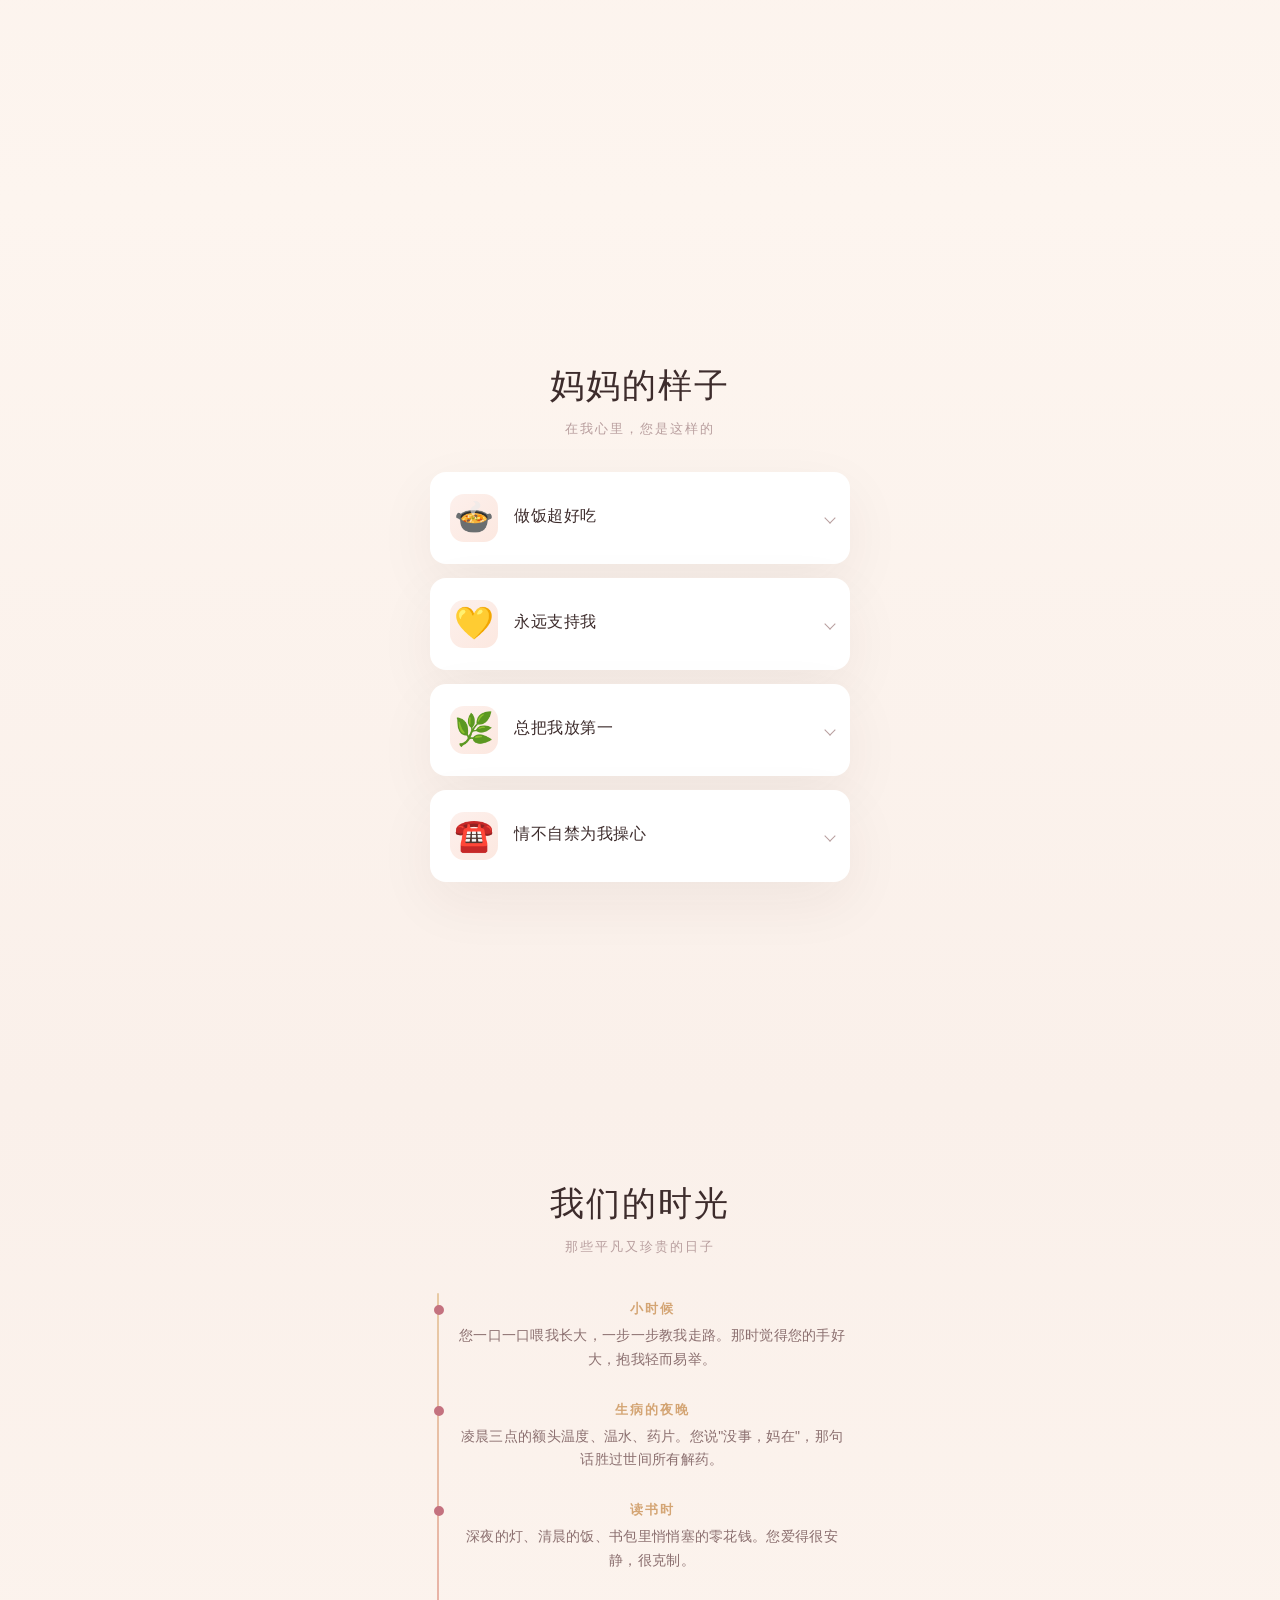
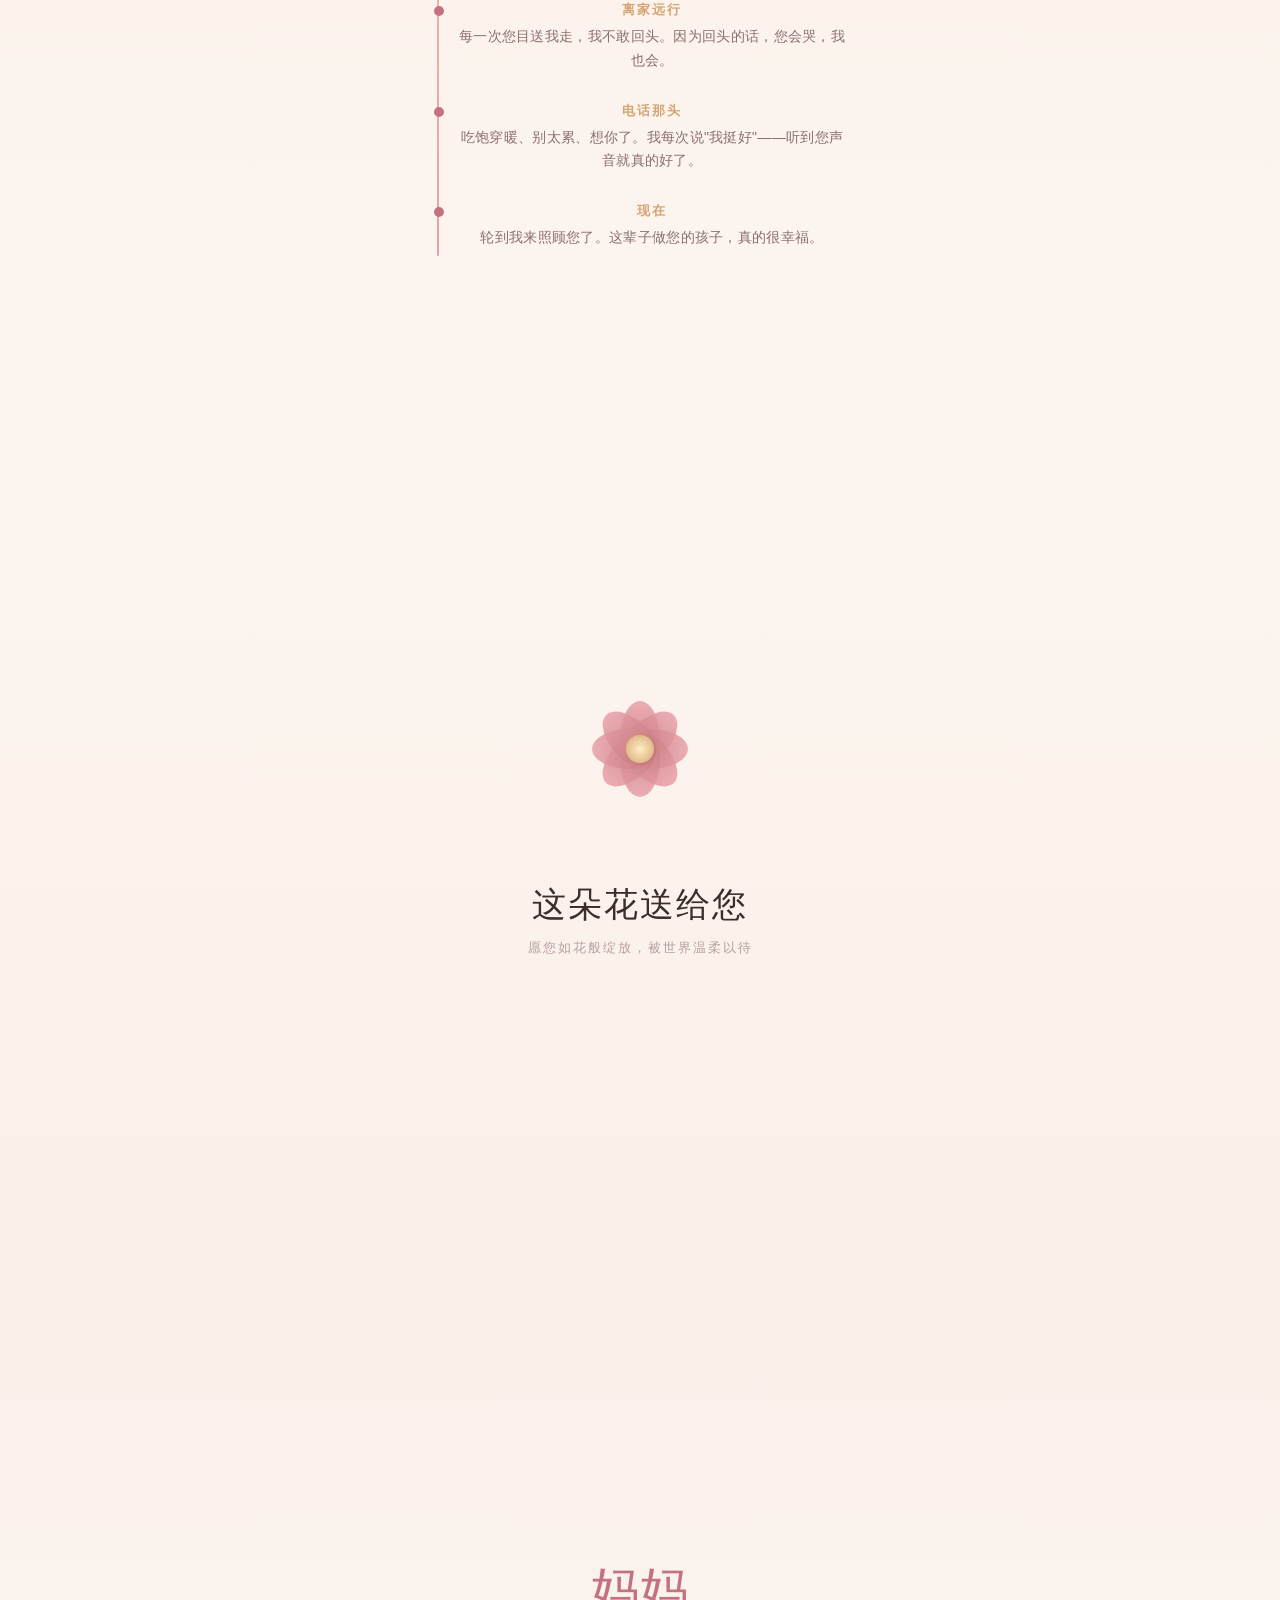
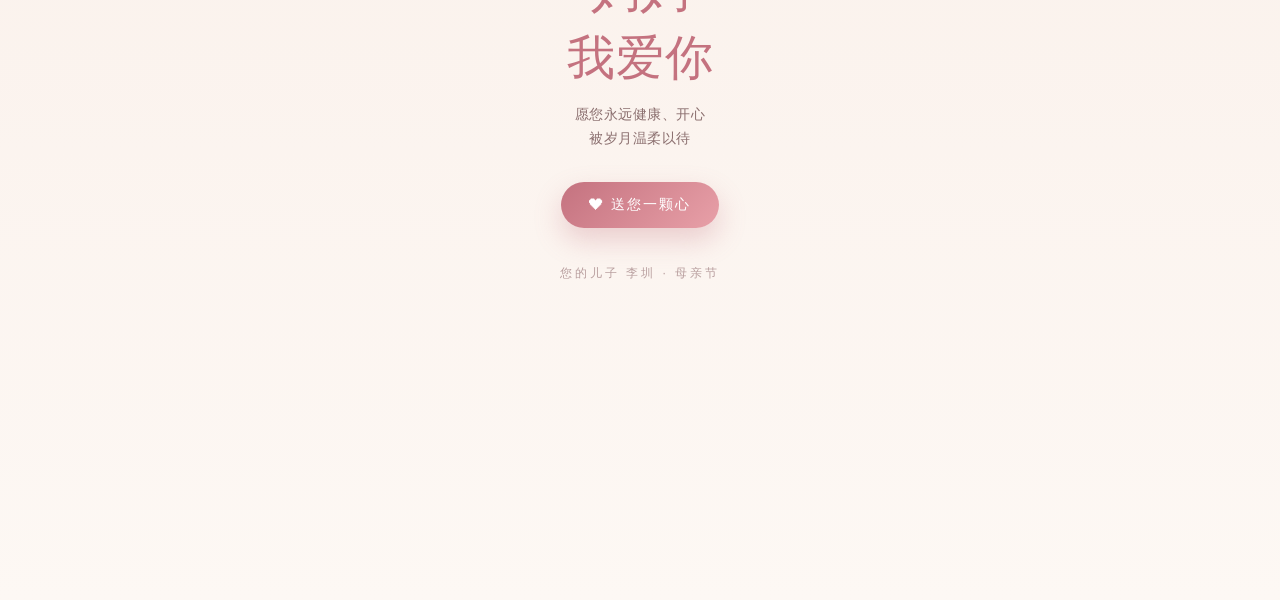
<file: 献给妈妈的母亲节礼物.html>
<!DOCTYPE html>
<html lang="zh-CN">
<head>
<meta charset="UTF-8"/>
<meta name="viewport" content="width=device-width,initial-scale=1.0,maximum-scale=1.0,user-scalable=no,viewport-fit=cover"/>
<meta name="theme-color" content="#f8ede3"/>
<meta name="apple-mobile-web-app-capable" content="yes"/>
<meta name="format-detection" content="telephone=no"/>
<title>献给妈妈</title>
<style>
:root{--bg:#fdf8f4;--card:#ffffff;--rose:#c4727f;--rose-soft:#e8a0a8;--gold:#d4a574;--gold-soft:#e8caa4;--text:#3d2c2c;--text-light:#8b6f6f;--text-lighter:#b89e9e;--shadow:0 20px 60px rgba(60,30,30,.06);--radius:20px}
*,*::before,*::after{box-sizing:border-box;margin:0;padding:0;-webkit-tap-highlight-color:transparent}
html{scroll-behavior:smooth}
body{font-family:-apple-system,"SF Pro Display","PingFang SC","Noto Sans SC","Hiragino Sans GB",sans-serif;color:var(--text);background:var(--bg);min-height:100vh;min-height:100dvh;overflow-x:hidden;-webkit-font-smoothing:antialiased;line-height:1.6}

/* ===== 通用 ===== */
.page{min-height:100vh;min-height:100dvh;display:flex;flex-direction:column;align-items:center;justify-content:center;padding:env(safe-area-inset-top,48px) 28px 60px;text-align:center;position:relative}
.spacer{height:env(safe-area-inset-bottom,24px)}
.fade-in{opacity:0;transform:translateY(24px);transition:opacity .9s cubic-bezier(.4,0,.2,1),transform .9s cubic-bezier(.4,0,.2,1)}
.fade-in.visible{opacity:1;transform:translateY(0)}
.delay-1{transition-delay:.15s}.delay-2{transition-delay:.3s}.delay-3{transition-delay:.45s}.delay-4{transition-delay:.6s}

/* ===== 导航点 ===== */
.dots{position:fixed;right:14px;top:50%;transform:translateY(-50%);z-index:100;display:flex;flex-direction:column;gap:12px}
.dots span{display:block;width:6px;height:6px;border-radius:50%;background:var(--rose-soft);opacity:.4;transition:all .4s}
.dots span.on{opacity:1;background:var(--rose);transform:scale(1.6)}

/* ===== 1. 封面 ===== */
.cover{background:linear-gradient(180deg,#fdf8f4 0%,#faf0ea 100%)}
.cover-label{font-size:11px;letter-spacing:6px;color:var(--text-lighter);text-transform:uppercase;margin-bottom:20px}
.cover-title{font-size:56px;font-weight:200;letter-spacing:-1px;color:var(--rose);line-height:1.15;margin-bottom:16px}
.cover-sub{font-size:15px;color:var(--text-light);letter-spacing:1px;max-width:260px;margin-bottom:40px}
.cover-seal{width:72px;height:72px;border-radius:50%;background:linear-gradient(135deg,var(--rose),var(--rose-soft));display:flex;align-items:center;justify-content:center;color:#fff;font-size:28px;box-shadow:0 12px 32px rgba(196,114,127,.35);cursor:pointer;transition:transform .3s,box-shadow .3s;-webkit-touch-callout:none;user-select:none}
.cover-seal:active{transform:scale(.9);box-shadow:0 6px 16px rgba(196,114,127,.3)}
.cover-seal.opened{animation:sealOut .6s forwards}
@keyframes sealOut{to{transform:scale(0) rotate(180deg);opacity:0}}
.cover-hint{position:absolute;bottom:28px;font-size:12px;color:var(--text-lighter);letter-spacing:3px;animation:gentle 2.5s ease-in-out infinite}
@keyframes gentle{0%,100%{opacity:.6;transform:translateY(0)}50%{opacity:1;transform:translateY(-4px)}}

/* ===== 2. 祝福 ===== */
.wish{background:linear-gradient(180deg,#faf0ea 0%,#fdf5ef 100%)}
.wish-card{width:100%;max-width:340px;padding:48px 28px;background:var(--card);border-radius:var(--radius);box-shadow:var(--shadow)}
.wish-text{font-size:24px;font-weight:300;color:var(--text);line-height:1.8;letter-spacing:1px;min-height:100px}
.wish-text .cursor{display:inline-block;width:2px;height:24px;background:var(--rose);margin-left:2px;animation:blink .9s step-end infinite;vertical-align:text-bottom}
.wish-text.done .cursor{display:none}
.wish-from{margin-top:28px;font-size:13px;color:var(--text-lighter);letter-spacing:3px;opacity:0;transition:opacity .8s .3s}
.wish-text.done~.wish-from{opacity:1}

/* ===== 3. 优点 ===== */
.virtues{background:linear-gradient(180deg,#fdf5ef 0%,#faf0ea 100%)}
.v-title{font-size:28px;font-weight:200;color:var(--text);letter-spacing:2px;margin-bottom:6px}
.v-sub{font-size:13px;color:var(--text-lighter);letter-spacing:2px;margin-bottom:32px}
.v-list{display:flex;flex-direction:column;gap:14px;width:100%;max-width:340px}
.v-item{background:var(--card);border-radius:16px;padding:22px 20px;box-shadow:var(--shadow);display:flex;align-items:center;gap:16px;cursor:pointer;transition:transform .3s,box-shadow .3s;overflow:hidden;position:relative}
.v-item:active{transform:scale(.97)}
.v-item .icon{font-size:32px;flex-shrink:0;width:48px;height:48px;display:flex;align-items:center;justify-content:center;background:linear-gradient(135deg,#fdf0ec,#fce8e0);border-radius:14px}
.v-item .info{text-align:left;flex:1}
.v-item .info h3{font-size:16px;font-weight:500;color:var(--text);margin-bottom:3px;letter-spacing:.5px}
.v-item .info p{font-size:12px;color:var(--text-light);line-height:1.5;max-height:0;overflow:hidden;transition:max-height .5s,opacity .4s;opacity:0}
.v-item.open .info p{max-height:80px;opacity:1}
.v-item::after{content:"";position:absolute;right:16px;top:50%;width:8px;height:8px;border-right:1.5px solid var(--text-lighter);border-bottom:1.5px solid var(--text-lighter);transform:translateY(-50%) rotate(45deg);transition:transform .3s}
.v-item.open::after{transform:translateY(-50%) rotate(-135deg)}

/* ===== 4. 时光 ===== */
.timeline-sec{background:linear-gradient(180deg,#faf0ea 0%,#fdf5ef 100%)}
.tl-title{font-size:28px;font-weight:200;color:var(--text);letter-spacing:2px;margin-bottom:6px}
.tl-sub{font-size:13px;color:var(--text-lighter);letter-spacing:2px;margin-bottom:28px}
.tl{display:flex;flex-direction:column;gap:0;width:100%;max-width:320px;position:relative;padding-left:24px}
.tl::before{content:"";position:absolute;left:7px;top:8px;bottom:8px;width:1.5px;background:linear-gradient(180deg,var(--gold-soft),var(--rose-soft));border-radius:1px}
.tl-item{position:relative;padding:14px 0}
.tl-item::before{content:"";position:absolute;left:-20px;top:20px;width:10px;height:10px;border-radius:50%;background:var(--card);border:2px solid var(--rose-soft);transition:background .3s,border-color .3s}
.tl-item.on::before{background:var(--rose);border-color:var(--rose)}
.tl-item h4{font-size:13px;font-weight:600;color:var(--gold);letter-spacing:2px;margin-bottom:4px}
.tl-item p{font-size:14px;color:var(--text-light);line-height:1.7;letter-spacing:.3px}

/* ===== 5. 花朵 ===== */
.bloom-sec{background:linear-gradient(180deg,#fdf5ef 0%,#faf0ea 100%)}
.bloom-wrap{position:relative;width:200px;height:200px;margin-bottom:28px}
.bloom-wrap .petal{position:absolute;top:50%;left:50%;width:40px;height:64px;margin:-48px 0 0 -20px;background:linear-gradient(180deg,var(--rose-soft) 0%,var(--rose) 100%);border-radius:50% 50% 50% 50% / 60% 60% 40% 40%;transform-origin:center 48px;opacity:0;transform:rotate(var(--r)) scale(0);transition:all 1.2s cubic-bezier(.34,1.56,.64,1)}
.bloom-wrap.bloom .petal{opacity:.85;transform:rotate(var(--r)) scale(1)}
.bloom-wrap .p1{--r:0deg;transition-delay:0s}.bloom-wrap .p2{--r:45deg;transition-delay:.08s}
.bloom-wrap .p3{--r:90deg;transition-delay:.16s}.bloom-wrap .p4{--r:135deg;transition-delay:.24s}
.bloom-wrap .p5{--r:180deg;transition-delay:.32s}.bloom-wrap .p6{--r:225deg;transition-delay:.4s}
.bloom-wrap .p7{--r:270deg;transition-delay:.48s}.bloom-wrap .p8{--r:315deg;transition-delay:.56s}
.bloom-wrap .core{position:absolute;top:50%;left:50%;width:28px;height:28px;margin:-14px 0 0 -14px;background:radial-gradient(circle,#ffedc2,var(--gold));border-radius:50%;box-shadow:0 0 20px rgba(212,165,116,.4);opacity:0;transform:scale(0);transition:all .6s .7s cubic-bezier(.34,1.56,.64,1)}
.bloom-wrap.bloom .core{opacity:1;transform:scale(1)}

/* ===== 6. 结尾 ===== */
.finale{background:linear-gradient(180deg,#faf0ea 0%,#fdf8f4 100%)}
.finale-msg{font-size:36px;font-weight:200;color:var(--rose);line-height:1.4;letter-spacing:1px;margin-bottom:12px}
.finale-sub{font-size:14px;color:var(--text-light);max-width:280px;line-height:1.7;letter-spacing:.5px;margin-bottom:32px}
.finale-btn{display:inline-flex;align-items:center;gap:8px;padding:14px 28px;font-size:14px;font-family:inherit;letter-spacing:2px;color:#fff;background:linear-gradient(135deg,var(--rose),var(--rose-soft));border:none;border-radius:50px;box-shadow:0 12px 28px rgba(196,114,127,.3);cursor:pointer;transition:transform .2s;touch-action:manipulation}
.finale-btn:active{transform:scale(.95)}
.finale-sign{margin-top:36px;font-size:12px;color:var(--text-lighter);letter-spacing:3px}

/* 爱心飞出 */
.hearts{position:fixed;inset:0;pointer-events:none;overflow:hidden;z-index:9999}
.hearts span{position:absolute;bottom:-20px;font-size:20px;animation:rise 3.5s ease-out forwards;will-change:transform}
@keyframes rise{0%{transform:translateY(0) scale(.4);opacity:0}10%{opacity:.9}100%{transform:translateY(-105vh) scale(1.2) rotate(360deg);opacity:0}}

/* ===== 响应式 ===== */
@media(min-width:390px){.cover-title{font-size:62px}.finale-msg{font-size:40px}}
@media(min-width:600px){.cover-title{font-size:76px}.wish-text{font-size:30px}.v-title,.tl-title{font-size:34px}.finale-msg{font-size:48px}.v-list,.tl{max-width:420px}.wish-card{max-width:440px;padding:60px 36px}}
@media(prefers-reduced-motion:reduce){*{animation-duration:.01ms!important;transition-duration:.01ms!important}}
</style>
</head>
<body>
<!-- 导航 -->
<nav class="dots" id="dots"><span></span><span></span><span></span><span></span><span></span><span></span></nav>

<!-- 1. 封面 -->
<section class="page cover" id="p1">
<div class="cover-label fade-in">FROM 李圳</div>
<h1 class="cover-title fade-in delay-1">母亲节<br>快乐</h1>
<p class="cover-sub fade-in delay-2">这是一封写给您的信<br>请慢慢打开</p>
<div class="cover-seal fade-in delay-3" id="seal">❤</div>
<div class="cover-hint">轻触打开</div>
</section>

<!-- 2. 祝福 -->
<section class="page wish" id="p2">
<div class="wish-card fade-in">
<div class="wish-text" id="wishText"><span class="cursor"></span></div>
<div class="wish-from">—— 李圳</div>
</div>
</section>

<!-- 3. 妈妈的优点 -->
<section class="page virtues" id="p3">
<div class="v-title fade-in">妈妈的样子</div>
<div class="v-sub fade-in delay-1">在我心里，您是这样的</div>
<div class="v-list">
<div class="v-item fade-in delay-1"><div class="icon">🍲</div><div class="info"><h3>做饭超好吃</h3><p>世界上最好的味道，是从您厨房飘出的香气。无论走到哪里，都忘不了那个味道。</p></div></div>
<div class="v-item fade-in delay-2"><div class="icon">💛</div><div class="info"><h3>永远支持我</h3><p>无论我选什么路，您都说"有妈呢"。您让我永远有勇气，去做想做的事。</p></div></div>
<div class="v-item fade-in delay-3"><div class="icon">🌿</div><div class="info"><h3>总把我放第一</h3><p>好吃的永远留给我，好看的永远让给我。您把自己排到了最后一位。</p></div></div>
<div class="v-item fade-in delay-4"><div class="icon">☎️</div><div class="info"><h3>情不自禁为我操心</h3><p>天冷加衣、吃饭别凑合、晚上早点睡。那些唠叨，是最珍贵的挂念。</p></div></div>
</div>
</section>

<!-- 4. 时光 -->
<section class="page timeline-sec" id="p4">
<div class="tl-title fade-in">我们的时光</div>
<div class="tl-sub fade-in delay-1">那些平凡又珍贵的日子</div>
<div class="tl fade-in delay-2">
<div class="tl-item"><h4>小时候</h4><p>您一口一口喂我长大，一步一步教我走路。那时觉得您的手好大，抱我轻而易举。</p></div>
<div class="tl-item"><h4>生病的夜晚</h4><p>凌晨三点的额头温度、温水、药片。您说"没事，妈在"，那句话胜过世间所有解药。</p></div>
<div class="tl-item"><h4>读书时</h4><p>深夜的灯、清晨的饭、书包里悄悄塞的零花钱。您爱得很安静，很克制。</p></div>
<div class="tl-item"><h4>离家远行</h4><p>每一次您目送我走，我不敢回头。因为回头的话，您会哭，我也会。</p></div>
<div class="tl-item"><h4>电话那头</h4><p>吃饱穿暖、别太累、想你了。我每次说"我挺好"——听到您声音就真的好了。</p></div>
<div class="tl-item"><h4>现在</h4><p>轮到我来照顾您了。这辈子做您的孩子，真的很幸福。</p></div>
</div>
</section>

<!-- 5. 花朵 -->
<section class="page bloom-sec" id="p5">
<div class="bloom-wrap" id="bloomWrap">
<div class="petal p1"></div><div class="petal p2"></div><div class="petal p3"></div><div class="petal p4"></div>
<div class="petal p5"></div><div class="petal p6"></div><div class="petal p7"></div><div class="petal p8"></div>
<div class="core"></div>
</div>
<div class="v-title fade-in">这朵花送给您</div>
<div class="v-sub fade-in delay-1">愿您如花般绽放，被世界温柔以待</div>
</section>

<!-- 6. 结尾 -->
<section class="page finale" id="p6">
<div class="finale-msg fade-in">妈妈<br>我爱你</div>
<p class="finale-sub fade-in delay-1">愿您永远健康、开心<br>被岁月温柔以待</p>
<button class="finale-btn fade-in delay-2" id="heartBtn">❤ 送您一颗心</button>
<div class="finale-sign fade-in delay-3">您的儿子 李圳 · 母亲节</div>
</section>

<div class="hearts" id="hearts"></div>

<script>
(function(){
  /* --- 工具 --- */
  var pages = document.querySelectorAll('.page');
  var dots = document.querySelectorAll('.dots span');

  /* --- 淡入观察 --- */
  var fadeEls = document.querySelectorAll('.fade-in');
  var fadeOb = new IntersectionObserver(function(es){
    es.forEach(function(e){ if(e.isIntersecting){ e.target.classList.add('visible'); fadeOb.unobserve(e.target); }});
  },{threshold:.15});
  fadeEls.forEach(function(el){ fadeOb.observe(el); });

  /* --- 导航点 --- */
  var secOb = new IntersectionObserver(function(es){
    es.forEach(function(e){
      if(e.isIntersecting){
        var i = Array.prototype.indexOf.call(pages, e.target);
        dots.forEach(function(d,j){ d.classList.toggle('on', i===j); });
      }
    });
  },{threshold:.5});
  pages.forEach(function(p){ secOb.observe(p); });
  dots.forEach(function(d,i){
    d.addEventListener('click',function(){ pages[i].scrollIntoView({behavior:'smooth'}); });
  });

  /* --- 封面印章 --- */
  var seal = document.getElementById('seal');
  var sealDone = false;
  seal.addEventListener('click',function(){
    if(sealDone) return; sealDone = true;
    seal.classList.add('opened');
    setTimeout(function(){ document.getElementById('p2').scrollIntoView({behavior:'smooth'}); },700);
  });

  /* --- 打字机 --- */
  var wishEl = document.getElementById('wishText');
  var wishText = '献给世界上最好的妈妈，\n妈妈我爱你。';
  var wishStarted = false;
  var wishOb = new IntersectionObserver(function(es){
    es.forEach(function(e){
      if(e.isIntersecting && !wishStarted){
        wishStarted = true;
        var i = 0;
        var t = setInterval(function(){
          var ch = wishText[i];
          if(ch==='\n') wishEl.insertBefore(document.createElement('br'), wishEl.querySelector('.cursor'));
          else wishEl.insertBefore(document.createTextNode(ch), wishEl.querySelector('.cursor'));
          i++;
          if(i>=wishText.length){ clearInterval(t); wishEl.classList.add('done'); }
        },160);
      }
    });
  },{threshold:.4});
  wishOb.observe(document.getElementById('p2'));

  /* --- 优点展开 --- */
  document.querySelectorAll('.v-item').forEach(function(item){
    item.addEventListener('click',function(){
      // 关闭其他
      document.querySelectorAll('.v-item.open').forEach(function(o){ if(o!==item) o.classList.remove('open'); });
      item.classList.toggle('open');
    });
  });

  /* --- 时光轴逐个显示 --- */
  var tlItems = document.querySelectorAll('.tl-item');
  var tlOb = new IntersectionObserver(function(es){
    es.forEach(function(e){
      if(e.isIntersecting){ e.target.classList.add('on'); tlOb.unobserve(e.target); }
    });
  },{threshold:.3});
  tlItems.forEach(function(it){ tlOb.observe(it); });

  /* --- 花朵绽放 --- */
  var bloom = document.getElementById('bloomWrap');
  var bloomOb = new IntersectionObserver(function(es){
    es.forEach(function(e){ if(e.isIntersecting){ bloom.classList.add('bloom'); bloomOb.disconnect(); }});
  },{threshold:.4});
  bloomOb.observe(bloom);

  /* --- 送爱心 --- */
  document.getElementById('heartBtn').addEventListener('click',function(){
    var layer = document.getElementById('hearts');
    var emojis = ['❤','💕','💖','🌸','✨','🌷'];
    for(var i=0;i<30;i++){
      (function(i){
        setTimeout(function(){
          var s = document.createElement('span');
          s.textContent = emojis[Math.floor(Math.random()*emojis.length)];
          s.style.left = Math.random()*100+'vw';
          s.style.fontSize = (16+Math.random()*20)+'px';
          s.style.animationDuration = (2.5+Math.random()*2)+'s';
          layer.appendChild(s);
          setTimeout(function(){s.remove();},5000);
        },i*70);
      })(i);
    }
  });
})();
</script>
</body>
</html>
</file>
<file: style.css>
/* =========================================================
   SPIN A TALE — Ivress-style scroll animation
   ========================================================= */

:root {
  --bg: #0a0a0a;
  --fg: #ffffff;
  --muted: rgba(255, 255, 255, 0.6);
  --accent: #ffce3d;
  --ease-out: cubic-bezier(.2, .7, .2, 1);
  --ease-in-out: cubic-bezier(.65, 0, .35, 1);
  --serif: "Cormorant Garamond", "Source Han Serif SC", "Songti SC", "Noto Serif JP", serif;
  --sans: "Helvetica Neue", "Hiragino Sans", "PingFang SC", system-ui, sans-serif;
}

* { box-sizing: border-box; margin: 0; padding: 0; }

html, body {
  background: var(--bg);
  color: var(--fg);
  font-family: var(--sans);
  -webkit-font-smoothing: antialiased;
  overflow-x: hidden;
}

body {
  min-height: 100vh;
  /* The story length is set by .story below; body itself scrolls naturally. */
}

a { color: inherit; text-decoration: none; }
button { background: none; border: 0; color: inherit; font: inherit; cursor: pointer; }

/* ---------- Header ---------- */
.site-header {
  position: fixed;
  top: 0; left: 0;
  width: 100%;
  z-index: 50;
  padding: 22px 28px;
  pointer-events: none;
}
.header-content {
  display: flex;
  justify-content: space-between;
  align-items: center;
  pointer-events: auto;
}
.sound-toggle {
  display: inline-flex;
  align-items: center;
  gap: 10px;
  letter-spacing: .25em;
  font-size: 11px;
  opacity: .85;
  transition: opacity .3s;
}
.sound-toggle:hover { opacity: 1; }
.sound-icon { display: inline-flex; align-items: end; gap: 2px; height: 14px; }
.sound-icon .bar {
  width: 2px; background: var(--fg); height: 30%;
  animation: bar 1.1s ease-in-out infinite;
}
.sound-icon .bar:nth-child(2) { animation-delay: .15s; }
.sound-icon .bar:nth-child(3) { animation-delay: .30s; }
.sound-icon .bar:nth-child(4) { animation-delay: .45s; }
.sound-icon .bar:nth-child(5) { animation-delay: .60s; }
@keyframes bar {
  0%, 100% { height: 30%; }
  50%      { height: 100%; }
}
.sound-toggle[aria-pressed="false"] .sound-icon .bar { animation-play-state: paused; height: 25%; }

.lang-switch {
  font-size: 12px;
  letter-spacing: .3em;
  border: 1px solid rgba(255,255,255,.4);
  padding: 8px 14px;
  border-radius: 999px;
  transition: background .3s, color .3s;
}
.lang-switch:hover { background: var(--fg); color: var(--bg); }

/* ---------- Loader ---------- */
.loader-wrap {
  position: fixed;
  inset: 0;
  background: var(--bg);
  display: flex;
  flex-direction: column;
  align-items: center;
  justify-content: center;
  z-index: 100;
  transition: opacity .9s ease, visibility .9s ease;
}
body:not(.is-loading) .loader-wrap {
  opacity: 0;
  visibility: hidden;
}
.loader-ring {
  width: 96px; height: 96px;
  border-radius: 50%;
  border: 1px solid rgba(255,255,255,.15);
  border-top-color: var(--fg);
  animation: spin 1.1s linear infinite;
  margin-bottom: 22px;
}
@keyframes spin { to { transform: rotate(360deg); } }
.loader-num {
  font-family: var(--serif);
  font-size: 38px;
  letter-spacing: .05em;
}
.loader-num .percent {
  font-size: 16px;
  margin-left: 2px;
  opacity: .6;
  vertical-align: top;
}

/* ---------- Generic full-screen layout ---------- */
.fixed-full {
  position: fixed;
  inset: 0;
  display: flex;
  align-items: center;
  justify-content: center;
  pointer-events: none;
}

/* Prologue (shows briefly after loader) */
.prologue {
  z-index: 30;
  opacity: 0;
  transition: opacity 1s ease;
}
body.show-prologue .prologue { opacity: 1; }
.prologue-text {
  font-family: var(--serif);
  font-size: clamp(20px, 3vw, 30px);
  letter-spacing: .25em;
  color: rgba(255,255,255,.85);
}

/* ---------- Letter-by-letter reveal ---------- */
.letter {
  display: inline-block;
  opacity: 0;
  transform: translateY(14px);
  filter: blur(6px);
  transition:
    opacity .9s var(--ease-out),
    transform .9s var(--ease-out),
    filter .9s var(--ease-out);
}
.letter[data-delay="0"] { transition-delay: 0.00s; }
.letter[data-delay="1"] { transition-delay: 0.05s; }
.letter[data-delay="2"] { transition-delay: 0.10s; }
.letter[data-delay="3"] { transition-delay: 0.15s; }
.letter[data-delay="4"] { transition-delay: 0.20s; }
.letter[data-delay="5"] { transition-delay: 0.25s; }
.letter[data-delay="6"] { transition-delay: 0.30s; }
.letter[data-delay="7"] { transition-delay: 0.35s; }
.letter[data-delay="8"] { transition-delay: 0.40s; }
.letter[data-delay="9"] { transition-delay: 0.45s; }

.is-active .letter,
.show-prologue .prologue .letter {
  opacity: 1;
  transform: translateY(0);
  filter: blur(0);
}

/* ---------- Title screen ---------- */
.title-screen {
  z-index: 20;
  flex-direction: column;
  gap: 34px;
  opacity: 0;
  transition: opacity 1.2s ease .2s;
}
body.show-title .title-screen { opacity: 1; pointer-events: auto; }
body.story-started .title-screen {
  opacity: 0;
  visibility: hidden;
  transition: opacity .6s ease, visibility .6s ease;
}

.main-title {
  font-family: var(--serif);
  font-weight: 400;
  text-align: center;
  letter-spacing: .15em;
  font-size: clamp(28px, 5vw, 56px);
  line-height: 1.1;
}
.mt-row { display: block; }
.split-text { display: inline-block; }
.split-char {
  display: inline-block;
  opacity: 0;
  transform: translateY(40%);
  transition:
    opacity .8s var(--ease-out),
    transform .8s var(--ease-out);
  transition-delay: calc(var(--i) * 60ms + 200ms);
}
.split-space { width: .4em; }
body.show-title .split-char {
  opacity: 1;
  transform: translateY(0);
}

.main-subtitle {
  display: flex;
  gap: .35em;
  font-family: var(--serif);
  font-size: clamp(14px, 1.6vw, 18px);
  letter-spacing: .8em;
  color: rgba(255,255,255,.7);
  margin-left: .4em; /* compensate letter-spacing */
}
.subtitle-char {
  display: inline-block;
  opacity: 0;
  transform: translateY(20%);
  transition: opacity .8s var(--ease-out), transform .8s var(--ease-out);
  transition-delay: calc(var(--i) * 90ms + 1.2s);
}
body.show-title .subtitle-char {
  opacity: 1;
  transform: translateY(0);
}

/* ---------- Start button ---------- */
.start-button {
  position: relative;
  width: 160px; height: 160px;
  border-radius: 50%;
  border: 1px solid rgba(255,255,255,.4);
  display: inline-flex;
  align-items: center;
  justify-content: center;
  margin-top: 20px;
  opacity: 0;
  transform: scale(.85);
  transition: opacity 1s ease 1.6s, transform 1s var(--ease-out) 1.6s, border-color .3s;
}
body.show-title .start-button {
  opacity: 1;
  transform: scale(1);
}
.start-button:hover { border-color: var(--fg); }
.start-button .ripple,
.start-button .ripple-cover {
  position: absolute;
  inset: -1px;
  border-radius: 50%;
  border: 1px solid rgba(255,255,255,.5);
  pointer-events: none;
}
.start-button .ripple {
  animation: ripple 2.5s ease-out infinite;
}
.start-button .ripple-cover {
  animation: ripple 2.5s ease-out infinite;
  animation-delay: 1.25s;
}
@keyframes ripple {
  0%   { transform: scale(1);   opacity: .8; }
  100% { transform: scale(1.7); opacity: 0;  }
}
.sb-text {
  display: flex;
  flex-direction: column;
  align-items: center;
  letter-spacing: .25em;
  font-size: 11px;
}
.sb-line.strong {
  font-family: var(--serif);
  font-size: 22px;
  letter-spacing: .15em;
  margin-top: 6px;
}

/* ---------- Story (scroll driven) ---------- */
.story {
  /* Make page tall so we can scroll; sections themselves are pinned. */
  height: 600vh; /* 5 sections + final, each ~100vh of scroll */
  position: relative;
  pointer-events: none;
}
body:not(.story-started) .story { display: none; }

.story-section {
  position: fixed;
  inset: 0;
  display: flex;
  align-items: center;
  justify-content: center;
  opacity: 0;
  transition: opacity .8s ease;
  pointer-events: none;
  padding: 0 24px;
}
.story-section.is-active {
  opacity: 1;
}
.ss-inner { text-align: center; max-width: 900px; }

.story-text {
  font-family: var(--serif);
  font-size: clamp(18px, 2.5vw, 30px);
  line-height: 2;
  letter-spacing: .2em;
}

/* Final section special background */
.final-section {
  background: radial-gradient(circle at 50% 60%, rgba(255, 206, 61, 0.08), transparent 60%);
}
.final-text {
  font-size: clamp(20px, 2.8vw, 34px);
  line-height: 2.1;
  letter-spacing: .25em;
  text-shadow: 0 0 30px rgba(255, 206, 61, 0.18);
}
.final-credit {
  margin-top: 40px;
  font-family: var(--serif);
  letter-spacing: .4em;
  font-size: 13px;
  color: var(--muted);
  opacity: 0;
  transition: opacity 1s ease 1.5s;
}
.final-section.is-active .final-credit { opacity: 1; }

.restart {
  margin-top: 30px;
  padding: 12px 28px;
  border: 1px solid rgba(255,255,255,.35);
  border-radius: 999px;
  letter-spacing: .35em;
  font-size: 11px;
  pointer-events: auto;
  opacity: 0;
  transform: translateY(10px);
  transition: opacity .8s ease 2s, transform .8s ease 2s, background .3s, color .3s;
}
.final-section.is-active .restart {
  opacity: 1;
  transform: translateY(0);
}
.restart:hover { background: var(--fg); color: var(--bg); }

/* ---------- Scroll hint ---------- */
.scroll-hint {
  position: fixed;
  bottom: 28px; left: 50%;
  transform: translateX(-50%);
  display: flex;
  flex-direction: column;
  align-items: center;
  gap: 4px;
  font-size: 10px;
  letter-spacing: .4em;
  color: var(--muted);
  z-index: 40;
  opacity: 0;
  transition: opacity .6s ease;
  pointer-events: none;
}
body.story-started .scroll-hint { opacity: .85; }
body.story-finished .scroll-hint { opacity: 0; }
.scroll-hint .arrow {
  width: 8px; height: 8px;
  border-right: 1px solid var(--muted);
  border-bottom: 1px solid var(--muted);
  transform: rotate(45deg);
  animation: arrow-bob 1.6s ease-in-out infinite;
  margin-top: -4px;
}
.scroll-hint .arrow:nth-of-type(2) { animation-delay: .2s; opacity: .6; }
.scroll-hint .arrow:nth-of-type(3) { animation-delay: .4s; opacity: .3; }
@keyframes arrow-bob {
  0%, 100% { transform: rotate(45deg) translate(-2px, -2px); opacity: .2; }
  50%      { transform: rotate(45deg) translate(2px, 2px);   opacity: 1; }
}

/* ---------- Responsive ---------- */
@media (max-width: 600px) {
  .start-button { width: 130px; height: 130px; }
  .sb-line.strong { font-size: 18px; }
  .story-text { line-height: 1.9; }
  .main-subtitle { letter-spacing: .55em; }
}

/* ---------- Reduced motion ---------- */
@media (prefers-reduced-motion: reduce) {
  .letter, .split-char, .subtitle-char, .start-button, .story-section {
    transition: none !important;
    animation: none !important;
  }
  .letter, .split-char, .subtitle-char { opacity: 1; transform: none; filter: none; }
}
</file>
